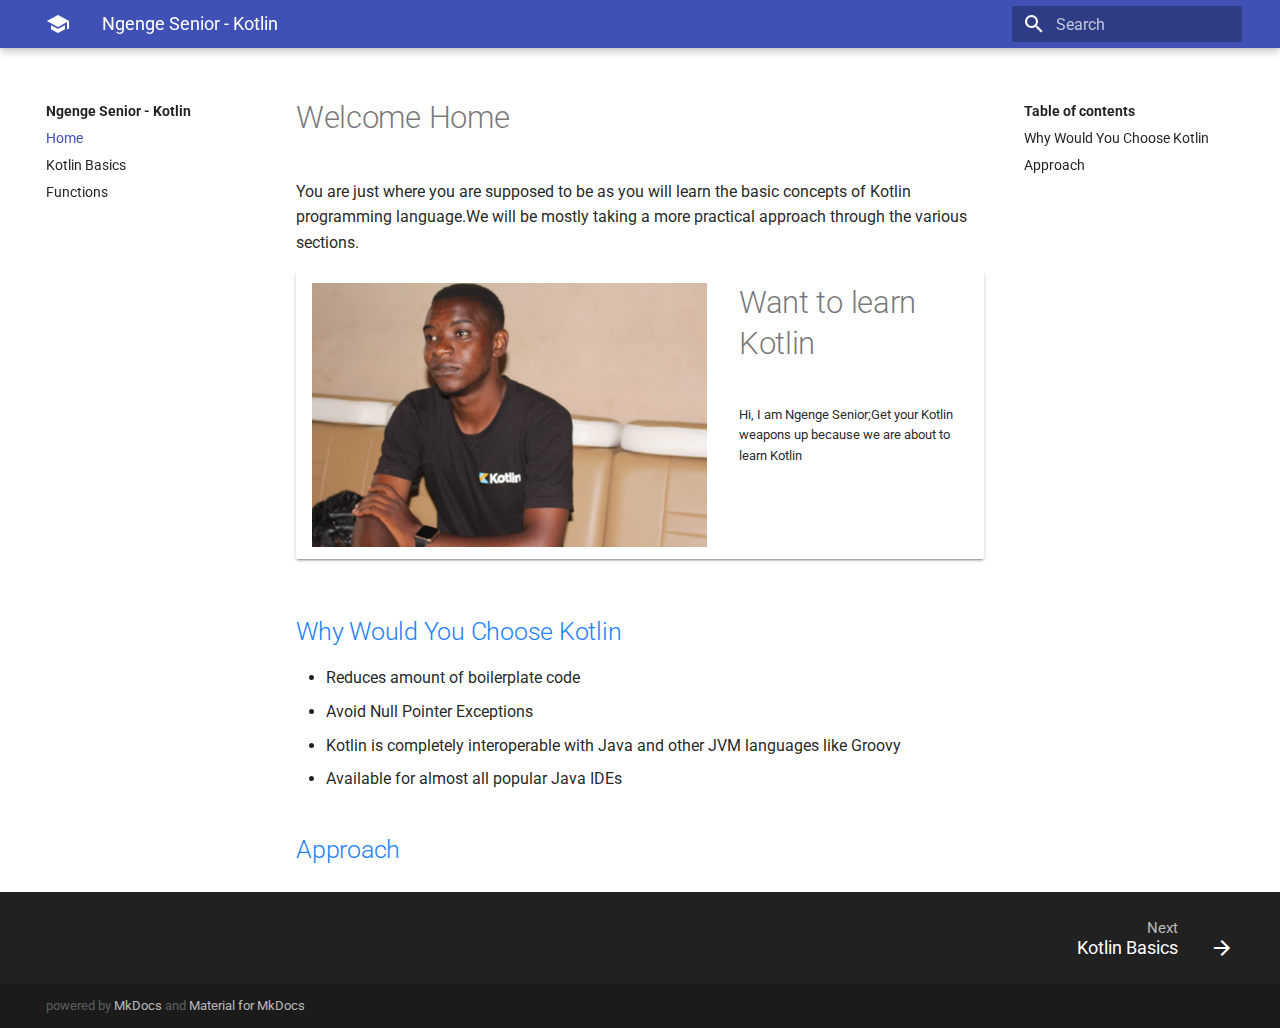
<file: index.html>
<!DOCTYPE html>
<html lang="en" class="no-js">
  <head>
    
      <meta charset="utf-8">
      <meta name="viewport" content="width=device-width,initial-scale=1">
      <meta http-equiv="x-ua-compatible" content="ie=edge">
      
      
      
      
        <meta name="lang:clipboard.copy" content="Copy to clipboard">
      
        <meta name="lang:clipboard.copied" content="Copied to clipboard">
      
        <meta name="lang:search.language" content="en">
      
        <meta name="lang:search.pipeline.stopwords" content="True">
      
        <meta name="lang:search.pipeline.trimmer" content="True">
      
        <meta name="lang:search.result.none" content="No matching documents">
      
        <meta name="lang:search.result.one" content="1 matching document">
      
        <meta name="lang:search.result.other" content="# matching documents">
      
        <meta name="lang:search.tokenizer" content="[\s\-]+">
      
      <link rel="shortcut icon" href="assets/images/favicon.png">
      <meta name="generator" content="mkdocs-1.0.4, mkdocs-material-3.1.0">
    
    
      
        <title>Ngenge Senior - Kotlin</title>
      
    
    
      <link rel="stylesheet" href="assets/stylesheets/application.11e41852.css">
      
      
    
    
      <script src="assets/javascripts/modernizr.20ef595d.js"></script>
    
    
      
        <link href="https://fonts.gstatic.com" rel="preconnect" crossorigin>
        <link rel="stylesheet" href="https://fonts.googleapis.com/css?family=Roboto:300,400,400i,700|Roboto+Mono">
        <style>body,input{font-family:"Roboto","Helvetica Neue",Helvetica,Arial,sans-serif}code,kbd,pre{font-family:"Roboto Mono","Courier New",Courier,monospace}</style>
      
    
    <link rel="stylesheet" href="assets/fonts/material-icons.css">
    
    
      <link rel="stylesheet" href="extra.css">
    
      <link rel="stylesheet" href="default.min.css">
    
    
  </head>
  
    <body dir="ltr">
  
    <svg class="md-svg">
      <defs>
        
        
      </defs>
    </svg>
    <input class="md-toggle" data-md-toggle="drawer" type="checkbox" id="__drawer" autocomplete="off">
    <input class="md-toggle" data-md-toggle="search" type="checkbox" id="__search" autocomplete="off">
    <label class="md-overlay" data-md-component="overlay" for="__drawer"></label>
    
      <a href="#welcome-home" tabindex="1" class="md-skip">
        Skip to content
      </a>
    
    
      <header class="md-header" data-md-component="header">
  <nav class="md-header-nav md-grid">
    <div class="md-flex">
      <div class="md-flex__cell md-flex__cell--shrink">
        <a href="." title="Ngenge Senior - Kotlin" class="md-header-nav__button md-logo">
          
            <i class="md-icon"></i>
          
        </a>
      </div>
      <div class="md-flex__cell md-flex__cell--shrink">
        <label class="md-icon md-icon--menu md-header-nav__button" for="__drawer"></label>
      </div>
      <div class="md-flex__cell md-flex__cell--stretch">
        <div class="md-flex__ellipsis md-header-nav__title" data-md-component="title">
          
            
              <span class="md-header-nav__topic">
                Ngenge Senior - Kotlin
              </span>
              <span class="md-header-nav__topic">
                Home
              </span>
            
          
        </div>
      </div>
      <div class="md-flex__cell md-flex__cell--shrink">
        
          
            <label class="md-icon md-icon--search md-header-nav__button" for="__search"></label>
            
<div class="md-search" data-md-component="search" role="dialog">
  <label class="md-search__overlay" for="__search"></label>
  <div class="md-search__inner" role="search">
    <form class="md-search__form" name="search">
      <input type="text" class="md-search__input" name="query" placeholder="Search" autocapitalize="off" autocorrect="off" autocomplete="off" spellcheck="false" data-md-component="query" data-md-state="active">
      <label class="md-icon md-search__icon" for="__search"></label>
      <button type="reset" class="md-icon md-search__icon" data-md-component="reset" tabindex="-1">
        &#xE5CD;
      </button>
    </form>
    <div class="md-search__output">
      <div class="md-search__scrollwrap" data-md-scrollfix>
        <div class="md-search-result" data-md-component="result">
          <div class="md-search-result__meta">
            Type to start searching
          </div>
          <ol class="md-search-result__list"></ol>
        </div>
      </div>
    </div>
  </div>
</div>
          
        
      </div>
      
    </div>
  </nav>
</header>
    
    <div class="md-container">
      
        
      
      
      <main class="md-main">
        <div class="md-main__inner md-grid" data-md-component="container">
          
            
              <div class="md-sidebar md-sidebar--primary" data-md-component="navigation">
                <div class="md-sidebar__scrollwrap">
                  <div class="md-sidebar__inner">
                    <nav class="md-nav md-nav--primary" data-md-level="0">
  <label class="md-nav__title md-nav__title--site" for="__drawer">
    <a href="." title="Ngenge Senior - Kotlin" class="md-nav__button md-logo">
      
        <i class="md-icon"></i>
      
    </a>
    Ngenge Senior - Kotlin
  </label>
  
  <ul class="md-nav__list" data-md-scrollfix>
    
      
      
      

  


  <li class="md-nav__item md-nav__item--active">
    
    <input class="md-toggle md-nav__toggle" data-md-toggle="toc" type="checkbox" id="__toc">
    
      
    
    
      <label class="md-nav__link md-nav__link--active" for="__toc">
        Home
      </label>
    
    <a href="." title="Home" class="md-nav__link md-nav__link--active">
      Home
    </a>
    
      
<nav class="md-nav md-nav--secondary">
  
  
    
  
  
    <label class="md-nav__title" for="__toc">Table of contents</label>
    <ul class="md-nav__list" data-md-scrollfix>
      
        <li class="md-nav__item">
  <a href="#why-would-you-choose-kotlin" title="Why Would You Choose Kotlin" class="md-nav__link">
    Why Would You Choose Kotlin
  </a>
  
</li>
      
        <li class="md-nav__item">
  <a href="#approach" title="Approach" class="md-nav__link">
    Approach
  </a>
  
</li>
      
      
      
      
      
    </ul>
  
</nav>
    
  </li>

    
      
      
      


  <li class="md-nav__item">
    <a href="basics/" title="Kotlin Basics" class="md-nav__link">
      Kotlin Basics
    </a>
  </li>

    
      
      
      


  <li class="md-nav__item">
    <a href="functions/" title="Functions" class="md-nav__link">
      Functions
    </a>
  </li>

    
  </ul>
</nav>
                  </div>
                </div>
              </div>
            
            
              <div class="md-sidebar md-sidebar--secondary" data-md-component="toc">
                <div class="md-sidebar__scrollwrap">
                  <div class="md-sidebar__inner">
                    
<nav class="md-nav md-nav--secondary">
  
  
    
  
  
    <label class="md-nav__title" for="__toc">Table of contents</label>
    <ul class="md-nav__list" data-md-scrollfix>
      
        <li class="md-nav__item">
  <a href="#why-would-you-choose-kotlin" title="Why Would You Choose Kotlin" class="md-nav__link">
    Why Would You Choose Kotlin
  </a>
  
</li>
      
        <li class="md-nav__item">
  <a href="#approach" title="Approach" class="md-nav__link">
    Approach
  </a>
  
</li>
      
      
      
      
      
    </ul>
  
</nav>
                  </div>
                </div>
              </div>
            
          
          <div class="md-content">
            <article class="md-content__inner md-typeset">
              
                
                
                <h1 id="welcome-home">Welcome Home</h1>
<p>You are just where you are supposed to be as you will learn the basic concepts of Kotlin programming language.We will be mostly taking a more practical approach through the various sections.</p>
<table>

<tr>
<td>
<img src="images/ngenge.jpeg" style="float:left;">
</td>
<td>
<h1> Want to learn Kotlin</h1>

<p>Hi, I am Ngenge Senior;Get your Kotlin weapons up because we are about to learn Kotlin
</>
</tr>

</table>

<blockquote></blockquote>
<h2 id="why-would-you-choose-kotlin">Why Would You Choose Kotlin</h2>
<ul>
<li>Reduces amount of boilerplate code</li>
<li>Avoid Null Pointer Exceptions</li>
<li>Kotlin is completely interoperable with Java and other JVM languages like Groovy</li>
<li>Available for almost all popular Java IDEs</li>
</ul>
<h2 id="approach">Approach</h2>
                
                  
                
              
              
                


              
            </article>
          </div>
        </div>
      </main>
      
        
<footer class="md-footer">
  
    <div class="md-footer-nav">
      <nav class="md-footer-nav__inner md-grid">
        
        
          <a href="basics/" title="Kotlin Basics" class="md-flex md-footer-nav__link md-footer-nav__link--next" rel="next">
            <div class="md-flex__cell md-flex__cell--stretch md-footer-nav__title">
              <span class="md-flex__ellipsis">
                <span class="md-footer-nav__direction">
                  Next
                </span>
                Kotlin Basics
              </span>
            </div>
            <div class="md-flex__cell md-flex__cell--shrink">
              <i class="md-icon md-icon--arrow-forward md-footer-nav__button"></i>
            </div>
          </a>
        
      </nav>
    </div>
  
  <div class="md-footer-meta md-typeset">
    <div class="md-footer-meta__inner md-grid">
      <div class="md-footer-copyright">
        
        powered by
        <a href="https://www.mkdocs.org">MkDocs</a>
        and
        <a href="https://squidfunk.github.io/mkdocs-material/">
          Material for MkDocs</a>
      </div>
      
        
      
    </div>
  </div>
</footer>
      
    </div>
    
      <script src="assets/javascripts/application.9e1f3b71.js"></script>
      
      <script>app.initialize({version:"1.0.4",url:{base:"."}})</script>
      
        <script src="extra_js/highlight.min.js"></script>
      
        <script src="extra_js/init.js"></script>
      
        <script src="extra_js/playground.min.js"></script>
      
        <script src="extra_js/init_play.js"></script>
      
    
    
      
    
  </body>
</html>
</file>
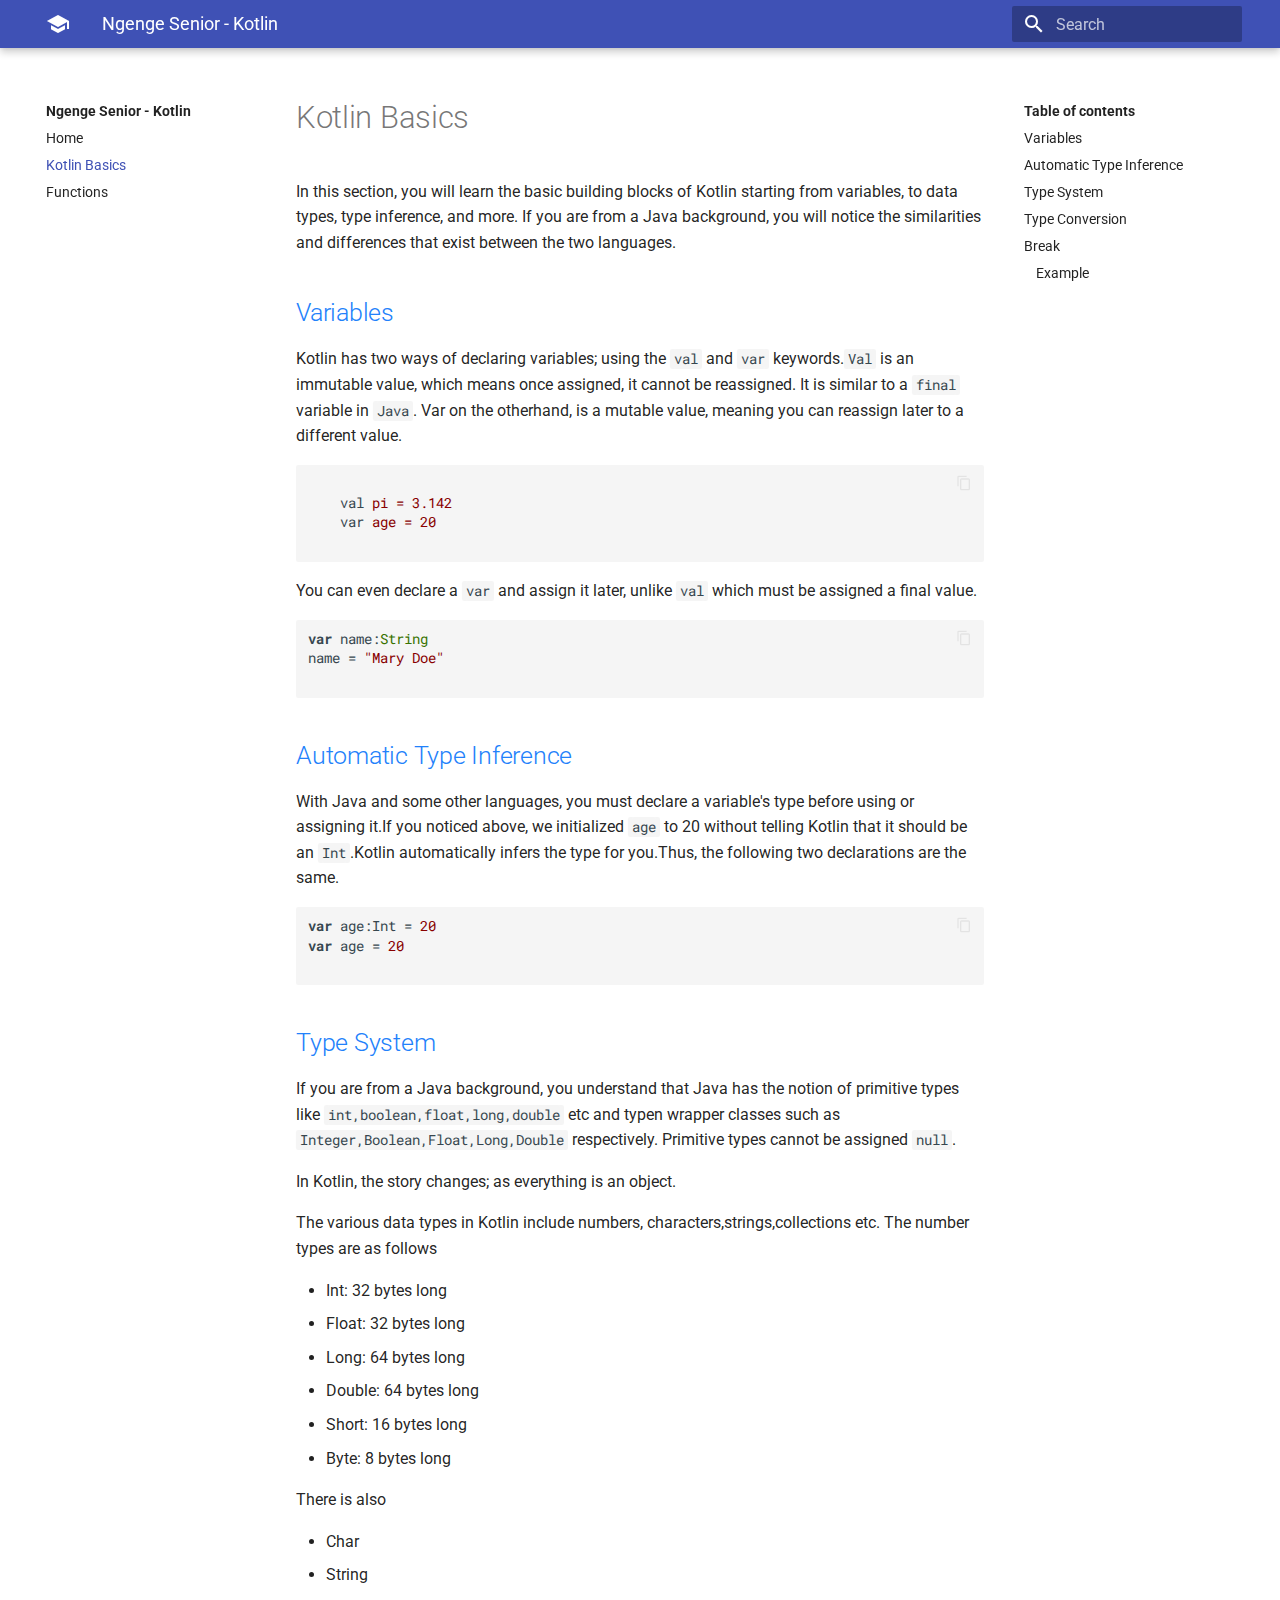
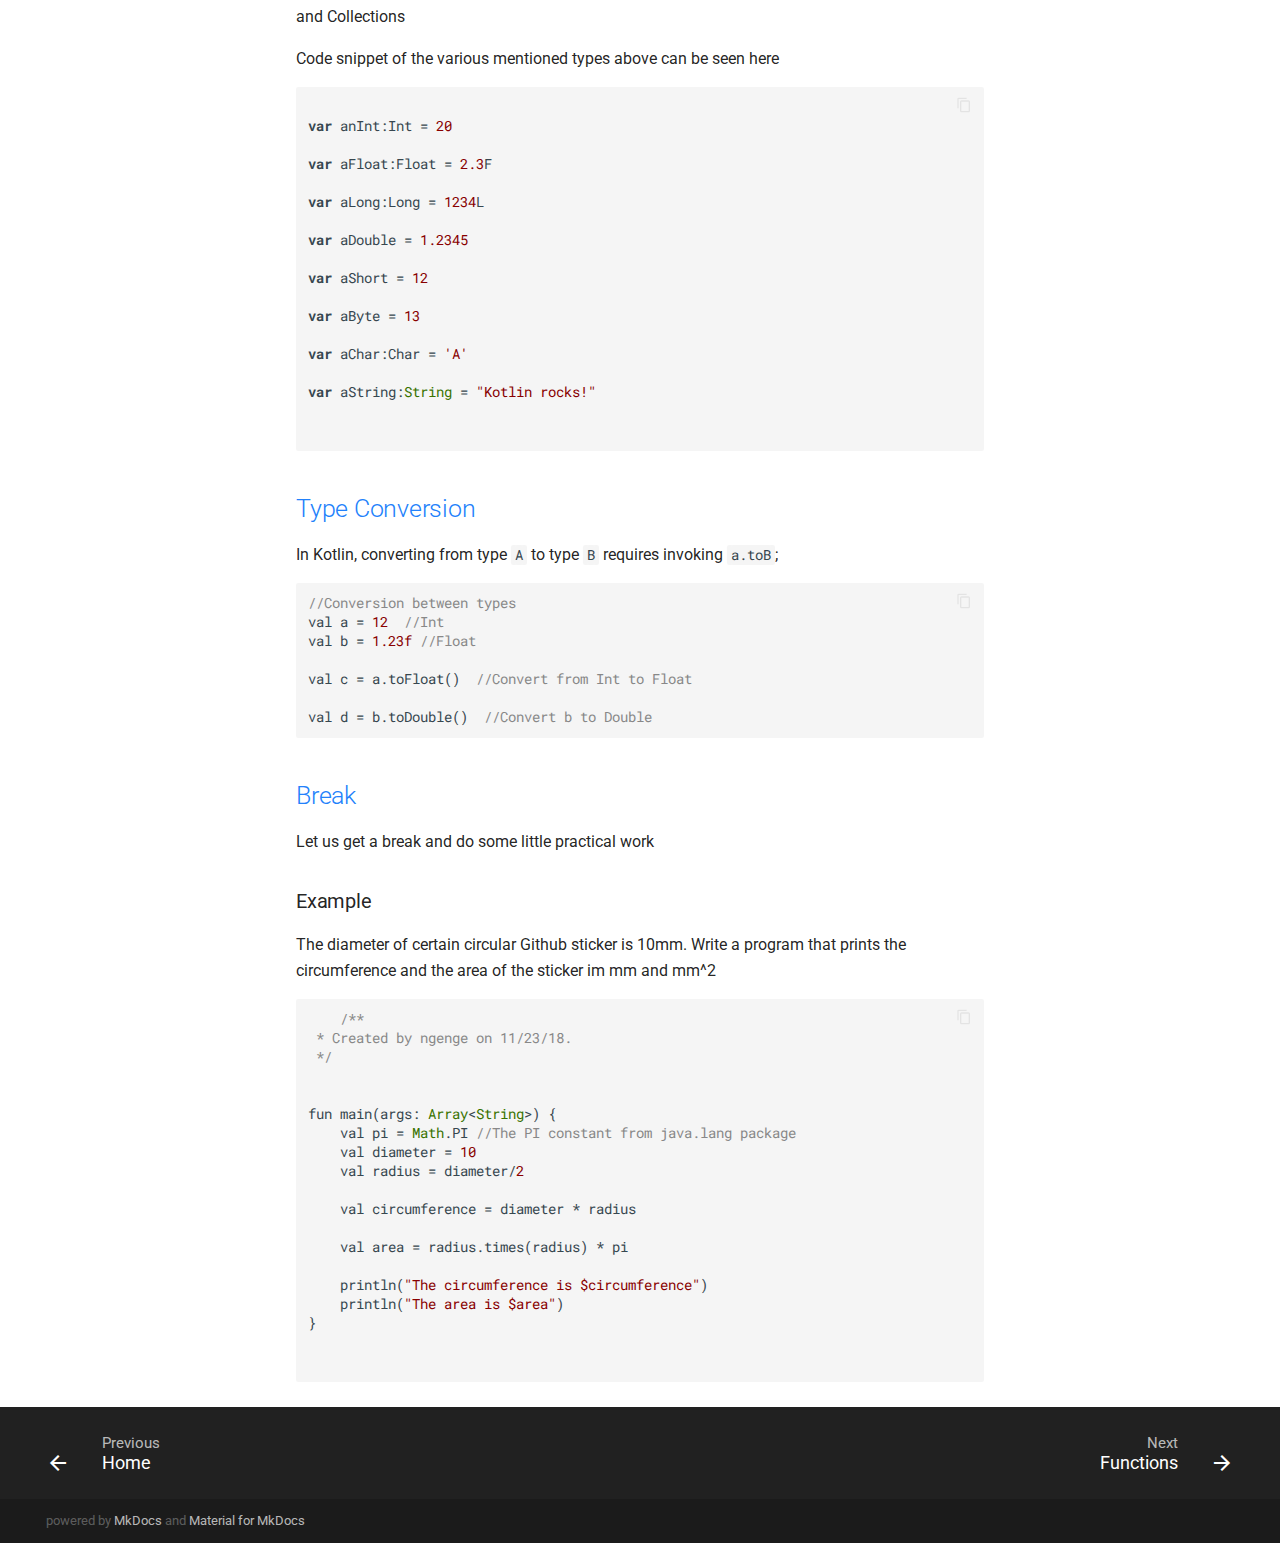
<file: basics/index.html>
<!DOCTYPE html>
<html lang="en" class="no-js">
  <head>
    
      <meta charset="utf-8">
      <meta name="viewport" content="width=device-width,initial-scale=1">
      <meta http-equiv="x-ua-compatible" content="ie=edge">
      
      
      
      
        <meta name="lang:clipboard.copy" content="Copy to clipboard">
      
        <meta name="lang:clipboard.copied" content="Copied to clipboard">
      
        <meta name="lang:search.language" content="en">
      
        <meta name="lang:search.pipeline.stopwords" content="True">
      
        <meta name="lang:search.pipeline.trimmer" content="True">
      
        <meta name="lang:search.result.none" content="No matching documents">
      
        <meta name="lang:search.result.one" content="1 matching document">
      
        <meta name="lang:search.result.other" content="# matching documents">
      
        <meta name="lang:search.tokenizer" content="[\s\-]+">
      
      <link rel="shortcut icon" href="../assets/images/favicon.png">
      <meta name="generator" content="mkdocs-1.0.4, mkdocs-material-3.1.0">
    
    
      
        <title>Kotlin Basics - Ngenge Senior - Kotlin</title>
      
    
    
      <link rel="stylesheet" href="../assets/stylesheets/application.11e41852.css">
      
      
    
    
      <script src="../assets/javascripts/modernizr.20ef595d.js"></script>
    
    
      
        <link href="https://fonts.gstatic.com" rel="preconnect" crossorigin>
        <link rel="stylesheet" href="https://fonts.googleapis.com/css?family=Roboto:300,400,400i,700|Roboto+Mono">
        <style>body,input{font-family:"Roboto","Helvetica Neue",Helvetica,Arial,sans-serif}code,kbd,pre{font-family:"Roboto Mono","Courier New",Courier,monospace}</style>
      
    
    <link rel="stylesheet" href="../assets/fonts/material-icons.css">
    
    
      <link rel="stylesheet" href="../extra.css">
    
      <link rel="stylesheet" href="../default.min.css">
    
    
  </head>
  
    <body dir="ltr">
  
    <svg class="md-svg">
      <defs>
        
        
      </defs>
    </svg>
    <input class="md-toggle" data-md-toggle="drawer" type="checkbox" id="__drawer" autocomplete="off">
    <input class="md-toggle" data-md-toggle="search" type="checkbox" id="__search" autocomplete="off">
    <label class="md-overlay" data-md-component="overlay" for="__drawer"></label>
    
      <a href="#kotlin-basics" tabindex="1" class="md-skip">
        Skip to content
      </a>
    
    
      <header class="md-header" data-md-component="header">
  <nav class="md-header-nav md-grid">
    <div class="md-flex">
      <div class="md-flex__cell md-flex__cell--shrink">
        <a href=".." title="Ngenge Senior - Kotlin" class="md-header-nav__button md-logo">
          
            <i class="md-icon"></i>
          
        </a>
      </div>
      <div class="md-flex__cell md-flex__cell--shrink">
        <label class="md-icon md-icon--menu md-header-nav__button" for="__drawer"></label>
      </div>
      <div class="md-flex__cell md-flex__cell--stretch">
        <div class="md-flex__ellipsis md-header-nav__title" data-md-component="title">
          
            
              <span class="md-header-nav__topic">
                Ngenge Senior - Kotlin
              </span>
              <span class="md-header-nav__topic">
                Kotlin Basics
              </span>
            
          
        </div>
      </div>
      <div class="md-flex__cell md-flex__cell--shrink">
        
          
            <label class="md-icon md-icon--search md-header-nav__button" for="__search"></label>
            
<div class="md-search" data-md-component="search" role="dialog">
  <label class="md-search__overlay" for="__search"></label>
  <div class="md-search__inner" role="search">
    <form class="md-search__form" name="search">
      <input type="text" class="md-search__input" name="query" placeholder="Search" autocapitalize="off" autocorrect="off" autocomplete="off" spellcheck="false" data-md-component="query" data-md-state="active">
      <label class="md-icon md-search__icon" for="__search"></label>
      <button type="reset" class="md-icon md-search__icon" data-md-component="reset" tabindex="-1">
        &#xE5CD;
      </button>
    </form>
    <div class="md-search__output">
      <div class="md-search__scrollwrap" data-md-scrollfix>
        <div class="md-search-result" data-md-component="result">
          <div class="md-search-result__meta">
            Type to start searching
          </div>
          <ol class="md-search-result__list"></ol>
        </div>
      </div>
    </div>
  </div>
</div>
          
        
      </div>
      
    </div>
  </nav>
</header>
    
    <div class="md-container">
      
        
      
      
      <main class="md-main">
        <div class="md-main__inner md-grid" data-md-component="container">
          
            
              <div class="md-sidebar md-sidebar--primary" data-md-component="navigation">
                <div class="md-sidebar__scrollwrap">
                  <div class="md-sidebar__inner">
                    <nav class="md-nav md-nav--primary" data-md-level="0">
  <label class="md-nav__title md-nav__title--site" for="__drawer">
    <a href=".." title="Ngenge Senior - Kotlin" class="md-nav__button md-logo">
      
        <i class="md-icon"></i>
      
    </a>
    Ngenge Senior - Kotlin
  </label>
  
  <ul class="md-nav__list" data-md-scrollfix>
    
      
      
      


  <li class="md-nav__item">
    <a href=".." title="Home" class="md-nav__link">
      Home
    </a>
  </li>

    
      
      
      

  


  <li class="md-nav__item md-nav__item--active">
    
    <input class="md-toggle md-nav__toggle" data-md-toggle="toc" type="checkbox" id="__toc">
    
      
    
    
      <label class="md-nav__link md-nav__link--active" for="__toc">
        Kotlin Basics
      </label>
    
    <a href="./" title="Kotlin Basics" class="md-nav__link md-nav__link--active">
      Kotlin Basics
    </a>
    
      
<nav class="md-nav md-nav--secondary">
  
  
    
  
  
    <label class="md-nav__title" for="__toc">Table of contents</label>
    <ul class="md-nav__list" data-md-scrollfix>
      
        <li class="md-nav__item">
  <a href="#variables" title="Variables" class="md-nav__link">
    Variables
  </a>
  
</li>
      
        <li class="md-nav__item">
  <a href="#automatic-type-inference" title="Automatic Type Inference" class="md-nav__link">
    Automatic Type Inference
  </a>
  
</li>
      
        <li class="md-nav__item">
  <a href="#type-system" title="Type System" class="md-nav__link">
    Type System
  </a>
  
</li>
      
        <li class="md-nav__item">
  <a href="#type-conversion" title="Type Conversion" class="md-nav__link">
    Type Conversion
  </a>
  
</li>
      
        <li class="md-nav__item">
  <a href="#break" title="Break" class="md-nav__link">
    Break
  </a>
  
    <nav class="md-nav">
      <ul class="md-nav__list">
        
          <li class="md-nav__item">
  <a href="#example" title="Example" class="md-nav__link">
    Example
  </a>
  
</li>
        
      </ul>
    </nav>
  
</li>
      
      
      
      
      
    </ul>
  
</nav>
    
  </li>

    
      
      
      


  <li class="md-nav__item">
    <a href="../functions/" title="Functions" class="md-nav__link">
      Functions
    </a>
  </li>

    
  </ul>
</nav>
                  </div>
                </div>
              </div>
            
            
              <div class="md-sidebar md-sidebar--secondary" data-md-component="toc">
                <div class="md-sidebar__scrollwrap">
                  <div class="md-sidebar__inner">
                    
<nav class="md-nav md-nav--secondary">
  
  
    
  
  
    <label class="md-nav__title" for="__toc">Table of contents</label>
    <ul class="md-nav__list" data-md-scrollfix>
      
        <li class="md-nav__item">
  <a href="#variables" title="Variables" class="md-nav__link">
    Variables
  </a>
  
</li>
      
        <li class="md-nav__item">
  <a href="#automatic-type-inference" title="Automatic Type Inference" class="md-nav__link">
    Automatic Type Inference
  </a>
  
</li>
      
        <li class="md-nav__item">
  <a href="#type-system" title="Type System" class="md-nav__link">
    Type System
  </a>
  
</li>
      
        <li class="md-nav__item">
  <a href="#type-conversion" title="Type Conversion" class="md-nav__link">
    Type Conversion
  </a>
  
</li>
      
        <li class="md-nav__item">
  <a href="#break" title="Break" class="md-nav__link">
    Break
  </a>
  
    <nav class="md-nav">
      <ul class="md-nav__list">
        
          <li class="md-nav__item">
  <a href="#example" title="Example" class="md-nav__link">
    Example
  </a>
  
</li>
        
      </ul>
    </nav>
  
</li>
      
      
      
      
      
    </ul>
  
</nav>
                  </div>
                </div>
              </div>
            
          
          <div class="md-content">
            <article class="md-content__inner md-typeset">
              
                
                
                <h1 id="kotlin-basics">Kotlin Basics</h1>
<p>In this section, you will learn the basic building blocks of Kotlin starting from variables, to data types, type inference, and more. If you are from a Java background, you will notice the similarities and differences that exist between the two languages.</p>
<h2 id="variables">Variables</h2>
<p>Kotlin has two ways of declaring variables; using the <code>val</code>  and  <code>var</code> keywords.<code>Val</code> is an immutable value, which means once assigned, it cannot be reassigned. It is similar to a <code>final</code> variable in <code>Java</code>. Var on the otherhand, is a mutable value, meaning you can reassign later to a different value.</p>
<pre><code class="kotlin">
    val pi = 3.142
    var age = 20

</code></pre>

<p>You can even declare a <code>var</code> and assign it later, unlike <code>val</code> which must be assigned a final value.</p>
<pre><code class="kotlin">var name:String
name = &quot;Mary Doe&quot;

</code></pre>

<h2 id="automatic-type-inference">Automatic Type Inference</h2>
<p>With Java and some other languages, you must declare a variable's type before using or assigning it.If you noticed above, we initialized <code>age</code> to 20 without telling Kotlin that it should be an <code>Int</code>.Kotlin automatically infers the type for you.Thus, the following two declarations are the same.</p>
<pre><code class="kotlin">var age:Int = 20
var age = 20

</code></pre>

<h2 id="type-system">Type System</h2>
<p>If you are from a Java background, you understand that Java has the notion of primitive types like <code>int,boolean,float,long,double</code> etc and typen wrapper classes such as <code>Integer,Boolean,Float,Long,Double</code> respectively. Primitive types cannot be assigned <code>null</code>.</p>
<p>In Kotlin, the story changes; as everything is an object. </p>
<p>The various data types in Kotlin include numbers, characters,strings,collections etc.
The number types are as follows</p>
<ul>
<li>Int: 32 bytes long</li>
<li>Float: 32 bytes long</li>
<li>Long: 64 bytes long</li>
<li>Double: 64 bytes long</li>
<li>Short: 16 bytes long</li>
<li>Byte: 8 bytes long</li>
</ul>
<p>There is also </p>
<ul>
<li>
<p>Char</p>
</li>
<li>
<p>String</p>
</li>
</ul>
<p>and Collections</p>
<p>Code snippet of the various mentioned types above can be seen here</p>
<pre><code class="kotlin">
var anInt:Int = 20

var aFloat:Float = 2.3F

var aLong:Long = 1234L

var aDouble = 1.2345

var aShort = 12

var aByte = 13

var aChar:Char = 'A'

var aString:String = &quot;Kotlin rocks!&quot;


</code></pre>

<h2 id="type-conversion">Type Conversion</h2>
<p>In Kotlin, converting from type <code>A</code> to type <code>B</code> requires invoking <code>a.toB</code>;</p>
<pre><code>//Conversion between types
val a = 12  //Int
val b = 1.23f //Float

val c = a.toFloat()  //Convert from Int to Float

val d = b.toDouble()  //Convert b to Double
</code></pre>

<h2 id="break">Break</h2>
<p>Let us get a break and do some little practical work</p>
<h3 id="example">Example</h3>
<p>The diameter of certain circular Github sticker is 10mm. Write a program that prints the circumference and the area of the sticker im mm and mm^2</p>
<pre><code class="kotlin">    /**
 * Created by ngenge on 11/23/18.
 */


fun main(args: Array&lt;String&gt;) {
    val pi = Math.PI //The PI constant from java.lang package
    val diameter = 10
    val radius = diameter/2

    val circumference = diameter * radius

    val area = radius.times(radius) * pi

    println(&quot;The circumference is $circumference&quot;)
    println(&quot;The area is $area&quot;)
}


</code></pre>
                
                  
                
              
              
                


              
            </article>
          </div>
        </div>
      </main>
      
        
<footer class="md-footer">
  
    <div class="md-footer-nav">
      <nav class="md-footer-nav__inner md-grid">
        
          <a href=".." title="Home" class="md-flex md-footer-nav__link md-footer-nav__link--prev" rel="prev">
            <div class="md-flex__cell md-flex__cell--shrink">
              <i class="md-icon md-icon--arrow-back md-footer-nav__button"></i>
            </div>
            <div class="md-flex__cell md-flex__cell--stretch md-footer-nav__title">
              <span class="md-flex__ellipsis">
                <span class="md-footer-nav__direction">
                  Previous
                </span>
                Home
              </span>
            </div>
          </a>
        
        
          <a href="../functions/" title="Functions" class="md-flex md-footer-nav__link md-footer-nav__link--next" rel="next">
            <div class="md-flex__cell md-flex__cell--stretch md-footer-nav__title">
              <span class="md-flex__ellipsis">
                <span class="md-footer-nav__direction">
                  Next
                </span>
                Functions
              </span>
            </div>
            <div class="md-flex__cell md-flex__cell--shrink">
              <i class="md-icon md-icon--arrow-forward md-footer-nav__button"></i>
            </div>
          </a>
        
      </nav>
    </div>
  
  <div class="md-footer-meta md-typeset">
    <div class="md-footer-meta__inner md-grid">
      <div class="md-footer-copyright">
        
        powered by
        <a href="https://www.mkdocs.org">MkDocs</a>
        and
        <a href="https://squidfunk.github.io/mkdocs-material/">
          Material for MkDocs</a>
      </div>
      
        
      
    </div>
  </div>
</footer>
      
    </div>
    
      <script src="../assets/javascripts/application.9e1f3b71.js"></script>
      
      <script>app.initialize({version:"1.0.4",url:{base:".."}})</script>
      
        <script src="../extra_js/highlight.min.js"></script>
      
        <script src="../extra_js/init.js"></script>
      
        <script src="../extra_js/playground.min.js"></script>
      
        <script src="../extra_js/init_play.js"></script>
      
    
    
      
    
  </body>
</html>
</file>
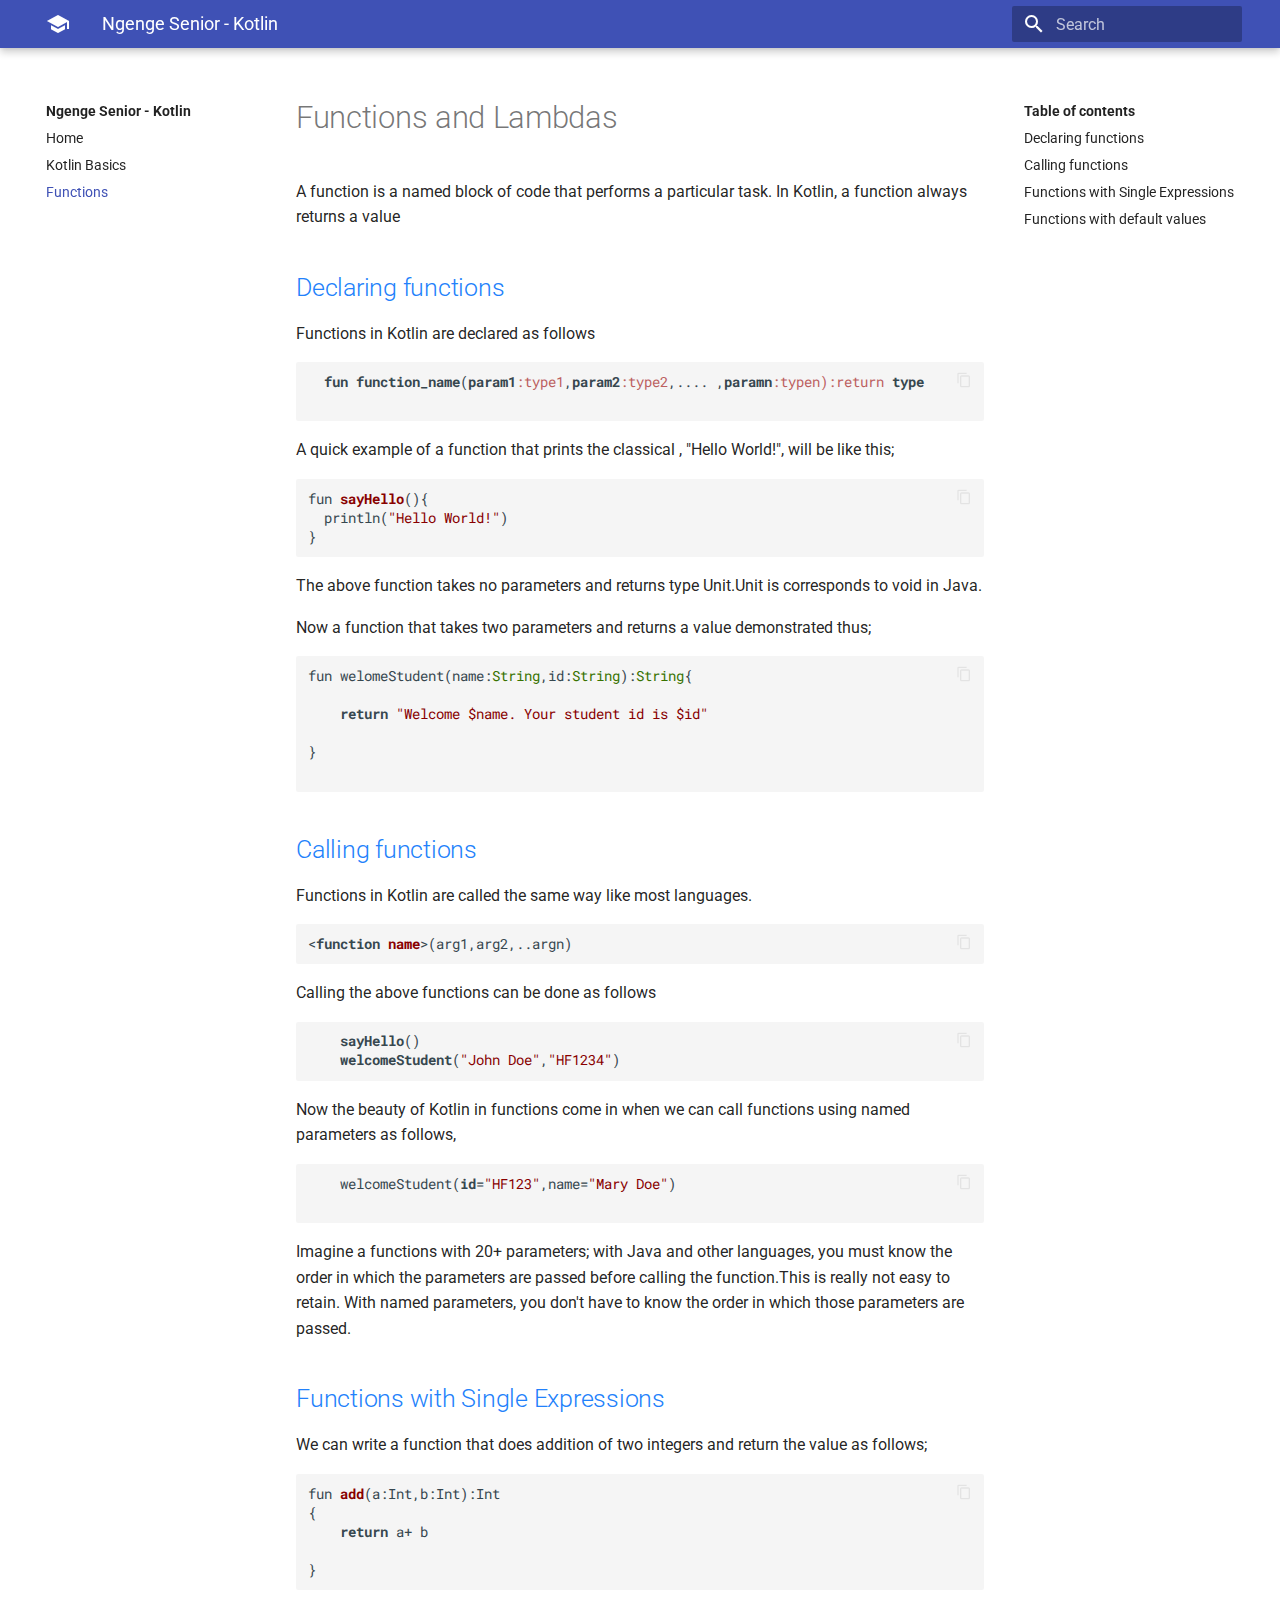
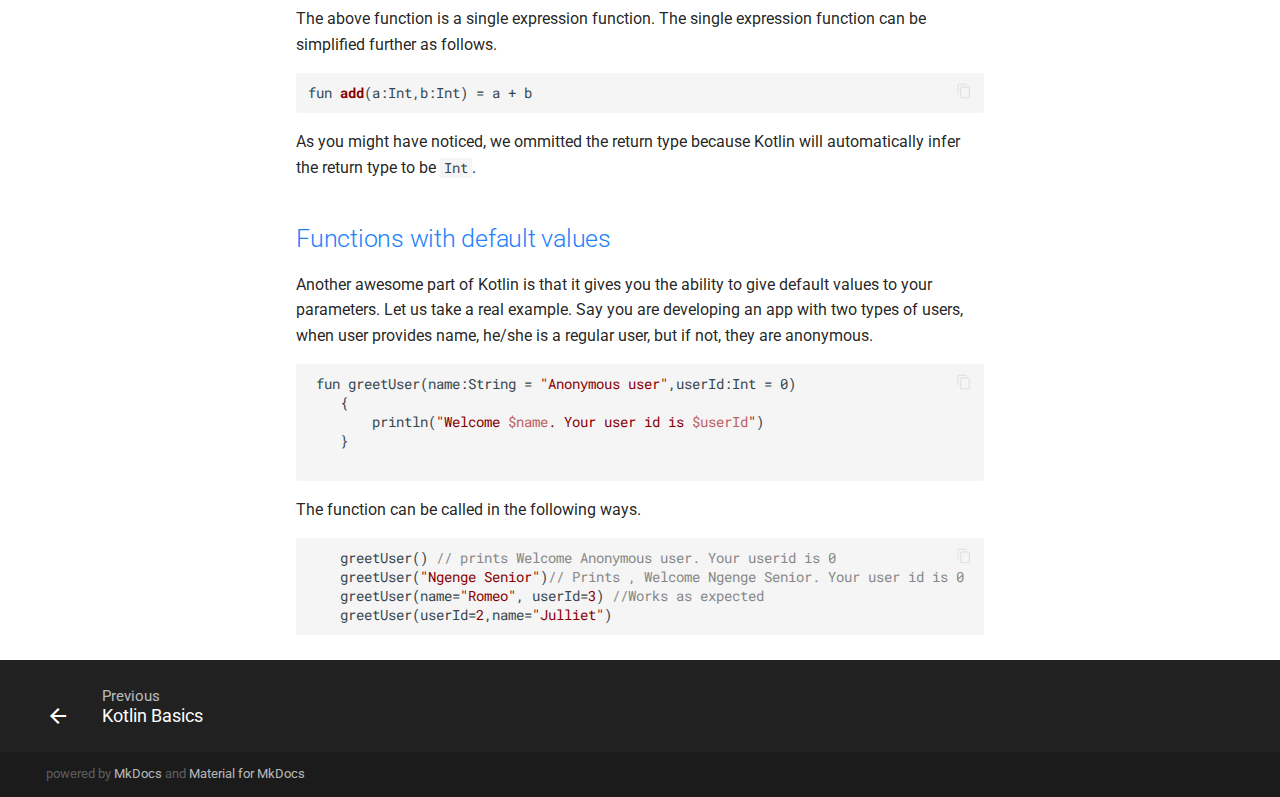
<file: functions/index.html>
<!DOCTYPE html>
<html lang="en" class="no-js">
  <head>
    
      <meta charset="utf-8">
      <meta name="viewport" content="width=device-width,initial-scale=1">
      <meta http-equiv="x-ua-compatible" content="ie=edge">
      
      
      
      
        <meta name="lang:clipboard.copy" content="Copy to clipboard">
      
        <meta name="lang:clipboard.copied" content="Copied to clipboard">
      
        <meta name="lang:search.language" content="en">
      
        <meta name="lang:search.pipeline.stopwords" content="True">
      
        <meta name="lang:search.pipeline.trimmer" content="True">
      
        <meta name="lang:search.result.none" content="No matching documents">
      
        <meta name="lang:search.result.one" content="1 matching document">
      
        <meta name="lang:search.result.other" content="# matching documents">
      
        <meta name="lang:search.tokenizer" content="[\s\-]+">
      
      <link rel="shortcut icon" href="../assets/images/favicon.png">
      <meta name="generator" content="mkdocs-1.0.4, mkdocs-material-3.1.0">
    
    
      
        <title>Functions - Ngenge Senior - Kotlin</title>
      
    
    
      <link rel="stylesheet" href="../assets/stylesheets/application.11e41852.css">
      
      
    
    
      <script src="../assets/javascripts/modernizr.20ef595d.js"></script>
    
    
      
        <link href="https://fonts.gstatic.com" rel="preconnect" crossorigin>
        <link rel="stylesheet" href="https://fonts.googleapis.com/css?family=Roboto:300,400,400i,700|Roboto+Mono">
        <style>body,input{font-family:"Roboto","Helvetica Neue",Helvetica,Arial,sans-serif}code,kbd,pre{font-family:"Roboto Mono","Courier New",Courier,monospace}</style>
      
    
    <link rel="stylesheet" href="../assets/fonts/material-icons.css">
    
    
      <link rel="stylesheet" href="../extra.css">
    
      <link rel="stylesheet" href="../default.min.css">
    
    
  </head>
  
    <body dir="ltr">
  
    <svg class="md-svg">
      <defs>
        
        
      </defs>
    </svg>
    <input class="md-toggle" data-md-toggle="drawer" type="checkbox" id="__drawer" autocomplete="off">
    <input class="md-toggle" data-md-toggle="search" type="checkbox" id="__search" autocomplete="off">
    <label class="md-overlay" data-md-component="overlay" for="__drawer"></label>
    
      <a href="#functions-and-lambdas" tabindex="1" class="md-skip">
        Skip to content
      </a>
    
    
      <header class="md-header" data-md-component="header">
  <nav class="md-header-nav md-grid">
    <div class="md-flex">
      <div class="md-flex__cell md-flex__cell--shrink">
        <a href=".." title="Ngenge Senior - Kotlin" class="md-header-nav__button md-logo">
          
            <i class="md-icon"></i>
          
        </a>
      </div>
      <div class="md-flex__cell md-flex__cell--shrink">
        <label class="md-icon md-icon--menu md-header-nav__button" for="__drawer"></label>
      </div>
      <div class="md-flex__cell md-flex__cell--stretch">
        <div class="md-flex__ellipsis md-header-nav__title" data-md-component="title">
          
            
              <span class="md-header-nav__topic">
                Ngenge Senior - Kotlin
              </span>
              <span class="md-header-nav__topic">
                Functions
              </span>
            
          
        </div>
      </div>
      <div class="md-flex__cell md-flex__cell--shrink">
        
          
            <label class="md-icon md-icon--search md-header-nav__button" for="__search"></label>
            
<div class="md-search" data-md-component="search" role="dialog">
  <label class="md-search__overlay" for="__search"></label>
  <div class="md-search__inner" role="search">
    <form class="md-search__form" name="search">
      <input type="text" class="md-search__input" name="query" placeholder="Search" autocapitalize="off" autocorrect="off" autocomplete="off" spellcheck="false" data-md-component="query" data-md-state="active">
      <label class="md-icon md-search__icon" for="__search"></label>
      <button type="reset" class="md-icon md-search__icon" data-md-component="reset" tabindex="-1">
        &#xE5CD;
      </button>
    </form>
    <div class="md-search__output">
      <div class="md-search__scrollwrap" data-md-scrollfix>
        <div class="md-search-result" data-md-component="result">
          <div class="md-search-result__meta">
            Type to start searching
          </div>
          <ol class="md-search-result__list"></ol>
        </div>
      </div>
    </div>
  </div>
</div>
          
        
      </div>
      
    </div>
  </nav>
</header>
    
    <div class="md-container">
      
        
      
      
      <main class="md-main">
        <div class="md-main__inner md-grid" data-md-component="container">
          
            
              <div class="md-sidebar md-sidebar--primary" data-md-component="navigation">
                <div class="md-sidebar__scrollwrap">
                  <div class="md-sidebar__inner">
                    <nav class="md-nav md-nav--primary" data-md-level="0">
  <label class="md-nav__title md-nav__title--site" for="__drawer">
    <a href=".." title="Ngenge Senior - Kotlin" class="md-nav__button md-logo">
      
        <i class="md-icon"></i>
      
    </a>
    Ngenge Senior - Kotlin
  </label>
  
  <ul class="md-nav__list" data-md-scrollfix>
    
      
      
      


  <li class="md-nav__item">
    <a href=".." title="Home" class="md-nav__link">
      Home
    </a>
  </li>

    
      
      
      


  <li class="md-nav__item">
    <a href="../basics/" title="Kotlin Basics" class="md-nav__link">
      Kotlin Basics
    </a>
  </li>

    
      
      
      

  


  <li class="md-nav__item md-nav__item--active">
    
    <input class="md-toggle md-nav__toggle" data-md-toggle="toc" type="checkbox" id="__toc">
    
      
    
    
      <label class="md-nav__link md-nav__link--active" for="__toc">
        Functions
      </label>
    
    <a href="./" title="Functions" class="md-nav__link md-nav__link--active">
      Functions
    </a>
    
      
<nav class="md-nav md-nav--secondary">
  
  
    
  
  
    <label class="md-nav__title" for="__toc">Table of contents</label>
    <ul class="md-nav__list" data-md-scrollfix>
      
        <li class="md-nav__item">
  <a href="#declaring-functions" title="Declaring functions" class="md-nav__link">
    Declaring functions
  </a>
  
</li>
      
        <li class="md-nav__item">
  <a href="#calling-functions" title="Calling functions" class="md-nav__link">
    Calling functions
  </a>
  
</li>
      
        <li class="md-nav__item">
  <a href="#functions-with-single-expressions" title="Functions with Single Expressions" class="md-nav__link">
    Functions with Single Expressions
  </a>
  
</li>
      
        <li class="md-nav__item">
  <a href="#functions-with-default-values" title="Functions with default values" class="md-nav__link">
    Functions with default values
  </a>
  
</li>
      
      
      
      
      
    </ul>
  
</nav>
    
  </li>

    
  </ul>
</nav>
                  </div>
                </div>
              </div>
            
            
              <div class="md-sidebar md-sidebar--secondary" data-md-component="toc">
                <div class="md-sidebar__scrollwrap">
                  <div class="md-sidebar__inner">
                    
<nav class="md-nav md-nav--secondary">
  
  
    
  
  
    <label class="md-nav__title" for="__toc">Table of contents</label>
    <ul class="md-nav__list" data-md-scrollfix>
      
        <li class="md-nav__item">
  <a href="#declaring-functions" title="Declaring functions" class="md-nav__link">
    Declaring functions
  </a>
  
</li>
      
        <li class="md-nav__item">
  <a href="#calling-functions" title="Calling functions" class="md-nav__link">
    Calling functions
  </a>
  
</li>
      
        <li class="md-nav__item">
  <a href="#functions-with-single-expressions" title="Functions with Single Expressions" class="md-nav__link">
    Functions with Single Expressions
  </a>
  
</li>
      
        <li class="md-nav__item">
  <a href="#functions-with-default-values" title="Functions with default values" class="md-nav__link">
    Functions with default values
  </a>
  
</li>
      
      
      
      
      
    </ul>
  
</nav>
                  </div>
                </div>
              </div>
            
          
          <div class="md-content">
            <article class="md-content__inner md-typeset">
              
                
                
                <h1 id="functions-and-lambdas">Functions and Lambdas</h1>
<p>A function is a named block of code that performs a particular task. In Kotlin, a function always returns a value</p>
<h2 id="declaring-functions">Declaring functions</h2>
<p>Functions in Kotlin are declared as follows</p>
<pre><code class="kotlin">  fun function_name(param1:type1,param2:type2,.... ,paramn:typen):return type

</code></pre>

<p>A quick example of a function that prints the classical , "Hello World!", will be like this;</p>
<pre><code class="kotlin">fun sayHello(){
  println(&quot;Hello World!&quot;)
}
</code></pre>

<p>The above function takes no parameters and returns type Unit.Unit is corresponds to void in Java.</p>
<p>Now a function that takes two parameters and returns a value demonstrated thus;</p>
<pre><code class="kotlin">fun welomeStudent(name:String,id:String):String{

    return &quot;Welcome $name. Your student id is $id&quot;

}

</code></pre>

<h2 id="calling-functions">Calling functions</h2>
<p>Functions in Kotlin are called the same way like most languages.</p>
<pre><code class="kotlin">&lt;function name&gt;(arg1,arg2,..argn)
</code></pre>

<p>Calling the above functions can be done as follows</p>
<pre><code class="kotlin">    sayHello()
    welcomeStudent(&quot;John Doe&quot;,&quot;HF1234&quot;)
</code></pre>

<p>Now the beauty of Kotlin in functions come in when we can call functions using named parameters as follows,</p>
<pre><code class="kotlin">    welcomeStudent(id=&quot;HF123&quot;,name=&quot;Mary Doe&quot;)

</code></pre>

<p>Imagine a functions with 20+ parameters; with Java and other languages, you must know the order in which the parameters are passed before calling the function.This is really not easy to retain. With named parameters, you don't have to know the order in which those parameters are passed.</p>
<h2 id="functions-with-single-expressions">Functions with Single Expressions</h2>
<p>We can write a function that does addition of two integers and return the value as follows;</p>
<pre><code class="kotlin">fun add(a:Int,b:Int):Int
{
    return a+ b

}
</code></pre>

<p>The above function is a single expression function. The single expression function can be simplified further as follows.</p>
<pre><code class="kotlin">fun add(a:Int,b:Int) = a + b
</code></pre>

<p>As you might have noticed, we ommitted the return type because Kotlin will automatically infer the return type to be <code>Int</code>.</p>
<h2 id="functions-with-default-values">Functions with default values</h2>
<p>Another awesome part of Kotlin is that it gives you the ability to give default values to your parameters. Let us take a real example. Say you are developing an app with two types of users, when user provides name, he/she is a regular user, but if not, they are anonymous.</p>
<pre><code class="kotlin"> fun greetUser(name:String = &quot;Anonymous user&quot;,userId:Int = 0)
    {
        println(&quot;Welcome $name. Your user id is $userId&quot;)
    }

</code></pre>

<p>The function can be called in the following ways.</p>
<pre><code class="kotlin">    greetUser() // prints Welcome Anonymous user. Your userid is 0
    greetUser(&quot;Ngenge Senior&quot;)// Prints , Welcome Ngenge Senior. Your user id is 0
    greetUser(name=&quot;Romeo&quot;, userId=3) //Works as expected
    greetUser(userId=2,name=&quot;Julliet&quot;)
</code></pre>
                
                  
                
              
              
                


              
            </article>
          </div>
        </div>
      </main>
      
        
<footer class="md-footer">
  
    <div class="md-footer-nav">
      <nav class="md-footer-nav__inner md-grid">
        
          <a href="../basics/" title="Kotlin Basics" class="md-flex md-footer-nav__link md-footer-nav__link--prev" rel="prev">
            <div class="md-flex__cell md-flex__cell--shrink">
              <i class="md-icon md-icon--arrow-back md-footer-nav__button"></i>
            </div>
            <div class="md-flex__cell md-flex__cell--stretch md-footer-nav__title">
              <span class="md-flex__ellipsis">
                <span class="md-footer-nav__direction">
                  Previous
                </span>
                Kotlin Basics
              </span>
            </div>
          </a>
        
        
      </nav>
    </div>
  
  <div class="md-footer-meta md-typeset">
    <div class="md-footer-meta__inner md-grid">
      <div class="md-footer-copyright">
        
        powered by
        <a href="https://www.mkdocs.org">MkDocs</a>
        and
        <a href="https://squidfunk.github.io/mkdocs-material/">
          Material for MkDocs</a>
      </div>
      
        
      
    </div>
  </div>
</footer>
      
    </div>
    
      <script src="../assets/javascripts/application.9e1f3b71.js"></script>
      
      <script>app.initialize({version:"1.0.4",url:{base:".."}})</script>
      
        <script src="../extra_js/highlight.min.js"></script>
      
        <script src="../extra_js/init.js"></script>
      
        <script src="../extra_js/playground.min.js"></script>
      
        <script src="../extra_js/init_play.js"></script>
      
    
    
      
    
  </body>
</html>
</file>
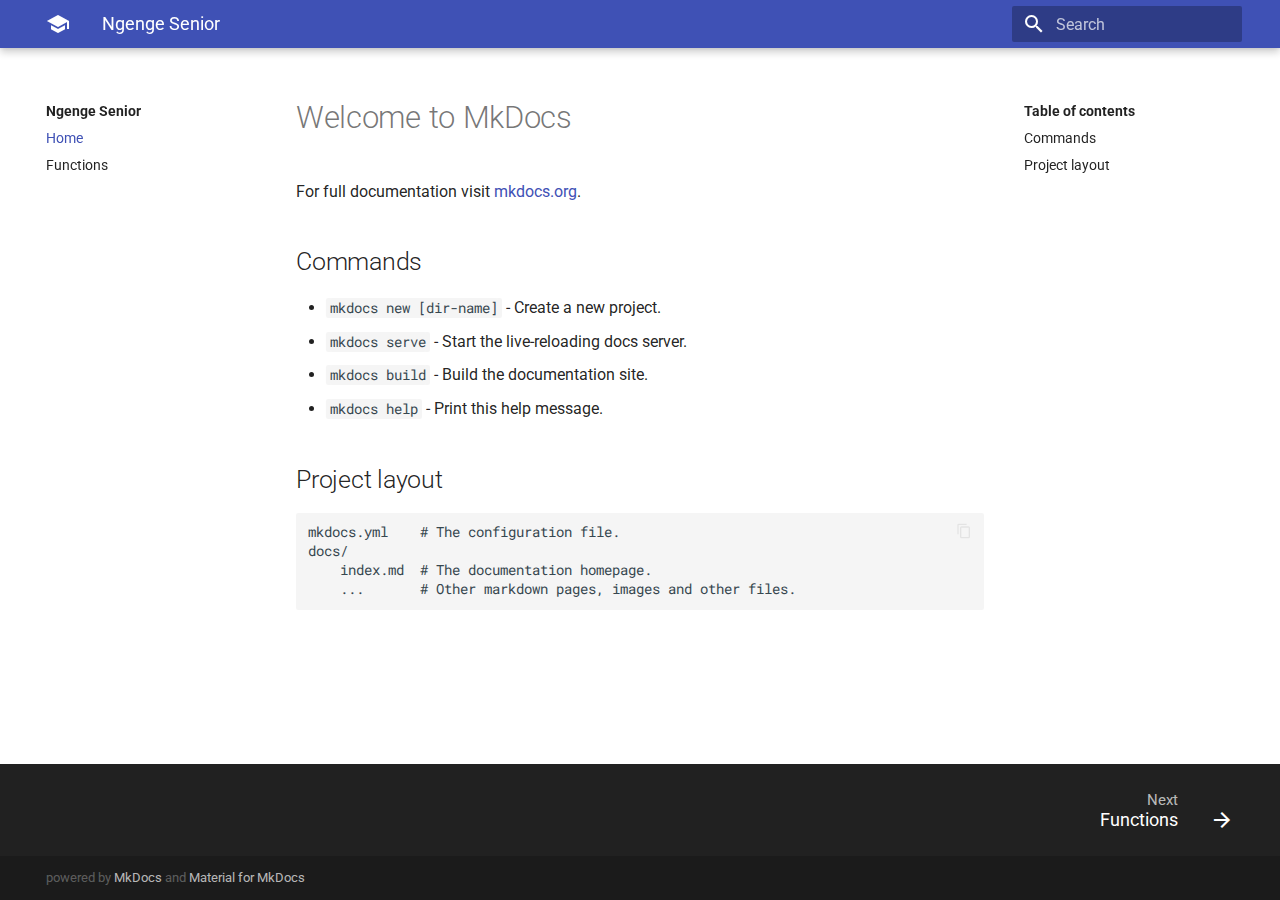
<file: site/index.html>
<!DOCTYPE html>
<html lang="en" class="no-js">
  <head>
    
      <meta charset="utf-8">
      <meta name="viewport" content="width=device-width,initial-scale=1">
      <meta http-equiv="x-ua-compatible" content="ie=edge">
      
      
      
      
        <meta name="lang:clipboard.copy" content="Copy to clipboard">
      
        <meta name="lang:clipboard.copied" content="Copied to clipboard">
      
        <meta name="lang:search.language" content="en">
      
        <meta name="lang:search.pipeline.stopwords" content="True">
      
        <meta name="lang:search.pipeline.trimmer" content="True">
      
        <meta name="lang:search.result.none" content="No matching documents">
      
        <meta name="lang:search.result.one" content="1 matching document">
      
        <meta name="lang:search.result.other" content="# matching documents">
      
        <meta name="lang:search.tokenizer" content="[\s\-]+">
      
      <link rel="shortcut icon" href="assets/images/favicon.png">
      <meta name="generator" content="mkdocs-1.0.4, mkdocs-material-3.1.0">
    
    
      
        <title>Ngenge Senior</title>
      
    
    
      <link rel="stylesheet" href="assets/stylesheets/application.11e41852.css">
      
      
    
    
      <script src="assets/javascripts/modernizr.20ef595d.js"></script>
    
    
      
        <link href="https://fonts.gstatic.com" rel="preconnect" crossorigin>
        <link rel="stylesheet" href="https://fonts.googleapis.com/css?family=Roboto:300,400,400i,700|Roboto+Mono">
        <style>body,input{font-family:"Roboto","Helvetica Neue",Helvetica,Arial,sans-serif}code,kbd,pre{font-family:"Roboto Mono","Courier New",Courier,monospace}</style>
      
    
    <link rel="stylesheet" href="assets/fonts/material-icons.css">
    
    
    
  </head>
  
    <body dir="ltr">
  
    <svg class="md-svg">
      <defs>
        
        
      </defs>
    </svg>
    <input class="md-toggle" data-md-toggle="drawer" type="checkbox" id="__drawer" autocomplete="off">
    <input class="md-toggle" data-md-toggle="search" type="checkbox" id="__search" autocomplete="off">
    <label class="md-overlay" data-md-component="overlay" for="__drawer"></label>
    
      <a href="#welcome-to-mkdocs" tabindex="1" class="md-skip">
        Skip to content
      </a>
    
    
      <header class="md-header" data-md-component="header">
  <nav class="md-header-nav md-grid">
    <div class="md-flex">
      <div class="md-flex__cell md-flex__cell--shrink">
        <a href="." title="Ngenge Senior" class="md-header-nav__button md-logo">
          
            <i class="md-icon"></i>
          
        </a>
      </div>
      <div class="md-flex__cell md-flex__cell--shrink">
        <label class="md-icon md-icon--menu md-header-nav__button" for="__drawer"></label>
      </div>
      <div class="md-flex__cell md-flex__cell--stretch">
        <div class="md-flex__ellipsis md-header-nav__title" data-md-component="title">
          
            
              <span class="md-header-nav__topic">
                Ngenge Senior
              </span>
              <span class="md-header-nav__topic">
                Home
              </span>
            
          
        </div>
      </div>
      <div class="md-flex__cell md-flex__cell--shrink">
        
          
            <label class="md-icon md-icon--search md-header-nav__button" for="__search"></label>
            
<div class="md-search" data-md-component="search" role="dialog">
  <label class="md-search__overlay" for="__search"></label>
  <div class="md-search__inner" role="search">
    <form class="md-search__form" name="search">
      <input type="text" class="md-search__input" name="query" placeholder="Search" autocapitalize="off" autocorrect="off" autocomplete="off" spellcheck="false" data-md-component="query" data-md-state="active">
      <label class="md-icon md-search__icon" for="__search"></label>
      <button type="reset" class="md-icon md-search__icon" data-md-component="reset" tabindex="-1">
        &#xE5CD;
      </button>
    </form>
    <div class="md-search__output">
      <div class="md-search__scrollwrap" data-md-scrollfix>
        <div class="md-search-result" data-md-component="result">
          <div class="md-search-result__meta">
            Type to start searching
          </div>
          <ol class="md-search-result__list"></ol>
        </div>
      </div>
    </div>
  </div>
</div>
          
        
      </div>
      
    </div>
  </nav>
</header>
    
    <div class="md-container">
      
        
      
      
      <main class="md-main">
        <div class="md-main__inner md-grid" data-md-component="container">
          
            
              <div class="md-sidebar md-sidebar--primary" data-md-component="navigation">
                <div class="md-sidebar__scrollwrap">
                  <div class="md-sidebar__inner">
                    <nav class="md-nav md-nav--primary" data-md-level="0">
  <label class="md-nav__title md-nav__title--site" for="__drawer">
    <a href="." title="Ngenge Senior" class="md-nav__button md-logo">
      
        <i class="md-icon"></i>
      
    </a>
    Ngenge Senior
  </label>
  
  <ul class="md-nav__list" data-md-scrollfix>
    
      
      
      

  


  <li class="md-nav__item md-nav__item--active">
    
    <input class="md-toggle md-nav__toggle" data-md-toggle="toc" type="checkbox" id="__toc">
    
      
    
    
      <label class="md-nav__link md-nav__link--active" for="__toc">
        Home
      </label>
    
    <a href="." title="Home" class="md-nav__link md-nav__link--active">
      Home
    </a>
    
      
<nav class="md-nav md-nav--secondary">
  
  
    
  
  
    <label class="md-nav__title" for="__toc">Table of contents</label>
    <ul class="md-nav__list" data-md-scrollfix>
      
        <li class="md-nav__item">
  <a href="#commands" title="Commands" class="md-nav__link">
    Commands
  </a>
  
</li>
      
        <li class="md-nav__item">
  <a href="#project-layout" title="Project layout" class="md-nav__link">
    Project layout
  </a>
  
</li>
      
      
      
      
      
    </ul>
  
</nav>
    
  </li>

    
      
      
      


  <li class="md-nav__item">
    <a href="functions/" title="Functions" class="md-nav__link">
      Functions
    </a>
  </li>

    
  </ul>
</nav>
                  </div>
                </div>
              </div>
            
            
              <div class="md-sidebar md-sidebar--secondary" data-md-component="toc">
                <div class="md-sidebar__scrollwrap">
                  <div class="md-sidebar__inner">
                    
<nav class="md-nav md-nav--secondary">
  
  
    
  
  
    <label class="md-nav__title" for="__toc">Table of contents</label>
    <ul class="md-nav__list" data-md-scrollfix>
      
        <li class="md-nav__item">
  <a href="#commands" title="Commands" class="md-nav__link">
    Commands
  </a>
  
</li>
      
        <li class="md-nav__item">
  <a href="#project-layout" title="Project layout" class="md-nav__link">
    Project layout
  </a>
  
</li>
      
      
      
      
      
    </ul>
  
</nav>
                  </div>
                </div>
              </div>
            
          
          <div class="md-content">
            <article class="md-content__inner md-typeset">
              
                
                
                <h1 id="welcome-to-mkdocs">Welcome to MkDocs</h1>
<p>For full documentation visit <a href="https://mkdocs.org">mkdocs.org</a>.</p>
<h2 id="commands">Commands</h2>
<ul>
<li><code>mkdocs new [dir-name]</code> - Create a new project.</li>
<li><code>mkdocs serve</code> - Start the live-reloading docs server.</li>
<li><code>mkdocs build</code> - Build the documentation site.</li>
<li><code>mkdocs help</code> - Print this help message.</li>
</ul>
<h2 id="project-layout">Project layout</h2>
<pre><code>mkdocs.yml    # The configuration file.
docs/
    index.md  # The documentation homepage.
    ...       # Other markdown pages, images and other files.
</code></pre>
                
                  
                
              
              
                


              
            </article>
          </div>
        </div>
      </main>
      
        
<footer class="md-footer">
  
    <div class="md-footer-nav">
      <nav class="md-footer-nav__inner md-grid">
        
        
          <a href="functions/" title="Functions" class="md-flex md-footer-nav__link md-footer-nav__link--next" rel="next">
            <div class="md-flex__cell md-flex__cell--stretch md-footer-nav__title">
              <span class="md-flex__ellipsis">
                <span class="md-footer-nav__direction">
                  Next
                </span>
                Functions
              </span>
            </div>
            <div class="md-flex__cell md-flex__cell--shrink">
              <i class="md-icon md-icon--arrow-forward md-footer-nav__button"></i>
            </div>
          </a>
        
      </nav>
    </div>
  
  <div class="md-footer-meta md-typeset">
    <div class="md-footer-meta__inner md-grid">
      <div class="md-footer-copyright">
        
        powered by
        <a href="https://www.mkdocs.org">MkDocs</a>
        and
        <a href="https://squidfunk.github.io/mkdocs-material/">
          Material for MkDocs</a>
      </div>
      
        
      
    </div>
  </div>
</footer>
      
    </div>
    
      <script src="assets/javascripts/application.9e1f3b71.js"></script>
      
      <script>app.initialize({version:"1.0.4",url:{base:"."}})</script>
      
    
    
      
    
  </body>
</html>
</file>
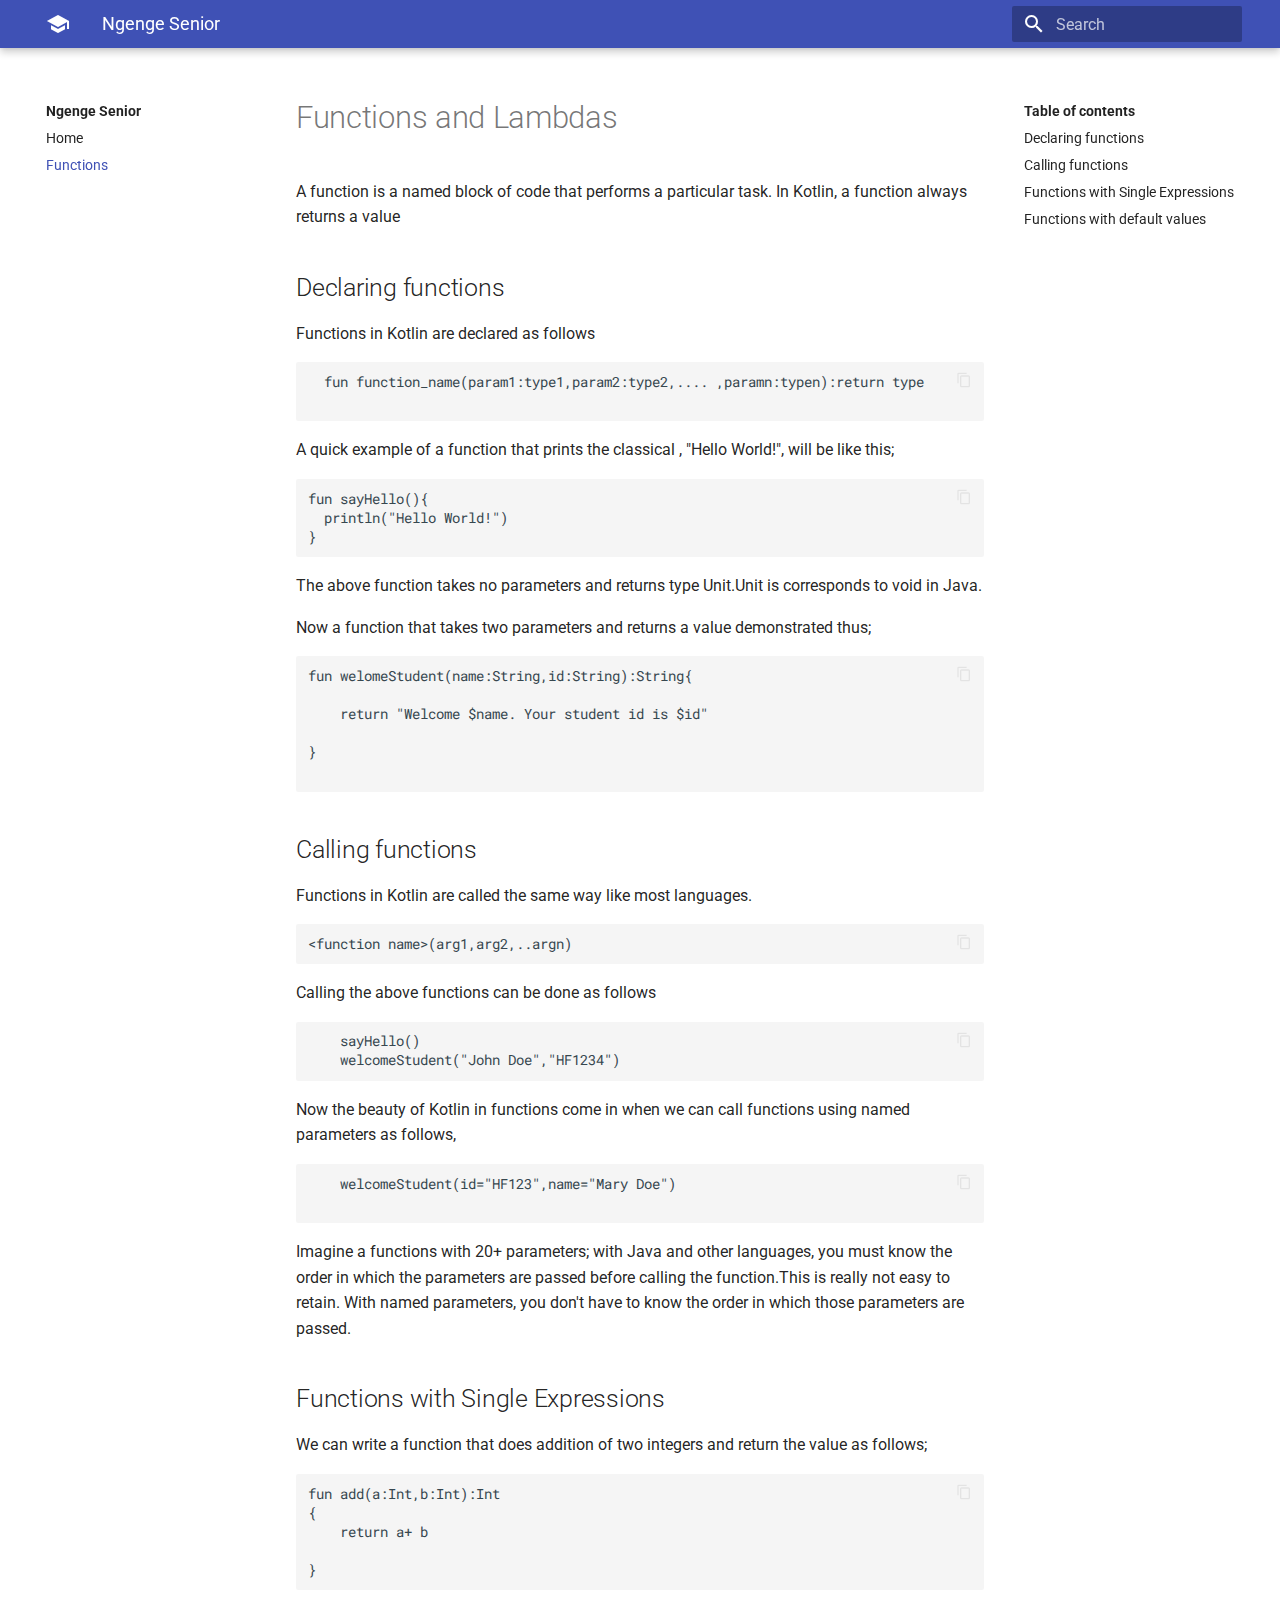
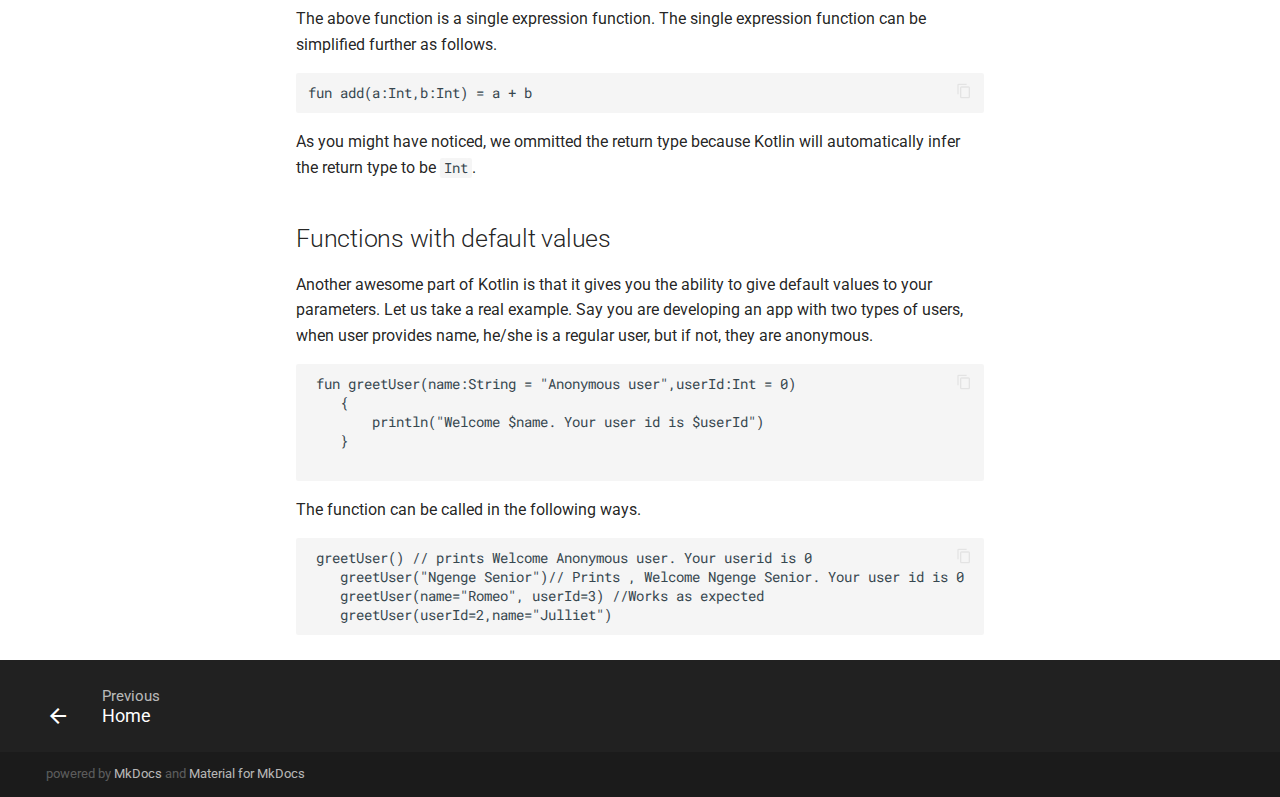
<file: site/functions/index.html>
<!DOCTYPE html>
<html lang="en" class="no-js">
  <head>
    
      <meta charset="utf-8">
      <meta name="viewport" content="width=device-width,initial-scale=1">
      <meta http-equiv="x-ua-compatible" content="ie=edge">
      
      
      
      
        <meta name="lang:clipboard.copy" content="Copy to clipboard">
      
        <meta name="lang:clipboard.copied" content="Copied to clipboard">
      
        <meta name="lang:search.language" content="en">
      
        <meta name="lang:search.pipeline.stopwords" content="True">
      
        <meta name="lang:search.pipeline.trimmer" content="True">
      
        <meta name="lang:search.result.none" content="No matching documents">
      
        <meta name="lang:search.result.one" content="1 matching document">
      
        <meta name="lang:search.result.other" content="# matching documents">
      
        <meta name="lang:search.tokenizer" content="[\s\-]+">
      
      <link rel="shortcut icon" href="../assets/images/favicon.png">
      <meta name="generator" content="mkdocs-1.0.4, mkdocs-material-3.1.0">
    
    
      
        <title>Functions - Ngenge Senior</title>
      
    
    
      <link rel="stylesheet" href="../assets/stylesheets/application.11e41852.css">
      
      
    
    
      <script src="../assets/javascripts/modernizr.20ef595d.js"></script>
    
    
      
        <link href="https://fonts.gstatic.com" rel="preconnect" crossorigin>
        <link rel="stylesheet" href="https://fonts.googleapis.com/css?family=Roboto:300,400,400i,700|Roboto+Mono">
        <style>body,input{font-family:"Roboto","Helvetica Neue",Helvetica,Arial,sans-serif}code,kbd,pre{font-family:"Roboto Mono","Courier New",Courier,monospace}</style>
      
    
    <link rel="stylesheet" href="../assets/fonts/material-icons.css">
    
    
    
  </head>
  
    <body dir="ltr">
  
    <svg class="md-svg">
      <defs>
        
        
      </defs>
    </svg>
    <input class="md-toggle" data-md-toggle="drawer" type="checkbox" id="__drawer" autocomplete="off">
    <input class="md-toggle" data-md-toggle="search" type="checkbox" id="__search" autocomplete="off">
    <label class="md-overlay" data-md-component="overlay" for="__drawer"></label>
    
      <a href="#functions-and-lambdas" tabindex="1" class="md-skip">
        Skip to content
      </a>
    
    
      <header class="md-header" data-md-component="header">
  <nav class="md-header-nav md-grid">
    <div class="md-flex">
      <div class="md-flex__cell md-flex__cell--shrink">
        <a href=".." title="Ngenge Senior" class="md-header-nav__button md-logo">
          
            <i class="md-icon"></i>
          
        </a>
      </div>
      <div class="md-flex__cell md-flex__cell--shrink">
        <label class="md-icon md-icon--menu md-header-nav__button" for="__drawer"></label>
      </div>
      <div class="md-flex__cell md-flex__cell--stretch">
        <div class="md-flex__ellipsis md-header-nav__title" data-md-component="title">
          
            
              <span class="md-header-nav__topic">
                Ngenge Senior
              </span>
              <span class="md-header-nav__topic">
                Functions
              </span>
            
          
        </div>
      </div>
      <div class="md-flex__cell md-flex__cell--shrink">
        
          
            <label class="md-icon md-icon--search md-header-nav__button" for="__search"></label>
            
<div class="md-search" data-md-component="search" role="dialog">
  <label class="md-search__overlay" for="__search"></label>
  <div class="md-search__inner" role="search">
    <form class="md-search__form" name="search">
      <input type="text" class="md-search__input" name="query" placeholder="Search" autocapitalize="off" autocorrect="off" autocomplete="off" spellcheck="false" data-md-component="query" data-md-state="active">
      <label class="md-icon md-search__icon" for="__search"></label>
      <button type="reset" class="md-icon md-search__icon" data-md-component="reset" tabindex="-1">
        &#xE5CD;
      </button>
    </form>
    <div class="md-search__output">
      <div class="md-search__scrollwrap" data-md-scrollfix>
        <div class="md-search-result" data-md-component="result">
          <div class="md-search-result__meta">
            Type to start searching
          </div>
          <ol class="md-search-result__list"></ol>
        </div>
      </div>
    </div>
  </div>
</div>
          
        
      </div>
      
    </div>
  </nav>
</header>
    
    <div class="md-container">
      
        
      
      
      <main class="md-main">
        <div class="md-main__inner md-grid" data-md-component="container">
          
            
              <div class="md-sidebar md-sidebar--primary" data-md-component="navigation">
                <div class="md-sidebar__scrollwrap">
                  <div class="md-sidebar__inner">
                    <nav class="md-nav md-nav--primary" data-md-level="0">
  <label class="md-nav__title md-nav__title--site" for="__drawer">
    <a href=".." title="Ngenge Senior" class="md-nav__button md-logo">
      
        <i class="md-icon"></i>
      
    </a>
    Ngenge Senior
  </label>
  
  <ul class="md-nav__list" data-md-scrollfix>
    
      
      
      


  <li class="md-nav__item">
    <a href=".." title="Home" class="md-nav__link">
      Home
    </a>
  </li>

    
      
      
      

  


  <li class="md-nav__item md-nav__item--active">
    
    <input class="md-toggle md-nav__toggle" data-md-toggle="toc" type="checkbox" id="__toc">
    
      
    
    
      <label class="md-nav__link md-nav__link--active" for="__toc">
        Functions
      </label>
    
    <a href="./" title="Functions" class="md-nav__link md-nav__link--active">
      Functions
    </a>
    
      
<nav class="md-nav md-nav--secondary">
  
  
    
  
  
    <label class="md-nav__title" for="__toc">Table of contents</label>
    <ul class="md-nav__list" data-md-scrollfix>
      
        <li class="md-nav__item">
  <a href="#declaring-functions" title="Declaring functions" class="md-nav__link">
    Declaring functions
  </a>
  
</li>
      
        <li class="md-nav__item">
  <a href="#calling-functions" title="Calling functions" class="md-nav__link">
    Calling functions
  </a>
  
</li>
      
        <li class="md-nav__item">
  <a href="#functions-with-single-expressions" title="Functions with Single Expressions" class="md-nav__link">
    Functions with Single Expressions
  </a>
  
</li>
      
        <li class="md-nav__item">
  <a href="#functions-with-default-values" title="Functions with default values" class="md-nav__link">
    Functions with default values
  </a>
  
</li>
      
      
      
      
      
    </ul>
  
</nav>
    
  </li>

    
  </ul>
</nav>
                  </div>
                </div>
              </div>
            
            
              <div class="md-sidebar md-sidebar--secondary" data-md-component="toc">
                <div class="md-sidebar__scrollwrap">
                  <div class="md-sidebar__inner">
                    
<nav class="md-nav md-nav--secondary">
  
  
    
  
  
    <label class="md-nav__title" for="__toc">Table of contents</label>
    <ul class="md-nav__list" data-md-scrollfix>
      
        <li class="md-nav__item">
  <a href="#declaring-functions" title="Declaring functions" class="md-nav__link">
    Declaring functions
  </a>
  
</li>
      
        <li class="md-nav__item">
  <a href="#calling-functions" title="Calling functions" class="md-nav__link">
    Calling functions
  </a>
  
</li>
      
        <li class="md-nav__item">
  <a href="#functions-with-single-expressions" title="Functions with Single Expressions" class="md-nav__link">
    Functions with Single Expressions
  </a>
  
</li>
      
        <li class="md-nav__item">
  <a href="#functions-with-default-values" title="Functions with default values" class="md-nav__link">
    Functions with default values
  </a>
  
</li>
      
      
      
      
      
    </ul>
  
</nav>
                  </div>
                </div>
              </div>
            
          
          <div class="md-content">
            <article class="md-content__inner md-typeset">
              
                
                
                <h1 id="functions-and-lambdas">Functions and Lambdas</h1>
<p>A function is a named block of code that performs a particular task. In Kotlin, a function always returns a value</p>
<h2 id="declaring-functions">Declaring functions</h2>
<p>Functions in Kotlin are declared as follows</p>
<pre><code class="java">  fun function_name(param1:type1,param2:type2,.... ,paramn:typen):return type

</code></pre>

<p>A quick example of a function that prints the classical , "Hello World!", will be like this;</p>
<pre><code class="java">fun sayHello(){
  println(&quot;Hello World!&quot;)
}
</code></pre>

<p>The above function takes no parameters and returns type Unit.Unit is corresponds to void in Java.</p>
<p>Now a function that takes two parameters and returns a value demonstrated thus;</p>
<pre><code class="java">fun welomeStudent(name:String,id:String):String{

    return &quot;Welcome $name. Your student id is $id&quot;

}

</code></pre>

<h2 id="calling-functions">Calling functions</h2>
<p>Functions in Kotlin are called the same way like most languages.</p>
<pre><code class="kotlin">&lt;function name&gt;(arg1,arg2,..argn)
</code></pre>

<p>Calling the above functions can be done as follows</p>
<pre><code>    sayHello()
    welcomeStudent(&quot;John Doe&quot;,&quot;HF1234&quot;)
</code></pre>

<p>Now the beauty of Kotlin in functions come in when we can call functions using named parameters as follows,</p>
<pre><code>    welcomeStudent(id=&quot;HF123&quot;,name=&quot;Mary Doe&quot;)

</code></pre>

<p>Imagine a functions with 20+ parameters; with Java and other languages, you must know the order in which the parameters are passed before calling the function.This is really not easy to retain. With named parameters, you don't have to know the order in which those parameters are passed.</p>
<h2 id="functions-with-single-expressions">Functions with Single Expressions</h2>
<p>We can write a function that does addition of two integers and return the value as follows;</p>
<pre><code>fun add(a:Int,b:Int):Int
{
    return a+ b

}
</code></pre>

<p>The above function is a single expression function. The single expression function can be simplified further as follows.</p>
<pre><code>fun add(a:Int,b:Int) = a + b
</code></pre>

<p>As you might have noticed, we ommitted the return type because Kotlin will automatically infer the return type to be <code>Int</code>.</p>
<h2 id="functions-with-default-values">Functions with default values</h2>
<p>Another awesome part of Kotlin is that it gives you the ability to give default values to your parameters. Let us take a real example. Say you are developing an app with two types of users, when user provides name, he/she is a regular user, but if not, they are anonymous.</p>
<pre><code> fun greetUser(name:String = &quot;Anonymous user&quot;,userId:Int = 0)
    {
        println(&quot;Welcome $name. Your user id is $userId&quot;)
    }

</code></pre>

<p>The function can be called in the following ways.</p>
<pre><code> greetUser() // prints Welcome Anonymous user. Your userid is 0
    greetUser(&quot;Ngenge Senior&quot;)// Prints , Welcome Ngenge Senior. Your user id is 0
    greetUser(name=&quot;Romeo&quot;, userId=3) //Works as expected
    greetUser(userId=2,name=&quot;Julliet&quot;)
</code></pre>
                
                  
                
              
              
                


              
            </article>
          </div>
        </div>
      </main>
      
        
<footer class="md-footer">
  
    <div class="md-footer-nav">
      <nav class="md-footer-nav__inner md-grid">
        
          <a href=".." title="Home" class="md-flex md-footer-nav__link md-footer-nav__link--prev" rel="prev">
            <div class="md-flex__cell md-flex__cell--shrink">
              <i class="md-icon md-icon--arrow-back md-footer-nav__button"></i>
            </div>
            <div class="md-flex__cell md-flex__cell--stretch md-footer-nav__title">
              <span class="md-flex__ellipsis">
                <span class="md-footer-nav__direction">
                  Previous
                </span>
                Home
              </span>
            </div>
          </a>
        
        
      </nav>
    </div>
  
  <div class="md-footer-meta md-typeset">
    <div class="md-footer-meta__inner md-grid">
      <div class="md-footer-copyright">
        
        powered by
        <a href="https://www.mkdocs.org">MkDocs</a>
        and
        <a href="https://squidfunk.github.io/mkdocs-material/">
          Material for MkDocs</a>
      </div>
      
        
      
    </div>
  </div>
</footer>
      
    </div>
    
      <script src="../assets/javascripts/application.9e1f3b71.js"></script>
      
      <script>app.initialize({version:"1.0.4",url:{base:".."}})</script>
      
    
    
      
    
  </body>
</html>
</file>
<file: assets/stylesheets/application.11e41852.css>
@charset "UTF-8";
html {
  box-sizing: border-box; }

*,
*::before,
*::after {
  box-sizing: inherit; }

html {
  -webkit-text-size-adjust: none;
     -moz-text-size-adjust: none;
      -ms-text-size-adjust: none;
          text-size-adjust: none; }

body {
  margin: 0; }

hr {
  overflow: visible;
  box-sizing: content-box; }

a {
  -webkit-text-decoration-skip: objects; }

a,
button,
label,
input {
  -webkit-tap-highlight-color: transparent; }

a {
  color: inherit;
  text-decoration: none; }

small {
  font-size: 80%; }

sub,
sup {
  position: relative;
  font-size: 80%;
  line-height: 0;
  vertical-align: baseline; }

sub {
  bottom: -0.25em; }

sup {
  top: -0.5em; }

img {
  border-style: none; }

table {
  border-collapse: separate;
  border-spacing: 0; }

td,
th {
  font-weight: normal;
  vertical-align: top; }

button {
  margin: 0;
  padding: 0;
  border: 0;
  outline-style: none;
  background: transparent;
  font-size: inherit; }

input {
  border: 0;
  outline: 0; }

.md-icon, .md-clipboard::before, .md-nav__title::before, .md-nav__button, .md-nav__link::after, .md-search-result__article--document::before, .md-source-file::before, .md-typeset .admonition > .admonition-title::before, .md-typeset details > .admonition-title::before, .md-typeset .admonition > summary::before, .md-typeset details > summary::before, .md-typeset .footnote-backref, .md-typeset .critic.comment::before, .md-typeset summary::after, .md-typeset .task-list-control .task-list-indicator::before {
  font-family: "Material Icons";
  font-style: normal;
  font-variant: normal;
  font-weight: normal;
  line-height: 1;
  text-transform: none;
  white-space: nowrap;
  speak: none;
  word-wrap: normal;
  direction: ltr; }
  .md-content__icon, .md-header-nav__button, .md-footer-nav__button, .md-nav__title::before, .md-nav__button, .md-search-result__article--document::before {
    display: inline-block;
    margin: 0.4rem;
    padding: 0.8rem;
    font-size: 2.4rem;
    cursor: pointer; }

.md-icon--arrow-back::before {
  content: "\E5C4"; }

.md-icon--arrow-forward::before {
  content: "\E5C8"; }

.md-icon--menu::before {
  content: "\E5D2"; }

.md-icon--search::before {
  content: "\E8B6"; }

[dir="rtl"] .md-icon--arrow-back::before {
  content: "\E5C8"; }

[dir="rtl"] .md-icon--arrow-forward::before {
  content: "\E5C4"; }

body {
  -webkit-font-smoothing: antialiased;
  -moz-osx-font-smoothing: grayscale; }

body,
input {
  color: rgba(0, 0, 0, 0.87);
  -webkit-font-feature-settings: "kern", "liga";
          font-feature-settings: "kern", "liga";
  font-family: "Helvetica Neue", Helvetica, Arial, sans-serif; }

pre,
code,
kbd {
  color: rgba(0, 0, 0, 0.87);
  -webkit-font-feature-settings: "kern";
          font-feature-settings: "kern";
  font-family: "Courier New", Courier, monospace; }

.md-typeset {
  font-size: 1.6rem;
  line-height: 1.6;
  -webkit-print-color-adjust: exact; }
  .md-typeset p,
  .md-typeset ul,
  .md-typeset ol,
  .md-typeset blockquote {
    margin: 1em 0; }
  .md-typeset h1 {
    margin: 0 0 4rem;
    color: rgba(0, 0, 0, 0.54);
    font-size: 3.125rem;
    font-weight: 300;
    letter-spacing: -0.01em;
    line-height: 1.3; }
  .md-typeset h2 {
    margin: 4rem 0 1.6rem;
    font-size: 2.5rem;
    font-weight: 300;
    letter-spacing: -0.01em;
    line-height: 1.4; }
  .md-typeset h3 {
    margin: 3.2rem 0 1.6rem;
    font-size: 2rem;
    font-weight: 400;
    letter-spacing: -0.01em;
    line-height: 1.5; }
  .md-typeset h2 + h3 {
    margin-top: 1.6rem; }
  .md-typeset h4 {
    margin: 1.6rem 0;
    font-size: 1.6rem;
    font-weight: 700;
    letter-spacing: -0.01em; }
  .md-typeset h5,
  .md-typeset h6 {
    margin: 1.6rem 0;
    color: rgba(0, 0, 0, 0.54);
    font-size: 1.28rem;
    font-weight: 700;
    letter-spacing: -0.01em; }
  .md-typeset h5 {
    text-transform: uppercase; }
  .md-typeset hr {
    margin: 1.5em 0;
    border-bottom: 0.1rem dotted rgba(0, 0, 0, 0.26); }
  .md-typeset a {
    color: #3f51b5;
    word-break: break-word; }
    .md-typeset a, .md-typeset a::before {
      transition: color 0.125s; }
    .md-typeset a:hover, .md-typeset a:active {
      color: #536dfe; }
  .md-typeset code,
  .md-typeset pre {
    background-color: rgba(236, 236, 236, 0.5);
    color: #37474F;
    font-size: 85%;
    direction: ltr; }
  .md-typeset code {
    margin: 0 0.29412em;
    padding: 0.07353em 0;
    border-radius: 0.2rem;
    box-shadow: 0.29412em 0 0 rgba(236, 236, 236, 0.5), -0.29412em 0 0 rgba(236, 236, 236, 0.5);
    word-break: break-word;
    -webkit-box-decoration-break: clone;
            box-decoration-break: clone; }
  .md-typeset h1 code,
  .md-typeset h2 code,
  .md-typeset h3 code,
  .md-typeset h4 code,
  .md-typeset h5 code,
  .md-typeset h6 code {
    margin: 0;
    background-color: transparent;
    box-shadow: none; }
  .md-typeset a > code {
    margin: inherit;
    padding: inherit;
    border-radius: none;
    background-color: inherit;
    color: inherit;
    box-shadow: none; }
  .md-typeset pre {
    position: relative;
    margin: 1em 0;
    border-radius: 0.2rem;
    line-height: 1.4;
    -webkit-overflow-scrolling: touch; }
    .md-typeset pre > code {
      display: block;
      margin: 0;
      padding: 1.05rem 1.2rem;
      background-color: transparent;
      font-size: inherit;
      box-shadow: none;
      -webkit-box-decoration-break: none;
              box-decoration-break: none;
      overflow: auto; }
      .md-typeset pre > code::-webkit-scrollbar {
        width: 0.4rem;
        height: 0.4rem; }
      .md-typeset pre > code::-webkit-scrollbar-thumb {
        background-color: rgba(0, 0, 0, 0.26); }
        .md-typeset pre > code::-webkit-scrollbar-thumb:hover {
          background-color: #536dfe; }
  .md-typeset kbd {
    padding: 0 0.29412em;
    border: 0.1rem solid #c9c9c9;
    border-radius: 0.3rem;
    border-bottom-color: #bcbcbc;
    background-color: #FCFCFC;
    color: #555555;
    font-size: 85%;
    box-shadow: 0 0.1rem 0 #b0b0b0;
    word-break: break-word; }
  .md-typeset mark {
    margin: 0 0.25em;
    padding: 0.0625em 0;
    border-radius: 0.2rem;
    background-color: rgba(255, 235, 59, 0.5);
    box-shadow: 0.25em 0 0 rgba(255, 235, 59, 0.5), -0.25em 0 0 rgba(255, 235, 59, 0.5);
    word-break: break-word;
    -webkit-box-decoration-break: clone;
            box-decoration-break: clone; }
  .md-typeset abbr {
    border-bottom: 0.1rem dotted rgba(0, 0, 0, 0.54);
    text-decoration: none;
    cursor: help; }
  .md-typeset small {
    opacity: 0.75; }
  .md-typeset sup,
  .md-typeset sub {
    margin-left: 0.07812em; }
    [dir="rtl"] .md-typeset sup, [dir="rtl"]
    .md-typeset sub {
      margin-right: 0.07812em;
      margin-left: initial; }
  .md-typeset blockquote {
    padding-left: 1.2rem;
    border-left: 0.4rem solid rgba(0, 0, 0, 0.26);
    color: rgba(0, 0, 0, 0.54); }
    [dir="rtl"] .md-typeset blockquote {
      padding-right: 1.2rem;
      padding-left: initial;
      border-right: 0.4rem solid rgba(0, 0, 0, 0.26);
      border-left: initial; }
  .md-typeset ul {
    list-style-type: disc; }
  .md-typeset ul,
  .md-typeset ol {
    margin-left: 0.625em;
    padding: 0; }
    [dir="rtl"] .md-typeset ul, [dir="rtl"]
    .md-typeset ol {
      margin-right: 0.625em;
      margin-left: initial; }
    .md-typeset ul ol,
    .md-typeset ol ol {
      list-style-type: lower-alpha; }
      .md-typeset ul ol ol,
      .md-typeset ol ol ol {
        list-style-type: lower-roman; }
    .md-typeset ul li,
    .md-typeset ol li {
      margin-bottom: 0.5em;
      margin-left: 1.25em; }
      [dir="rtl"] .md-typeset ul li, [dir="rtl"]
      .md-typeset ol li {
        margin-right: 1.25em;
        margin-left: initial; }
      .md-typeset ul li p,
      .md-typeset ul li blockquote,
      .md-typeset ol li p,
      .md-typeset ol li blockquote {
        margin: 0.5em 0; }
      .md-typeset ul li:last-child,
      .md-typeset ol li:last-child {
        margin-bottom: 0; }
      .md-typeset ul li ul,
      .md-typeset ul li ol,
      .md-typeset ol li ul,
      .md-typeset ol li ol {
        margin: 0.5em 0 0.5em 0.625em; }
        [dir="rtl"] .md-typeset ul li ul, [dir="rtl"]
        .md-typeset ul li ol, [dir="rtl"]
        .md-typeset ol li ul, [dir="rtl"]
        .md-typeset ol li ol {
          margin-right: 0.625em;
          margin-left: initial; }
  .md-typeset dd {
    margin: 1em 0 1em 1.875em; }
    [dir="rtl"] .md-typeset dd {
      margin-right: 1.875em;
      margin-left: initial; }
  .md-typeset iframe,
  .md-typeset img,
  .md-typeset svg {
    max-width: 100%; }
  .md-typeset table:not([class]) {
    box-shadow: 0 2px 2px 0 rgba(0, 0, 0, 0.14), 0 1px 5px 0 rgba(0, 0, 0, 0.12), 0 3px 1px -2px rgba(0, 0, 0, 0.2);
    display: inline-block;
    max-width: 100%;
    border-radius: 0.2rem;
    font-size: 1.28rem;
    overflow: auto;
    -webkit-overflow-scrolling: touch; }
    .md-typeset table:not([class]) + * {
      margin-top: 1.5em; }
    .md-typeset table:not([class]) th:not([align]),
    .md-typeset table:not([class]) td:not([align]) {
      text-align: left; }
      [dir="rtl"] .md-typeset table:not([class]) th:not([align]), [dir="rtl"]
      .md-typeset table:not([class]) td:not([align]) {
        text-align: right; }
    .md-typeset table:not([class]) th {
      min-width: 10rem;
      padding: 1.2rem 1.6rem;
      background-color: rgba(0, 0, 0, 0.54);
      color: white;
      vertical-align: top; }
    .md-typeset table:not([class]) td {
      padding: 1.2rem 1.6rem;
      border-top: 0.1rem solid rgba(0, 0, 0, 0.07);
      vertical-align: top; }
    .md-typeset table:not([class]) tr:first-child td {
      border-top: 0; }
    .md-typeset table:not([class]) a {
      word-break: normal; }
  .md-typeset__scrollwrap {
    margin: 1em -1.6rem;
    overflow-x: auto;
    -webkit-overflow-scrolling: touch; }
  .md-typeset .md-typeset__table {
    display: inline-block;
    margin-bottom: 0.5em;
    padding: 0 1.6rem; }
    .md-typeset .md-typeset__table table {
      display: table;
      width: 100%;
      margin: 0;
      overflow: hidden; }

html {
  height: 100%;
  font-size: 62.5%;
  overflow-x: hidden; }

body {
  position: relative;
  height: 100%; }

hr {
  display: block;
  height: 0.1rem;
  padding: 0;
  border: 0; }

.md-svg {
  display: none; }

.md-grid {
  max-width: 122rem;
  margin-right: auto;
  margin-left: auto; }

.md-container,
.md-main {
  overflow: auto; }

.md-container {
  display: table;
  width: 100%;
  height: 100%;
  padding-top: 4.8rem;
  table-layout: fixed; }

.md-main {
  display: table-row;
  height: 100%; }
  .md-main__inner {
    height: 100%;
    padding-top: 3rem;
    padding-bottom: 0.1rem; }

.md-toggle {
  display: none; }

.md-overlay {
  position: fixed;
  top: 0;
  width: 0;
  height: 0;
  transition: width   0s 0.25s, height  0s 0.25s, opacity 0.25s;
  background-color: rgba(0, 0, 0, 0.54);
  opacity: 0;
  z-index: 3; }

.md-flex {
  display: table; }
  .md-flex__cell {
    display: table-cell;
    position: relative;
    vertical-align: top; }
    .md-flex__cell--shrink {
      width: 0%; }
    .md-flex__cell--stretch {
      display: table;
      width: 100%;
      table-layout: fixed; }
  .md-flex__ellipsis {
    display: table-cell;
    text-overflow: ellipsis;
    white-space: nowrap;
    overflow: hidden; }

.md-skip {
  position: fixed;
  width: 0.1rem;
  height: 0.1rem;
  margin: 1rem;
  padding: 0.6rem 1rem;
  clip: rect(0.1rem);
  -webkit-transform: translateY(0.8rem);
          transform: translateY(0.8rem);
  border-radius: 0.2rem;
  background-color: rgba(0, 0, 0, 0.87);
  color: white;
  font-size: 1.28rem;
  opacity: 0;
  overflow: hidden; }
  .md-skip:focus {
    width: auto;
    height: auto;
    clip: auto;
    -webkit-transform: translateX(0);
            transform: translateX(0);
    transition: opacity 0.175s 0.075s, -webkit-transform 0.25s cubic-bezier(0.4, 0, 0.2, 1);
    transition: transform 0.25s cubic-bezier(0.4, 0, 0.2, 1), opacity 0.175s 0.075s;
    transition: transform 0.25s cubic-bezier(0.4, 0, 0.2, 1), opacity 0.175s 0.075s, -webkit-transform 0.25s cubic-bezier(0.4, 0, 0.2, 1);
    opacity: 1;
    z-index: 10; }

@page {
  margin: 25mm; }

.md-clipboard {
  position: absolute;
  top: 0.6rem;
  right: 0.6rem;
  width: 2.8rem;
  height: 2.8rem;
  border-radius: 0.2rem;
  font-size: 1.6rem;
  cursor: pointer;
  z-index: 1;
  -webkit-backface-visibility: hidden;
          backface-visibility: hidden; }
  .md-clipboard::before {
    transition: color   0.25s, opacity 0.25s;
    color: rgba(0, 0, 0, 0.07);
    content: "\E14D"; }
    pre:hover .md-clipboard::before,
    .codehilite:hover .md-clipboard::before,
    .md-typeset .highlight:hover .md-clipboard::before {
      color: rgba(0, 0, 0, 0.54); }
  .md-clipboard:focus::before, .md-clipboard:hover::before {
    color: #536dfe; }
  .md-clipboard__message {
    display: block;
    position: absolute;
    top: 0;
    right: 3.4rem;
    padding: 0.6rem 1rem;
    -webkit-transform: translateX(0.8rem);
            transform: translateX(0.8rem);
    transition: opacity 0.175s, -webkit-transform 0.25s cubic-bezier(0.9, 0.1, 0.9, 0);
    transition: transform 0.25s cubic-bezier(0.9, 0.1, 0.9, 0), opacity 0.175s;
    transition: transform 0.25s cubic-bezier(0.9, 0.1, 0.9, 0), opacity 0.175s, -webkit-transform 0.25s cubic-bezier(0.9, 0.1, 0.9, 0);
    border-radius: 0.2rem;
    background-color: rgba(0, 0, 0, 0.54);
    color: white;
    font-size: 1.28rem;
    white-space: nowrap;
    opacity: 0;
    pointer-events: none; }
    .md-clipboard__message--active {
      -webkit-transform: translateX(0);
              transform: translateX(0);
      transition: opacity 0.175s 0.075s, -webkit-transform 0.25s cubic-bezier(0.4, 0, 0.2, 1);
      transition: transform 0.25s cubic-bezier(0.4, 0, 0.2, 1), opacity 0.175s 0.075s;
      transition: transform 0.25s cubic-bezier(0.4, 0, 0.2, 1), opacity 0.175s 0.075s, -webkit-transform 0.25s cubic-bezier(0.4, 0, 0.2, 1);
      opacity: 1;
      pointer-events: initial; }
    .md-clipboard__message::before {
      content: attr(aria-label); }
    .md-clipboard__message::after {
      display: block;
      position: absolute;
      top: 50%;
      right: -0.4rem;
      width: 0;
      margin-top: -0.4rem;
      border-width: 0.4rem 0 0.4rem 0.4rem;
      border-style: solid;
      border-color: transparent rgba(0, 0, 0, 0.54);
      content: ""; }

.md-content__inner {
  margin: 0 1.6rem 2.4rem;
  padding-top: 1.2rem; }
  .md-content__inner::before {
    display: block;
    height: 0.8rem;
    content: ""; }
  .md-content__inner > :last-child {
    margin-bottom: 0; }

.md-content__icon {
  position: relative;
  margin: 0.8rem 0;
  padding: 0;
  float: right; }
  .md-typeset .md-content__icon {
    color: rgba(0, 0, 0, 0.26); }

.md-header {
  position: fixed;
  top: 0;
  right: 0;
  left: 0;
  height: 4.8rem;
  transition: background-color 0.25s, color 0.25s;
  background-color: #3f51b5;
  color: white;
  box-shadow: none;
  z-index: 2;
  -webkit-backface-visibility: hidden;
          backface-visibility: hidden; }
  .no-js .md-header {
    transition: none;
    box-shadow: none; }
  .md-header[data-md-state="shadow"] {
    transition: background-color 0.25s, color 0.25s, box-shadow 0.25s;
    box-shadow: 0 0 0.4rem rgba(0, 0, 0, 0.1), 0 0.4rem 0.8rem rgba(0, 0, 0, 0.2); }

.md-header-nav {
  padding: 0 0.4rem; }
  .md-header-nav__button {
    position: relative;
    transition: opacity 0.25s;
    z-index: 1; }
    .md-header-nav__button:hover {
      opacity: 0.7; }
    .md-header-nav__button.md-logo * {
      display: block; }
    .no-js .md-header-nav__button.md-icon--search {
      display: none; }
  .md-header-nav__topic {
    display: block;
    position: absolute;
    transition: opacity 0.15s, -webkit-transform 0.4s cubic-bezier(0.1, 0.7, 0.1, 1);
    transition: transform 0.4s cubic-bezier(0.1, 0.7, 0.1, 1), opacity 0.15s;
    transition: transform 0.4s cubic-bezier(0.1, 0.7, 0.1, 1), opacity 0.15s, -webkit-transform 0.4s cubic-bezier(0.1, 0.7, 0.1, 1);
    text-overflow: ellipsis;
    white-space: nowrap;
    overflow: hidden; }
    .md-header-nav__topic + .md-header-nav__topic {
      -webkit-transform: translateX(2.5rem);
              transform: translateX(2.5rem);
      transition: opacity 0.15s, -webkit-transform 0.4s cubic-bezier(1, 0.7, 0.1, 0.1);
      transition: transform 0.4s cubic-bezier(1, 0.7, 0.1, 0.1), opacity 0.15s;
      transition: transform 0.4s cubic-bezier(1, 0.7, 0.1, 0.1), opacity 0.15s, -webkit-transform 0.4s cubic-bezier(1, 0.7, 0.1, 0.1);
      opacity: 0;
      z-index: -1;
      pointer-events: none; }
      [dir="rtl"] .md-header-nav__topic + .md-header-nav__topic {
        -webkit-transform: translateX(-2.5rem);
                transform: translateX(-2.5rem); }
    .no-js .md-header-nav__topic {
      position: initial; }
    .no-js .md-header-nav__topic + .md-header-nav__topic {
      display: none; }
  .md-header-nav__title {
    padding: 0 2rem;
    font-size: 1.8rem;
    line-height: 4.8rem; }
    .md-header-nav__title[data-md-state="active"] .md-header-nav__topic {
      -webkit-transform: translateX(-2.5rem);
              transform: translateX(-2.5rem);
      transition: opacity 0.15s, -webkit-transform 0.4s cubic-bezier(1, 0.7, 0.1, 0.1);
      transition: transform 0.4s cubic-bezier(1, 0.7, 0.1, 0.1), opacity 0.15s;
      transition: transform 0.4s cubic-bezier(1, 0.7, 0.1, 0.1), opacity 0.15s, -webkit-transform 0.4s cubic-bezier(1, 0.7, 0.1, 0.1);
      opacity: 0;
      z-index: -1;
      pointer-events: none; }
      [dir="rtl"] .md-header-nav__title[data-md-state="active"] .md-header-nav__topic {
        -webkit-transform: translateX(2.5rem);
                transform: translateX(2.5rem); }
      .md-header-nav__title[data-md-state="active"] .md-header-nav__topic + .md-header-nav__topic {
        -webkit-transform: translateX(0);
                transform: translateX(0);
        transition: opacity 0.15s, -webkit-transform 0.4s cubic-bezier(0.1, 0.7, 0.1, 1);
        transition: transform 0.4s cubic-bezier(0.1, 0.7, 0.1, 1), opacity 0.15s;
        transition: transform 0.4s cubic-bezier(0.1, 0.7, 0.1, 1), opacity 0.15s, -webkit-transform 0.4s cubic-bezier(0.1, 0.7, 0.1, 1);
        opacity: 1;
        z-index: 0;
        pointer-events: initial; }
  .md-header-nav__source {
    display: none; }

.md-hero {
  transition: background 0.25s;
  background-color: #3f51b5;
  color: white;
  font-size: 2rem;
  overflow: hidden; }
  .md-hero__inner {
    margin-top: 2rem;
    padding: 1.6rem 1.6rem 0.8rem;
    transition: opacity 0.25s, -webkit-transform 0.4s cubic-bezier(0.1, 0.7, 0.1, 1);
    transition: transform 0.4s cubic-bezier(0.1, 0.7, 0.1, 1), opacity 0.25s;
    transition: transform 0.4s cubic-bezier(0.1, 0.7, 0.1, 1), opacity 0.25s, -webkit-transform 0.4s cubic-bezier(0.1, 0.7, 0.1, 1);
    transition-delay: 0.1s; }
    [data-md-state="hidden"] .md-hero__inner {
      pointer-events: none;
      -webkit-transform: translateY(1.25rem);
              transform: translateY(1.25rem);
      transition: opacity   0.1s 0s, -webkit-transform 0s   0.4s;
      transition: transform 0s   0.4s, opacity   0.1s 0s;
      transition: transform 0s   0.4s, opacity   0.1s 0s, -webkit-transform 0s   0.4s;
      opacity: 0; }
    .md-hero--expand .md-hero__inner {
      margin-bottom: 2.4rem; }

.md-footer-nav {
  background-color: rgba(0, 0, 0, 0.87);
  color: white; }
  .md-footer-nav__inner {
    padding: 0.4rem;
    overflow: auto; }
  .md-footer-nav__link {
    padding-top: 2.8rem;
    padding-bottom: 0.8rem;
    transition: opacity 0.25s; }
    .md-footer-nav__link:hover {
      opacity: 0.7; }
    .md-footer-nav__link--prev {
      width: 25%;
      float: left; }
      [dir="rtl"] .md-footer-nav__link--prev {
        float: right; }
    .md-footer-nav__link--next {
      width: 75%;
      float: right;
      text-align: right; }
      [dir="rtl"] .md-footer-nav__link--next {
        float: left;
        text-align: left; }
  .md-footer-nav__button {
    transition: background 0.25s; }
  .md-footer-nav__title {
    position: relative;
    padding: 0 2rem;
    font-size: 1.8rem;
    line-height: 4.8rem; }
  .md-footer-nav__direction {
    position: absolute;
    right: 0;
    left: 0;
    margin-top: -2rem;
    padding: 0 2rem;
    color: rgba(255, 255, 255, 0.7);
    font-size: 1.5rem; }

.md-footer-meta {
  background-color: rgba(0, 0, 0, 0.895); }
  .md-footer-meta__inner {
    padding: 0.4rem;
    overflow: auto; }
  html .md-footer-meta.md-typeset a {
    color: rgba(255, 255, 255, 0.7); }
    html .md-footer-meta.md-typeset a:focus, html .md-footer-meta.md-typeset a:hover {
      color: white; }

.md-footer-copyright {
  margin: 0 1.2rem;
  padding: 0.8rem 0;
  color: rgba(255, 255, 255, 0.3);
  font-size: 1.28rem; }
  .md-footer-copyright__highlight {
    color: rgba(255, 255, 255, 0.7); }

.md-footer-social {
  margin: 0 0.8rem;
  padding: 0.4rem 0 1.2rem; }
  .md-footer-social__link {
    display: inline-block;
    width: 3.2rem;
    height: 3.2rem;
    font-size: 1.6rem;
    text-align: center; }
    .md-footer-social__link::before {
      line-height: 1.9; }

.md-nav {
  font-size: 1.4rem;
  line-height: 1.3; }
  .md-nav__title {
    display: block;
    padding: 0 1.2rem;
    font-weight: 700;
    text-overflow: ellipsis;
    overflow: hidden; }
    .md-nav__title::before {
      display: none;
      content: "\E5C4"; }
      [dir="rtl"] .md-nav__title::before {
        content: "\E5C8"; }
    .md-nav__title .md-nav__button {
      display: none; }
  .md-nav__list {
    margin: 0;
    padding: 0;
    list-style: none; }
  .md-nav__item {
    padding: 0 1.2rem; }
    .md-nav__item:last-child {
      padding-bottom: 1.2rem; }
    .md-nav__item .md-nav__item {
      padding-right: 0; }
      [dir="rtl"] .md-nav__item .md-nav__item {
        padding-right: 1.2rem;
        padding-left: 0; }
      .md-nav__item .md-nav__item:last-child {
        padding-bottom: 0; }
  .md-nav__button img {
    width: 100%;
    height: auto; }
  .md-nav__link {
    display: block;
    margin-top: 0.625em;
    transition: color 0.125s;
    text-overflow: ellipsis;
    cursor: pointer;
    overflow: hidden; }
    .md-nav__item--nested > .md-nav__link::after {
      content: "\E313"; }
    html .md-nav__link[for="__toc"] {
      display: none; }
      html .md-nav__link[for="__toc"] ~ .md-nav {
        display: none; }
      html .md-nav__link[for="__toc"] + .md-nav__link::after {
        display: none; }
    .md-nav__link[data-md-state="blur"] {
      color: rgba(0, 0, 0, 0.54); }
    .md-nav__link:active, .md-nav__link--active {
      color: #3f51b5; }
    .md-nav__item--nested > .md-nav__link {
      color: inherit; }
    .md-nav__link:focus, .md-nav__link:hover {
      color: #536dfe; }
  .md-nav__source {
    display: none; }

.no-js .md-search {
  display: none; }

.md-search__overlay {
  opacity: 0;
  z-index: 1; }

.md-search__form {
  position: relative; }

.md-search__input {
  position: relative;
  padding: 0 4.4rem 0 7.2rem;
  text-overflow: ellipsis;
  z-index: 2; }
  [dir="rtl"] .md-search__input {
    padding: 0 7.2rem 0 4.4rem; }
  .md-search__input::-webkit-input-placeholder {
    transition: color 0.25s cubic-bezier(0.1, 0.7, 0.1, 1); }
  .md-search__input:-ms-input-placeholder {
    transition: color 0.25s cubic-bezier(0.1, 0.7, 0.1, 1); }
  .md-search__input::-ms-input-placeholder {
    transition: color 0.25s cubic-bezier(0.1, 0.7, 0.1, 1); }
  .md-search__input::placeholder {
    transition: color 0.25s cubic-bezier(0.1, 0.7, 0.1, 1); }
  .md-search__input ~ .md-search__icon, .md-search__input::-webkit-input-placeholder {
    color: rgba(0, 0, 0, 0.54); }
  .md-search__input ~ .md-search__icon, .md-search__input:-ms-input-placeholder {
    color: rgba(0, 0, 0, 0.54); }
  .md-search__input ~ .md-search__icon, .md-search__input::-ms-input-placeholder {
    color: rgba(0, 0, 0, 0.54); }
  .md-search__input ~ .md-search__icon, .md-search__input::placeholder {
    color: rgba(0, 0, 0, 0.54); }
  .md-search__input::-ms-clear {
    display: none; }

.md-search__icon {
  position: absolute;
  transition: color 0.25s cubic-bezier(0.1, 0.7, 0.1, 1), opacity 0.25s;
  font-size: 2.4rem;
  cursor: pointer;
  z-index: 2; }
  .md-search__icon:hover {
    opacity: 0.7; }
  .md-search__icon[for="__search"] {
    top: 0.6rem;
    left: 1rem; }
    [dir="rtl"] .md-search__icon[for="__search"] {
      right: 1rem;
      left: initial; }
    .md-search__icon[for="__search"]::before {
      content: "\E8B6"; }
  .md-search__icon[type="reset"] {
    top: 0.6rem;
    right: 1rem;
    -webkit-transform: scale(0.125);
            transform: scale(0.125);
    transition: opacity 0.15s, -webkit-transform 0.15s cubic-bezier(0.1, 0.7, 0.1, 1);
    transition: transform 0.15s cubic-bezier(0.1, 0.7, 0.1, 1), opacity 0.15s;
    transition: transform 0.15s cubic-bezier(0.1, 0.7, 0.1, 1), opacity 0.15s, -webkit-transform 0.15s cubic-bezier(0.1, 0.7, 0.1, 1);
    opacity: 0; }
    [dir="rtl"] .md-search__icon[type="reset"] {
      right: initial;
      left: 1rem; }
    [data-md-toggle="search"]:checked ~ .md-header .md-search__input:valid ~ .md-search__icon[type="reset"] {
      -webkit-transform: scale(1);
              transform: scale(1);
      opacity: 1; }
      [data-md-toggle="search"]:checked ~ .md-header .md-search__input:valid ~ .md-search__icon[type="reset"]:hover {
        opacity: 0.7; }

.md-search__output {
  position: absolute;
  width: 100%;
  border-radius: 0 0 0.2rem 0.2rem;
  overflow: hidden;
  z-index: 1; }

.md-search__scrollwrap {
  height: 100%;
  background-color: white;
  box-shadow: 0 0.1rem 0 rgba(0, 0, 0, 0.07) inset;
  overflow-y: auto;
  -webkit-overflow-scrolling: touch; }

.md-search-result {
  color: rgba(0, 0, 0, 0.87);
  word-break: break-word; }
  .md-search-result__meta {
    padding: 0 1.6rem;
    background-color: rgba(0, 0, 0, 0.07);
    color: rgba(0, 0, 0, 0.54);
    font-size: 1.28rem;
    line-height: 3.6rem; }
  .md-search-result__list {
    margin: 0;
    padding: 0;
    border-top: 0.1rem solid rgba(0, 0, 0, 0.07);
    list-style: none; }
  .md-search-result__item {
    box-shadow: 0 -0.1rem 0 rgba(0, 0, 0, 0.07); }
  .md-search-result__link {
    display: block;
    transition: background 0.25s;
    outline: 0;
    overflow: hidden; }
    .md-search-result__link[data-md-state="active"], .md-search-result__link:hover {
      background-color: rgba(83, 109, 254, 0.1); }
      .md-search-result__link[data-md-state="active"] .md-search-result__article::before, .md-search-result__link:hover .md-search-result__article::before {
        opacity: 0.7; }
    .md-search-result__link:last-child .md-search-result__teaser {
      margin-bottom: 1.2rem; }
  .md-search-result__article {
    position: relative;
    padding: 0 1.6rem;
    overflow: auto; }
    .md-search-result__article--document::before {
      position: absolute;
      left: 0;
      margin: 0.2rem;
      transition: opacity 0.25s;
      color: rgba(0, 0, 0, 0.54);
      content: "\E880"; }
      [dir="rtl"] .md-search-result__article--document::before {
        right: 0;
        left: initial; }
    .md-search-result__article--document .md-search-result__title {
      margin: 1.1rem 0;
      font-size: 1.6rem;
      font-weight: 400;
      line-height: 1.4; }
  .md-search-result__title {
    margin: 0.5em 0;
    font-size: 1.28rem;
    font-weight: 700;
    line-height: 1.4; }
  .md-search-result__teaser {
    display: -webkit-box;
    max-height: 3.3rem;
    margin: 0.5em 0;
    color: rgba(0, 0, 0, 0.54);
    font-size: 1.28rem;
    line-height: 1.4;
    text-overflow: ellipsis;
    overflow: hidden;
    -webkit-line-clamp: 2; }
  .md-search-result em {
    font-style: normal;
    font-weight: 700;
    text-decoration: underline; }

.md-sidebar {
  position: absolute;
  width: 24.2rem;
  padding: 2.4rem 0;
  overflow: hidden; }
  .md-sidebar[data-md-state="lock"] {
    position: fixed;
    top: 4.8rem; }
  .md-sidebar--secondary {
    display: none; }
  .md-sidebar__scrollwrap {
    max-height: 100%;
    margin: 0 0.4rem;
    overflow-y: auto;
    -webkit-backface-visibility: hidden;
            backface-visibility: hidden; }
    .md-sidebar__scrollwrap::-webkit-scrollbar {
      width: 0.4rem;
      height: 0.4rem; }
    .md-sidebar__scrollwrap::-webkit-scrollbar-thumb {
      background-color: rgba(0, 0, 0, 0.26); }
      .md-sidebar__scrollwrap::-webkit-scrollbar-thumb:hover {
        background-color: #536dfe; }

@-webkit-keyframes md-source__facts--done {
  0% {
    height: 0; }
  100% {
    height: 1.3rem; } }

@keyframes md-source__facts--done {
  0% {
    height: 0; }
  100% {
    height: 1.3rem; } }

@-webkit-keyframes md-source__fact--done {
  0% {
    -webkit-transform: translateY(100%);
            transform: translateY(100%);
    opacity: 0; }
  50% {
    opacity: 0; }
  100% {
    -webkit-transform: translateY(0%);
            transform: translateY(0%);
    opacity: 1; } }

@keyframes md-source__fact--done {
  0% {
    -webkit-transform: translateY(100%);
            transform: translateY(100%);
    opacity: 0; }
  50% {
    opacity: 0; }
  100% {
    -webkit-transform: translateY(0%);
            transform: translateY(0%);
    opacity: 1; } }

.md-source {
  display: block;
  padding-right: 1.2rem;
  transition: opacity 0.25s;
  font-size: 1.3rem;
  line-height: 1.2;
  white-space: nowrap; }
  [dir="rtl"] .md-source {
    padding-right: initial;
    padding-left: 1.2rem; }
  .md-source:hover {
    opacity: 0.7; }
  .md-source::after {
    display: inline-block;
    height: 4.8rem;
    content: "";
    vertical-align: middle; }
  .md-source__icon {
    display: inline-block;
    width: 4.8rem;
    height: 4.8rem;
    content: "";
    vertical-align: middle; }
    .md-source__icon svg {
      width: 2.4rem;
      height: 2.4rem;
      margin-top: 1.2rem;
      margin-left: 1.2rem; }
      [dir="rtl"] .md-source__icon svg {
        margin-right: 1.2rem;
        margin-left: initial; }
    .md-source__icon + .md-source__repository {
      margin-left: -4.4rem;
      padding-left: 4rem; }
      [dir="rtl"] .md-source__icon + .md-source__repository {
        margin-right: -4.4rem;
        margin-left: initial;
        padding-right: 4rem;
        padding-left: initial; }
  .md-source__repository {
    display: inline-block;
    max-width: 100%;
    margin-left: 1.2rem;
    font-weight: 700;
    text-overflow: ellipsis;
    overflow: hidden;
    vertical-align: middle; }
  .md-source__facts {
    margin: 0;
    padding: 0;
    font-size: 1.1rem;
    font-weight: 700;
    list-style-type: none;
    opacity: 0.75;
    overflow: hidden; }
    [data-md-state="done"] .md-source__facts {
      -webkit-animation: md-source__facts--done 0.25s ease-in;
              animation: md-source__facts--done 0.25s ease-in; }
  .md-source__fact {
    float: left; }
    [dir="rtl"] .md-source__fact {
      float: right; }
    [data-md-state="done"] .md-source__fact {
      -webkit-animation: md-source__fact--done 0.4s ease-out;
              animation: md-source__fact--done 0.4s ease-out; }
    .md-source__fact::before {
      margin: 0 0.2rem;
      content: "\B7"; }
    .md-source__fact:first-child::before {
      display: none; }

.md-source-file {
  display: inline-block;
  margin: 1em 0.5em 1em 0;
  padding-right: 0.5rem;
  border-radius: 0.2rem;
  background-color: rgba(0, 0, 0, 0.07);
  font-size: 1.28rem;
  list-style-type: none;
  cursor: pointer;
  overflow: hidden; }
  .md-source-file::before {
    display: inline-block;
    margin-right: 0.5rem;
    padding: 0.5rem;
    background-color: rgba(0, 0, 0, 0.26);
    color: white;
    font-size: 1.6rem;
    content: "\E86F";
    vertical-align: middle; }
  html .md-source-file {
    transition: background 0.4s, color 0.4s, box-shadow 0.4s cubic-bezier(0.4, 0, 0.2, 1); }
    html .md-source-file::before {
      transition: inherit; }
  html body .md-typeset .md-source-file {
    color: rgba(0, 0, 0, 0.54); }
  .md-source-file:hover {
    box-shadow: 0 0 8px rgba(0, 0, 0, 0.18), 0 8px 16px rgba(0, 0, 0, 0.36); }
    .md-source-file:hover::before {
      background-color: #536dfe; }

.md-tabs {
  width: 100%;
  transition: background 0.25s;
  background-color: #3f51b5;
  color: white;
  overflow: auto; }
  .md-tabs__list {
    margin: 0;
    margin-left: 0.4rem;
    padding: 0;
    list-style: none;
    white-space: nowrap; }
  .md-tabs__item {
    display: inline-block;
    height: 4.8rem;
    padding-right: 1.2rem;
    padding-left: 1.2rem; }
  .md-tabs__link {
    display: block;
    margin-top: 1.6rem;
    transition: opacity 0.25s, -webkit-transform 0.4s cubic-bezier(0.1, 0.7, 0.1, 1);
    transition: transform 0.4s cubic-bezier(0.1, 0.7, 0.1, 1), opacity 0.25s;
    transition: transform 0.4s cubic-bezier(0.1, 0.7, 0.1, 1), opacity 0.25s, -webkit-transform 0.4s cubic-bezier(0.1, 0.7, 0.1, 1);
    font-size: 1.4rem;
    opacity: 0.7; }
    .md-tabs__link--active, .md-tabs__link:hover {
      color: inherit;
      opacity: 1; }
    .md-tabs__item:nth-child(2) .md-tabs__link {
      transition-delay: 0.02s; }
    .md-tabs__item:nth-child(3) .md-tabs__link {
      transition-delay: 0.04s; }
    .md-tabs__item:nth-child(4) .md-tabs__link {
      transition-delay: 0.06s; }
    .md-tabs__item:nth-child(5) .md-tabs__link {
      transition-delay: 0.08s; }
    .md-tabs__item:nth-child(6) .md-tabs__link {
      transition-delay: 0.1s; }
    .md-tabs__item:nth-child(7) .md-tabs__link {
      transition-delay: 0.12s; }
    .md-tabs__item:nth-child(8) .md-tabs__link {
      transition-delay: 0.14s; }
    .md-tabs__item:nth-child(9) .md-tabs__link {
      transition-delay: 0.16s; }
    .md-tabs__item:nth-child(10) .md-tabs__link {
      transition-delay: 0.18s; }
    .md-tabs__item:nth-child(11) .md-tabs__link {
      transition-delay: 0.2s; }
    .md-tabs__item:nth-child(12) .md-tabs__link {
      transition-delay: 0.22s; }
    .md-tabs__item:nth-child(13) .md-tabs__link {
      transition-delay: 0.24s; }
    .md-tabs__item:nth-child(14) .md-tabs__link {
      transition-delay: 0.26s; }
    .md-tabs__item:nth-child(15) .md-tabs__link {
      transition-delay: 0.28s; }
    .md-tabs__item:nth-child(16) .md-tabs__link {
      transition-delay: 0.3s; }
  .md-tabs[data-md-state="hidden"] {
    pointer-events: none; }
    .md-tabs[data-md-state="hidden"] .md-tabs__link {
      -webkit-transform: translateY(50%);
              transform: translateY(50%);
      transition: color     0.25s, opacity   0.1s, -webkit-transform 0s 0.4s;
      transition: color     0.25s, transform 0s 0.4s, opacity   0.1s;
      transition: color     0.25s, transform 0s 0.4s, opacity   0.1s, -webkit-transform 0s 0.4s;
      opacity: 0; }

.md-typeset .admonition, .md-typeset details {
  box-shadow: 0 2px 2px 0 rgba(0, 0, 0, 0.14), 0 1px 5px 0 rgba(0, 0, 0, 0.12), 0 3px 1px -2px rgba(0, 0, 0, 0.2);
  position: relative;
  margin: 1.5625em 0;
  padding: 0 1.2rem;
  border-left: 0.4rem solid #448aff;
  border-radius: 0.2rem;
  font-size: 1.28rem;
  overflow: auto; }
  [dir="rtl"] .md-typeset .admonition, [dir="rtl"] .md-typeset details {
    border-right: 0.4rem solid #448aff;
    border-left: none; }
  html .md-typeset .admonition > :last-child, html .md-typeset details > :last-child {
    margin-bottom: 1.2rem; }
  .md-typeset .admonition .admonition, .md-typeset details .admonition, .md-typeset .admonition details, .md-typeset details details {
    margin: 1em 0; }
  .md-typeset .admonition > .admonition-title, .md-typeset details > .admonition-title, .md-typeset .admonition > summary, .md-typeset details > summary {
    margin: 0 -1.2rem;
    padding: 0.8rem 1.2rem 0.8rem 4rem;
    border-bottom: 0.1rem solid rgba(68, 138, 255, 0.1);
    background-color: rgba(68, 138, 255, 0.1);
    font-weight: 700; }
    [dir="rtl"] .md-typeset .admonition > .admonition-title, [dir="rtl"] .md-typeset details > .admonition-title, [dir="rtl"] .md-typeset .admonition > summary, [dir="rtl"] .md-typeset details > summary {
      padding: 0.8rem 4rem 0.8rem 1.2rem; }
    .md-typeset .admonition > .admonition-title:last-child, .md-typeset details > .admonition-title:last-child, .md-typeset .admonition > summary:last-child, .md-typeset details > summary:last-child {
      margin-bottom: 0; }
    .md-typeset .admonition > .admonition-title::before, .md-typeset details > .admonition-title::before, .md-typeset .admonition > summary::before, .md-typeset details > summary::before {
      position: absolute;
      left: 1.2rem;
      color: #448aff;
      font-size: 2rem;
      content: "\E3C9"; }
      [dir="rtl"] .md-typeset .admonition > .admonition-title::before, [dir="rtl"] .md-typeset details > .admonition-title::before, [dir="rtl"] .md-typeset .admonition > summary::before, [dir="rtl"] .md-typeset details > summary::before {
        right: 1.2rem;
        left: initial; }
  .md-typeset .admonition.summary, .md-typeset details.summary, .md-typeset .admonition.tldr, .md-typeset details.tldr, .md-typeset .admonition.abstract, .md-typeset details.abstract {
    border-left-color: #00b0ff; }
    [dir="rtl"] .md-typeset .admonition.summary, [dir="rtl"] .md-typeset details.summary, [dir="rtl"] .md-typeset .admonition.tldr, [dir="rtl"] .md-typeset details.tldr, [dir="rtl"] .md-typeset .admonition.abstract, [dir="rtl"] .md-typeset details.abstract {
      border-right-color: #00b0ff; }
    .md-typeset .admonition.summary > .admonition-title, .md-typeset details.summary > .admonition-title, .md-typeset .admonition.tldr > .admonition-title, .md-typeset details.tldr > .admonition-title, .md-typeset .admonition.summary > summary, .md-typeset details.summary > summary, .md-typeset .admonition.tldr > summary, .md-typeset details.tldr > summary, .md-typeset .admonition.abstract > .admonition-title, .md-typeset details.abstract > .admonition-title, .md-typeset .admonition.abstract > summary, .md-typeset details.abstract > summary {
      border-bottom-color: 0.1rem solid rgba(0, 176, 255, 0.1);
      background-color: rgba(0, 176, 255, 0.1); }
      .md-typeset .admonition.summary > .admonition-title::before, .md-typeset details.summary > .admonition-title::before, .md-typeset .admonition.tldr > .admonition-title::before, .md-typeset details.tldr > .admonition-title::before, .md-typeset .admonition.summary > summary::before, .md-typeset details.summary > summary::before, .md-typeset .admonition.tldr > summary::before, .md-typeset details.tldr > summary::before, .md-typeset .admonition.abstract > .admonition-title::before, .md-typeset details.abstract > .admonition-title::before, .md-typeset .admonition.abstract > summary::before, .md-typeset details.abstract > summary::before {
        color: #00b0ff;
        content: "\E8D2"; }
  .md-typeset .admonition.todo, .md-typeset details.todo, .md-typeset .admonition.info, .md-typeset details.info {
    border-left-color: #00b8d4; }
    [dir="rtl"] .md-typeset .admonition.todo, [dir="rtl"] .md-typeset details.todo, [dir="rtl"] .md-typeset .admonition.info, [dir="rtl"] .md-typeset details.info {
      border-right-color: #00b8d4; }
    .md-typeset .admonition.todo > .admonition-title, .md-typeset details.todo > .admonition-title, .md-typeset .admonition.todo > summary, .md-typeset details.todo > summary, .md-typeset .admonition.info > .admonition-title, .md-typeset details.info > .admonition-title, .md-typeset .admonition.info > summary, .md-typeset details.info > summary {
      border-bottom-color: 0.1rem solid rgba(0, 184, 212, 0.1);
      background-color: rgba(0, 184, 212, 0.1); }
      .md-typeset .admonition.todo > .admonition-title::before, .md-typeset details.todo > .admonition-title::before, .md-typeset .admonition.todo > summary::before, .md-typeset details.todo > summary::before, .md-typeset .admonition.info > .admonition-title::before, .md-typeset details.info > .admonition-title::before, .md-typeset .admonition.info > summary::before, .md-typeset details.info > summary::before {
        color: #00b8d4;
        content: "\E88E"; }
  .md-typeset .admonition.hint, .md-typeset details.hint, .md-typeset .admonition.important, .md-typeset details.important, .md-typeset .admonition.tip, .md-typeset details.tip {
    border-left-color: #00bfa5; }
    [dir="rtl"] .md-typeset .admonition.hint, [dir="rtl"] .md-typeset details.hint, [dir="rtl"] .md-typeset .admonition.important, [dir="rtl"] .md-typeset details.important, [dir="rtl"] .md-typeset .admonition.tip, [dir="rtl"] .md-typeset details.tip {
      border-right-color: #00bfa5; }
    .md-typeset .admonition.hint > .admonition-title, .md-typeset details.hint > .admonition-title, .md-typeset .admonition.important > .admonition-title, .md-typeset details.important > .admonition-title, .md-typeset .admonition.hint > summary, .md-typeset details.hint > summary, .md-typeset .admonition.important > summary, .md-typeset details.important > summary, .md-typeset .admonition.tip > .admonition-title, .md-typeset details.tip > .admonition-title, .md-typeset .admonition.tip > summary, .md-typeset details.tip > summary {
      border-bottom-color: 0.1rem solid rgba(0, 191, 165, 0.1);
      background-color: rgba(0, 191, 165, 0.1); }
      .md-typeset .admonition.hint > .admonition-title::before, .md-typeset details.hint > .admonition-title::before, .md-typeset .admonition.important > .admonition-title::before, .md-typeset details.important > .admonition-title::before, .md-typeset .admonition.hint > summary::before, .md-typeset details.hint > summary::before, .md-typeset .admonition.important > summary::before, .md-typeset details.important > summary::before, .md-typeset .admonition.tip > .admonition-title::before, .md-typeset details.tip > .admonition-title::before, .md-typeset .admonition.tip > summary::before, .md-typeset details.tip > summary::before {
        color: #00bfa5;
        content: "\E80E"; }
  .md-typeset .admonition.check, .md-typeset details.check, .md-typeset .admonition.done, .md-typeset details.done, .md-typeset .admonition.success, .md-typeset details.success {
    border-left-color: #00c853; }
    [dir="rtl"] .md-typeset .admonition.check, [dir="rtl"] .md-typeset details.check, [dir="rtl"] .md-typeset .admonition.done, [dir="rtl"] .md-typeset details.done, [dir="rtl"] .md-typeset .admonition.success, [dir="rtl"] .md-typeset details.success {
      border-right-color: #00c853; }
    .md-typeset .admonition.check > .admonition-title, .md-typeset details.check > .admonition-title, .md-typeset .admonition.done > .admonition-title, .md-typeset details.done > .admonition-title, .md-typeset .admonition.check > summary, .md-typeset details.check > summary, .md-typeset .admonition.done > summary, .md-typeset details.done > summary, .md-typeset .admonition.success > .admonition-title, .md-typeset details.success > .admonition-title, .md-typeset .admonition.success > summary, .md-typeset details.success > summary {
      border-bottom-color: 0.1rem solid rgba(0, 200, 83, 0.1);
      background-color: rgba(0, 200, 83, 0.1); }
      .md-typeset .admonition.check > .admonition-title::before, .md-typeset details.check > .admonition-title::before, .md-typeset .admonition.done > .admonition-title::before, .md-typeset details.done > .admonition-title::before, .md-typeset .admonition.check > summary::before, .md-typeset details.check > summary::before, .md-typeset .admonition.done > summary::before, .md-typeset details.done > summary::before, .md-typeset .admonition.success > .admonition-title::before, .md-typeset details.success > .admonition-title::before, .md-typeset .admonition.success > summary::before, .md-typeset details.success > summary::before {
        color: #00c853;
        content: "\E876"; }
  .md-typeset .admonition.help, .md-typeset details.help, .md-typeset .admonition.faq, .md-typeset details.faq, .md-typeset .admonition.question, .md-typeset details.question {
    border-left-color: #64dd17; }
    [dir="rtl"] .md-typeset .admonition.help, [dir="rtl"] .md-typeset details.help, [dir="rtl"] .md-typeset .admonition.faq, [dir="rtl"] .md-typeset details.faq, [dir="rtl"] .md-typeset .admonition.question, [dir="rtl"] .md-typeset details.question {
      border-right-color: #64dd17; }
    .md-typeset .admonition.help > .admonition-title, .md-typeset details.help > .admonition-title, .md-typeset .admonition.faq > .admonition-title, .md-typeset details.faq > .admonition-title, .md-typeset .admonition.help > summary, .md-typeset details.help > summary, .md-typeset .admonition.faq > summary, .md-typeset details.faq > summary, .md-typeset .admonition.question > .admonition-title, .md-typeset details.question > .admonition-title, .md-typeset .admonition.question > summary, .md-typeset details.question > summary {
      border-bottom-color: 0.1rem solid rgba(100, 221, 23, 0.1);
      background-color: rgba(100, 221, 23, 0.1); }
      .md-typeset .admonition.help > .admonition-title::before, .md-typeset details.help > .admonition-title::before, .md-typeset .admonition.faq > .admonition-title::before, .md-typeset details.faq > .admonition-title::before, .md-typeset .admonition.help > summary::before, .md-typeset details.help > summary::before, .md-typeset .admonition.faq > summary::before, .md-typeset details.faq > summary::before, .md-typeset .admonition.question > .admonition-title::before, .md-typeset details.question > .admonition-title::before, .md-typeset .admonition.question > summary::before, .md-typeset details.question > summary::before {
        color: #64dd17;
        content: "\E887"; }
  .md-typeset .admonition.caution, .md-typeset details.caution, .md-typeset .admonition.attention, .md-typeset details.attention, .md-typeset .admonition.warning, .md-typeset details.warning {
    border-left-color: #ff9100; }
    [dir="rtl"] .md-typeset .admonition.caution, [dir="rtl"] .md-typeset details.caution, [dir="rtl"] .md-typeset .admonition.attention, [dir="rtl"] .md-typeset details.attention, [dir="rtl"] .md-typeset .admonition.warning, [dir="rtl"] .md-typeset details.warning {
      border-right-color: #ff9100; }
    .md-typeset .admonition.caution > .admonition-title, .md-typeset details.caution > .admonition-title, .md-typeset .admonition.attention > .admonition-title, .md-typeset details.attention > .admonition-title, .md-typeset .admonition.caution > summary, .md-typeset details.caution > summary, .md-typeset .admonition.attention > summary, .md-typeset details.attention > summary, .md-typeset .admonition.warning > .admonition-title, .md-typeset details.warning > .admonition-title, .md-typeset .admonition.warning > summary, .md-typeset details.warning > summary {
      border-bottom-color: 0.1rem solid rgba(255, 145, 0, 0.1);
      background-color: rgba(255, 145, 0, 0.1); }
      .md-typeset .admonition.caution > .admonition-title::before, .md-typeset details.caution > .admonition-title::before, .md-typeset .admonition.attention > .admonition-title::before, .md-typeset details.attention > .admonition-title::before, .md-typeset .admonition.caution > summary::before, .md-typeset details.caution > summary::before, .md-typeset .admonition.attention > summary::before, .md-typeset details.attention > summary::before, .md-typeset .admonition.warning > .admonition-title::before, .md-typeset details.warning > .admonition-title::before, .md-typeset .admonition.warning > summary::before, .md-typeset details.warning > summary::before {
        color: #ff9100;
        content: "\E002"; }
  .md-typeset .admonition.fail, .md-typeset details.fail, .md-typeset .admonition.missing, .md-typeset details.missing, .md-typeset .admonition.failure, .md-typeset details.failure {
    border-left-color: #ff5252; }
    [dir="rtl"] .md-typeset .admonition.fail, [dir="rtl"] .md-typeset details.fail, [dir="rtl"] .md-typeset .admonition.missing, [dir="rtl"] .md-typeset details.missing, [dir="rtl"] .md-typeset .admonition.failure, [dir="rtl"] .md-typeset details.failure {
      border-right-color: #ff5252; }
    .md-typeset .admonition.fail > .admonition-title, .md-typeset details.fail > .admonition-title, .md-typeset .admonition.missing > .admonition-title, .md-typeset details.missing > .admonition-title, .md-typeset .admonition.fail > summary, .md-typeset details.fail > summary, .md-typeset .admonition.missing > summary, .md-typeset details.missing > summary, .md-typeset .admonition.failure > .admonition-title, .md-typeset details.failure > .admonition-title, .md-typeset .admonition.failure > summary, .md-typeset details.failure > summary {
      border-bottom-color: 0.1rem solid rgba(255, 82, 82, 0.1);
      background-color: rgba(255, 82, 82, 0.1); }
      .md-typeset .admonition.fail > .admonition-title::before, .md-typeset details.fail > .admonition-title::before, .md-typeset .admonition.missing > .admonition-title::before, .md-typeset details.missing > .admonition-title::before, .md-typeset .admonition.fail > summary::before, .md-typeset details.fail > summary::before, .md-typeset .admonition.missing > summary::before, .md-typeset details.missing > summary::before, .md-typeset .admonition.failure > .admonition-title::before, .md-typeset details.failure > .admonition-title::before, .md-typeset .admonition.failure > summary::before, .md-typeset details.failure > summary::before {
        color: #ff5252;
        content: "\E14C"; }
  .md-typeset .admonition.error, .md-typeset details.error, .md-typeset .admonition.danger, .md-typeset details.danger {
    border-left-color: #ff1744; }
    [dir="rtl"] .md-typeset .admonition.error, [dir="rtl"] .md-typeset details.error, [dir="rtl"] .md-typeset .admonition.danger, [dir="rtl"] .md-typeset details.danger {
      border-right-color: #ff1744; }
    .md-typeset .admonition.error > .admonition-title, .md-typeset details.error > .admonition-title, .md-typeset .admonition.error > summary, .md-typeset details.error > summary, .md-typeset .admonition.danger > .admonition-title, .md-typeset details.danger > .admonition-title, .md-typeset .admonition.danger > summary, .md-typeset details.danger > summary {
      border-bottom-color: 0.1rem solid rgba(255, 23, 68, 0.1);
      background-color: rgba(255, 23, 68, 0.1); }
      .md-typeset .admonition.error > .admonition-title::before, .md-typeset details.error > .admonition-title::before, .md-typeset .admonition.error > summary::before, .md-typeset details.error > summary::before, .md-typeset .admonition.danger > .admonition-title::before, .md-typeset details.danger > .admonition-title::before, .md-typeset .admonition.danger > summary::before, .md-typeset details.danger > summary::before {
        color: #ff1744;
        content: "\E3E7"; }
  .md-typeset .admonition.bug, .md-typeset details.bug {
    border-left-color: #f50057; }
    [dir="rtl"] .md-typeset .admonition.bug, [dir="rtl"] .md-typeset details.bug {
      border-right-color: #f50057; }
    .md-typeset .admonition.bug > .admonition-title, .md-typeset details.bug > .admonition-title, .md-typeset .admonition.bug > summary, .md-typeset details.bug > summary {
      border-bottom-color: 0.1rem solid rgba(245, 0, 87, 0.1);
      background-color: rgba(245, 0, 87, 0.1); }
      .md-typeset .admonition.bug > .admonition-title::before, .md-typeset details.bug > .admonition-title::before, .md-typeset .admonition.bug > summary::before, .md-typeset details.bug > summary::before {
        color: #f50057;
        content: "\E868"; }
  .md-typeset .admonition.example, .md-typeset details.example {
    border-left-color: #651fff; }
    [dir="rtl"] .md-typeset .admonition.example, [dir="rtl"] .md-typeset details.example {
      border-right-color: #651fff; }
    .md-typeset .admonition.example > .admonition-title, .md-typeset details.example > .admonition-title, .md-typeset .admonition.example > summary, .md-typeset details.example > summary {
      border-bottom-color: 0.1rem solid rgba(101, 31, 255, 0.1);
      background-color: rgba(101, 31, 255, 0.1); }
      .md-typeset .admonition.example > .admonition-title::before, .md-typeset details.example > .admonition-title::before, .md-typeset .admonition.example > summary::before, .md-typeset details.example > summary::before {
        color: #651fff;
        content: "\E242"; }
  .md-typeset .admonition.cite, .md-typeset details.cite, .md-typeset .admonition.quote, .md-typeset details.quote {
    border-left-color: #9e9e9e; }
    [dir="rtl"] .md-typeset .admonition.cite, [dir="rtl"] .md-typeset details.cite, [dir="rtl"] .md-typeset .admonition.quote, [dir="rtl"] .md-typeset details.quote {
      border-right-color: #9e9e9e; }
    .md-typeset .admonition.cite > .admonition-title, .md-typeset details.cite > .admonition-title, .md-typeset .admonition.cite > summary, .md-typeset details.cite > summary, .md-typeset .admonition.quote > .admonition-title, .md-typeset details.quote > .admonition-title, .md-typeset .admonition.quote > summary, .md-typeset details.quote > summary {
      border-bottom-color: 0.1rem solid rgba(158, 158, 158, 0.1);
      background-color: rgba(158, 158, 158, 0.1); }
      .md-typeset .admonition.cite > .admonition-title::before, .md-typeset details.cite > .admonition-title::before, .md-typeset .admonition.cite > summary::before, .md-typeset details.cite > summary::before, .md-typeset .admonition.quote > .admonition-title::before, .md-typeset details.quote > .admonition-title::before, .md-typeset .admonition.quote > summary::before, .md-typeset details.quote > summary::before {
        color: #9e9e9e;
        content: "\E244"; }

.codehilite .o, .md-typeset .highlight .o {
  color: inherit; }

.codehilite .ow, .md-typeset .highlight .ow {
  color: inherit; }

.codehilite .ge, .md-typeset .highlight .ge {
  color: #000000; }

.codehilite .gr, .md-typeset .highlight .gr {
  color: #AA0000; }

.codehilite .gh, .md-typeset .highlight .gh {
  color: #999999; }

.codehilite .go, .md-typeset .highlight .go {
  color: #888888; }

.codehilite .gp, .md-typeset .highlight .gp {
  color: #555555; }

.codehilite .gs, .md-typeset .highlight .gs {
  color: inherit; }

.codehilite .gu, .md-typeset .highlight .gu {
  color: #AAAAAA; }

.codehilite .gt, .md-typeset .highlight .gt {
  color: #AA0000; }

.codehilite .gd, .md-typeset .highlight .gd {
  background-color: #FFDDDD; }

.codehilite .gi, .md-typeset .highlight .gi {
  background-color: #DDFFDD; }

.codehilite .k, .md-typeset .highlight .k {
  color: #3B78E7; }

.codehilite .kc, .md-typeset .highlight .kc {
  color: #A71D5D; }

.codehilite .kd, .md-typeset .highlight .kd {
  color: #3B78E7; }

.codehilite .kn, .md-typeset .highlight .kn {
  color: #3B78E7; }

.codehilite .kp, .md-typeset .highlight .kp {
  color: #A71D5D; }

.codehilite .kr, .md-typeset .highlight .kr {
  color: #3E61A2; }

.codehilite .kt, .md-typeset .highlight .kt {
  color: #3E61A2; }

.codehilite .c, .md-typeset .highlight .c {
  color: #999999; }

.codehilite .cm, .md-typeset .highlight .cm {
  color: #999999; }

.codehilite .cp, .md-typeset .highlight .cp {
  color: #666666; }

.codehilite .c1, .md-typeset .highlight .c1 {
  color: #999999; }

.codehilite .ch, .md-typeset .highlight .ch {
  color: #999999; }

.codehilite .cs, .md-typeset .highlight .cs {
  color: #999999; }

.codehilite .na, .md-typeset .highlight .na {
  color: #C2185B; }

.codehilite .nb, .md-typeset .highlight .nb {
  color: #C2185B; }

.codehilite .bp, .md-typeset .highlight .bp {
  color: #3E61A2; }

.codehilite .nc, .md-typeset .highlight .nc {
  color: #C2185B; }

.codehilite .no, .md-typeset .highlight .no {
  color: #3E61A2; }

.codehilite .nd, .md-typeset .highlight .nd {
  color: #666666; }

.codehilite .ni, .md-typeset .highlight .ni {
  color: #666666; }

.codehilite .ne, .md-typeset .highlight .ne {
  color: #C2185B; }

.codehilite .nf, .md-typeset .highlight .nf {
  color: #C2185B; }

.codehilite .nl, .md-typeset .highlight .nl {
  color: #3B5179; }

.codehilite .nn, .md-typeset .highlight .nn {
  color: #EC407A; }

.codehilite .nt, .md-typeset .highlight .nt {
  color: #3B78E7; }

.codehilite .nv, .md-typeset .highlight .nv {
  color: #3E61A2; }

.codehilite .vc, .md-typeset .highlight .vc {
  color: #3E61A2; }

.codehilite .vg, .md-typeset .highlight .vg {
  color: #3E61A2; }

.codehilite .vi, .md-typeset .highlight .vi {
  color: #3E61A2; }

.codehilite .nx, .md-typeset .highlight .nx {
  color: #EC407A; }

.codehilite .m, .md-typeset .highlight .m {
  color: #E74C3C; }

.codehilite .mf, .md-typeset .highlight .mf {
  color: #E74C3C; }

.codehilite .mh, .md-typeset .highlight .mh {
  color: #E74C3C; }

.codehilite .mi, .md-typeset .highlight .mi {
  color: #E74C3C; }

.codehilite .il, .md-typeset .highlight .il {
  color: #E74C3C; }

.codehilite .mo, .md-typeset .highlight .mo {
  color: #E74C3C; }

.codehilite .s, .md-typeset .highlight .s {
  color: #0D904F; }

.codehilite .sb, .md-typeset .highlight .sb {
  color: #0D904F; }

.codehilite .sc, .md-typeset .highlight .sc {
  color: #0D904F; }

.codehilite .sd, .md-typeset .highlight .sd {
  color: #999999; }

.codehilite .s2, .md-typeset .highlight .s2 {
  color: #0D904F; }

.codehilite .se, .md-typeset .highlight .se {
  color: #183691; }

.codehilite .sh, .md-typeset .highlight .sh {
  color: #183691; }

.codehilite .si, .md-typeset .highlight .si {
  color: #183691; }

.codehilite .sx, .md-typeset .highlight .sx {
  color: #183691; }

.codehilite .sr, .md-typeset .highlight .sr {
  color: #009926; }

.codehilite .s1, .md-typeset .highlight .s1 {
  color: #0D904F; }

.codehilite .ss, .md-typeset .highlight .ss {
  color: #0D904F; }

.codehilite .err, .md-typeset .highlight .err {
  color: #A61717; }

.codehilite .w, .md-typeset .highlight .w {
  color: transparent; }

.codehilite .hll, .md-typeset .highlight .hll {
  display: block;
  margin: 0 -1.2rem;
  padding: 0 1.2rem;
  background-color: rgba(255, 235, 59, 0.5); }

.md-typeset .codehilite, .md-typeset .highlight {
  position: relative;
  margin: 1em 0;
  padding: 0;
  border-radius: 0.2rem;
  background-color: rgba(236, 236, 236, 0.5);
  color: #37474F;
  line-height: 1.4;
  -webkit-overflow-scrolling: touch; }
  .md-typeset .codehilite pre, .md-typeset .highlight pre,
  .md-typeset .codehilite code,
  .md-typeset .highlight code {
    display: block;
    margin: 0;
    padding: 1.05rem 1.2rem;
    background-color: transparent;
    overflow: auto;
    vertical-align: top; }
    .md-typeset .codehilite pre::-webkit-scrollbar, .md-typeset .highlight pre::-webkit-scrollbar,
    .md-typeset .codehilite code::-webkit-scrollbar,
    .md-typeset .highlight code::-webkit-scrollbar {
      width: 0.4rem;
      height: 0.4rem; }
    .md-typeset .codehilite pre::-webkit-scrollbar-thumb, .md-typeset .highlight pre::-webkit-scrollbar-thumb,
    .md-typeset .codehilite code::-webkit-scrollbar-thumb,
    .md-typeset .highlight code::-webkit-scrollbar-thumb {
      background-color: rgba(0, 0, 0, 0.26); }
      .md-typeset .codehilite pre::-webkit-scrollbar-thumb:hover, .md-typeset .highlight pre::-webkit-scrollbar-thumb:hover,
      .md-typeset .codehilite code::-webkit-scrollbar-thumb:hover,
      .md-typeset .highlight code::-webkit-scrollbar-thumb:hover {
        background-color: #536dfe; }

.md-typeset pre.codehilite, .md-typeset pre.highlight {
  overflow: visible; }
  .md-typeset pre.codehilite code, .md-typeset pre.highlight code {
    display: block;
    padding: 1.05rem 1.2rem;
    overflow: auto; }

.md-typeset .codehilitetable, .md-typeset .highlighttable {
  display: block;
  margin: 1em 0;
  border-radius: 0.2em;
  font-size: 1.6rem;
  overflow: hidden; }
  .md-typeset .codehilitetable tbody, .md-typeset .highlighttable tbody,
  .md-typeset .codehilitetable td,
  .md-typeset .highlighttable td {
    display: block;
    padding: 0; }
  .md-typeset .codehilitetable tr, .md-typeset .highlighttable tr {
    display: flex; }
  .md-typeset .codehilitetable .codehilite, .md-typeset .highlighttable .codehilite, .md-typeset .codehilitetable .highlight, .md-typeset .highlighttable .highlight,
  .md-typeset .codehilitetable .linenodiv,
  .md-typeset .highlighttable .linenodiv {
    margin: 0;
    border-radius: 0; }
  
  .md-typeset .codehilitetable .linenodiv,
  .md-typeset .highlighttable .linenodiv {
    padding: 1.05rem 1.2rem; }
  .md-typeset .codehilitetable .linenos, .md-typeset .highlighttable .linenos {
    background-color: rgba(0, 0, 0, 0.07);
    color: rgba(0, 0, 0, 0.26);
    -webkit-user-select: none;
       -moz-user-select: none;
        -ms-user-select: none;
            user-select: none; }
    .md-typeset .codehilitetable .linenos pre, .md-typeset .highlighttable .linenos pre {
      margin: 0;
      padding: 0;
      background-color: transparent;
      color: inherit;
      text-align: right; }
  .md-typeset .codehilitetable .code, .md-typeset .highlighttable .code {
    flex: 1;
    overflow: hidden; }

.md-typeset > .codehilitetable, .md-typeset > .highlighttable {
  box-shadow: none; }

.md-typeset [id^="fnref:"] {
  display: inline-block; }
  .md-typeset [id^="fnref:"]:target {
    margin-top: -7.6rem;
    padding-top: 7.6rem;
    pointer-events: none; }

.md-typeset [id^="fn:"]::before {
  display: none;
  height: 0;
  content: ""; }

.md-typeset [id^="fn:"]:target::before {
  display: block;
  margin-top: -7rem;
  padding-top: 7rem;
  pointer-events: none; }

.md-typeset .footnote {
  color: rgba(0, 0, 0, 0.54);
  font-size: 1.28rem; }
  .md-typeset .footnote ol {
    margin-left: 0; }
  .md-typeset .footnote li {
    transition: color 0.25s; }
    .md-typeset .footnote li:target {
      color: rgba(0, 0, 0, 0.87); }
    .md-typeset .footnote li :first-child {
      margin-top: 0; }
    .md-typeset .footnote li:hover .footnote-backref,
    .md-typeset .footnote li:target .footnote-backref {
      -webkit-transform: translateX(0);
              transform: translateX(0);
      opacity: 1; }
    .md-typeset .footnote li:hover .footnote-backref:hover,
    .md-typeset .footnote li:target .footnote-backref {
      color: #536dfe; }

.md-typeset .footnote-ref {
  display: inline-block;
  pointer-events: initial; }
  .md-typeset .footnote-ref::before {
    display: inline;
    margin: 0 0.2em;
    border-left: 0.1rem solid rgba(0, 0, 0, 0.26);
    font-size: 1.25em;
    content: "";
    vertical-align: -0.5rem; }

.md-typeset .footnote-backref {
  display: inline-block;
  -webkit-transform: translateX(0.5rem);
          transform: translateX(0.5rem);
  transition: color     0.25s, opacity   0.125s 0.125s, -webkit-transform 0.25s  0.125s;
  transition: transform 0.25s  0.125s, color     0.25s, opacity   0.125s 0.125s;
  transition: transform 0.25s  0.125s, color     0.25s, opacity   0.125s 0.125s, -webkit-transform 0.25s  0.125s;
  color: rgba(0, 0, 0, 0.26);
  font-size: 0;
  opacity: 0;
  vertical-align: text-bottom; }
  [dir="rtl"] .md-typeset .footnote-backref {
    -webkit-transform: translateX(-0.5rem);
            transform: translateX(-0.5rem); }
  .md-typeset .footnote-backref::before {
    display: inline-block;
    font-size: 1.6rem;
    content: "\E31B"; }
    [dir="rtl"] .md-typeset .footnote-backref::before {
      -webkit-transform: scaleX(-1);
              transform: scaleX(-1); }

.md-typeset .headerlink {
  display: inline-block;
  margin-left: 1rem;
  -webkit-transform: translate(0, 0.5rem);
          transform: translate(0, 0.5rem);
  transition: color     0.25s, opacity   0.125s 0.25s, -webkit-transform 0.25s  0.25s;
  transition: transform 0.25s  0.25s, color     0.25s, opacity   0.125s 0.25s;
  transition: transform 0.25s  0.25s, color     0.25s, opacity   0.125s 0.25s, -webkit-transform 0.25s  0.25s;
  opacity: 0; }
  [dir="rtl"] .md-typeset .headerlink {
    margin-right: 1rem;
    margin-left: initial; }
  html body .md-typeset .headerlink {
    color: rgba(0, 0, 0, 0.26); }

.md-typeset h1[id]::before {
  display: block;
  margin-top: -0.9rem;
  padding-top: 0.9rem;
  content: ""; }

.md-typeset h1[id]:target::before {
  margin-top: -6.9rem;
  padding-top: 6.9rem; }

.md-typeset h1[id]:hover .headerlink,
.md-typeset h1[id]:target .headerlink,
.md-typeset h1[id] .headerlink:focus {
  -webkit-transform: translate(0, 0);
          transform: translate(0, 0);
  opacity: 1; }

.md-typeset h1[id]:hover .headerlink:hover,
.md-typeset h1[id]:target .headerlink,
.md-typeset h1[id] .headerlink:focus {
  color: #536dfe; }

.md-typeset h2[id]::before {
  display: block;
  margin-top: -0.8rem;
  padding-top: 0.8rem;
  content: ""; }

.md-typeset h2[id]:target::before {
  margin-top: -6.8rem;
  padding-top: 6.8rem; }

.md-typeset h2[id]:hover .headerlink,
.md-typeset h2[id]:target .headerlink,
.md-typeset h2[id] .headerlink:focus {
  -webkit-transform: translate(0, 0);
          transform: translate(0, 0);
  opacity: 1; }

.md-typeset h2[id]:hover .headerlink:hover,
.md-typeset h2[id]:target .headerlink,
.md-typeset h2[id] .headerlink:focus {
  color: #536dfe; }

.md-typeset h3[id]::before {
  display: block;
  margin-top: -0.9rem;
  padding-top: 0.9rem;
  content: ""; }

.md-typeset h3[id]:target::before {
  margin-top: -6.9rem;
  padding-top: 6.9rem; }

.md-typeset h3[id]:hover .headerlink,
.md-typeset h3[id]:target .headerlink,
.md-typeset h3[id] .headerlink:focus {
  -webkit-transform: translate(0, 0);
          transform: translate(0, 0);
  opacity: 1; }

.md-typeset h3[id]:hover .headerlink:hover,
.md-typeset h3[id]:target .headerlink,
.md-typeset h3[id] .headerlink:focus {
  color: #536dfe; }

.md-typeset h4[id]::before {
  display: block;
  margin-top: -0.9rem;
  padding-top: 0.9rem;
  content: ""; }

.md-typeset h4[id]:target::before {
  margin-top: -6.9rem;
  padding-top: 6.9rem; }

.md-typeset h4[id]:hover .headerlink,
.md-typeset h4[id]:target .headerlink,
.md-typeset h4[id] .headerlink:focus {
  -webkit-transform: translate(0, 0);
          transform: translate(0, 0);
  opacity: 1; }

.md-typeset h4[id]:hover .headerlink:hover,
.md-typeset h4[id]:target .headerlink,
.md-typeset h4[id] .headerlink:focus {
  color: #536dfe; }

.md-typeset h5[id]::before {
  display: block;
  margin-top: -1.1rem;
  padding-top: 1.1rem;
  content: ""; }

.md-typeset h5[id]:target::before {
  margin-top: -7.1rem;
  padding-top: 7.1rem; }

.md-typeset h5[id]:hover .headerlink,
.md-typeset h5[id]:target .headerlink,
.md-typeset h5[id] .headerlink:focus {
  -webkit-transform: translate(0, 0);
          transform: translate(0, 0);
  opacity: 1; }

.md-typeset h5[id]:hover .headerlink:hover,
.md-typeset h5[id]:target .headerlink,
.md-typeset h5[id] .headerlink:focus {
  color: #536dfe; }

.md-typeset h6[id]::before {
  display: block;
  margin-top: -1.1rem;
  padding-top: 1.1rem;
  content: ""; }

.md-typeset h6[id]:target::before {
  margin-top: -7.1rem;
  padding-top: 7.1rem; }

.md-typeset h6[id]:hover .headerlink,
.md-typeset h6[id]:target .headerlink,
.md-typeset h6[id] .headerlink:focus {
  -webkit-transform: translate(0, 0);
          transform: translate(0, 0);
  opacity: 1; }

.md-typeset h6[id]:hover .headerlink:hover,
.md-typeset h6[id]:target .headerlink,
.md-typeset h6[id] .headerlink:focus {
  color: #536dfe; }

.md-typeset .MJXc-display {
  margin: 0.75em 0;
  padding: 0.75em 0;
  overflow: auto;
  -webkit-overflow-scrolling: touch; }

.md-typeset .MathJax_CHTML {
  outline: 0; }

.md-typeset del.critic,
.md-typeset ins.critic,
.md-typeset .critic.comment {
  margin: 0 0.25em;
  padding: 0.0625em 0;
  border-radius: 0.2rem;
  -webkit-box-decoration-break: clone;
          box-decoration-break: clone; }

.md-typeset del.critic {
  background-color: #FFDDDD;
  box-shadow: 0.25em 0 0 #FFDDDD, -0.25em 0 0 #FFDDDD; }

.md-typeset ins.critic {
  background-color: #DDFFDD;
  box-shadow: 0.25em 0 0 #DDFFDD, -0.25em 0 0 #DDFFDD; }

.md-typeset .critic.comment {
  background-color: rgba(236, 236, 236, 0.5);
  color: #37474F;
  box-shadow: 0.25em 0 0 rgba(236, 236, 236, 0.5), -0.25em 0 0 rgba(236, 236, 236, 0.5); }
  .md-typeset .critic.comment::before {
    padding-right: 0.125em;
    color: rgba(0, 0, 0, 0.26);
    content: "\E0B7";
    vertical-align: -0.125em; }

.md-typeset .critic.block {
  display: block;
  margin: 1em 0;
  padding-right: 1.6rem;
  padding-left: 1.6rem;
  box-shadow: none; }
  .md-typeset .critic.block :first-child {
    margin-top: 0.5em; }
  .md-typeset .critic.block :last-child {
    margin-bottom: 0.5em; }

.md-typeset details {
  display: block;
  padding-top: 0; }
  .md-typeset details[open] > summary::after {
    -webkit-transform: rotate(180deg);
            transform: rotate(180deg); }
  .md-typeset details:not([open]) {
    padding-bottom: 0; }
    .md-typeset details:not([open]) > summary {
      border-bottom: none; }
  .md-typeset details summary {
    padding-right: 4rem; }
    [dir="rtl"] .md-typeset details summary {
      padding-left: 4rem; }
  .no-details .md-typeset details:not([open]) > * {
    display: none; }
  .no-details .md-typeset details:not([open]) summary {
    display: block; }

.md-typeset summary {
  display: block;
  outline: none;
  cursor: pointer; }
  .md-typeset summary::-webkit-details-marker {
    display: none; }
  .md-typeset summary::after {
    position: absolute;
    top: 0.8rem;
    right: 1.2rem;
    color: rgba(0, 0, 0, 0.26);
    font-size: 2rem;
    content: "\E313"; }
    [dir="rtl"] .md-typeset summary::after {
      right: initial;
      left: 1.2rem; }

.md-typeset .emojione {
  width: 2rem;
  vertical-align: text-top; }

.md-typeset code.codehilite, .md-typeset code.highlight {
  margin: 0 0.29412em;
  padding: 0.07353em 0; }

.md-typeset .superfences-content {
  display: none;
  order: 99;
  width: 100%;
  background-color: white; }
  .md-typeset .superfences-content > * {
    margin: 0;
    border-radius: 0; }

.md-typeset .superfences-tabs {
  display: flex;
  position: relative;
  flex-wrap: wrap;
  margin: 1em 0;
  border: 0.1rem solid rgba(0, 0, 0, 0.07);
  border-radius: 0.2em; }
  .md-typeset .superfences-tabs > input {
    display: none; }
    .md-typeset .superfences-tabs > input:checked + label {
      font-weight: 700; }
      .md-typeset .superfences-tabs > input:checked + label + .superfences-content {
        display: block; }
  .md-typeset .superfences-tabs > label {
    width: auto;
    padding: 1.2rem 1.2rem;
    transition: color 0.125s;
    font-size: 1.28rem;
    cursor: pointer; }
    html .md-typeset .superfences-tabs > label:hover {
      color: #536dfe; }

.md-typeset .task-list-item {
  position: relative;
  list-style-type: none; }
  .md-typeset .task-list-item [type="checkbox"] {
    position: absolute;
    top: 0.45em;
    left: -2em; }
    [dir="rtl"] .md-typeset .task-list-item [type="checkbox"] {
      right: -2em;
      left: initial; }

.md-typeset .task-list-control .task-list-indicator::before {
  position: absolute;
  top: 0.15em;
  left: -1.25em;
  color: rgba(0, 0, 0, 0.26);
  font-size: 1.25em;
  content: "\E835";
  vertical-align: -0.25em; }
  [dir="rtl"] .md-typeset .task-list-control .task-list-indicator::before {
    right: -1.25em;
    left: initial; }

.md-typeset .task-list-control [type="checkbox"]:checked + .task-list-indicator::before {
  content: "\E834"; }

.md-typeset .task-list-control [type="checkbox"] {
  opacity: 0;
  z-index: -1; }

@media print {
      .md-typeset a::after {
        color: rgba(0, 0, 0, 0.54);
        content: " [" attr(href) "]"; }
      .md-typeset code,
      .md-typeset pre {
        white-space: pre-wrap; }
      .md-typeset code {
        box-shadow: none;
        -webkit-box-decoration-break: initial;
                box-decoration-break: initial; }
    .md-clipboard {
      display: none; }
    .md-content__icon {
      display: none; }
    .md-header {
      display: none; }
  .md-footer {
    display: none; }
    .md-sidebar {
      display: none; }
    .md-tabs {
      display: none; }
    .md-typeset .headerlink {
      display: none; } }

@media only screen and (max-width: 44.9375em) {
      .md-typeset pre {
        margin: 1em -1.6rem;
        border-radius: 0; }
        .md-typeset pre > code {
          padding: 1.05rem 1.6rem; }
        .md-footer-nav__link--prev .md-footer-nav__title {
          display: none; }
      .md-search-result__teaser {
        max-height: 5rem;
        -webkit-line-clamp: 3; }
    .codehilite .hll, .md-typeset .highlight .hll {
      margin: 0 -1.6rem;
      padding: 0 1.6rem; }
  .md-typeset > .codehilite, .md-typeset > .highlight {
    margin: 1em -1.6rem;
    border-radius: 0; }
    .md-typeset > .codehilite pre, .md-typeset > .highlight pre,
    .md-typeset > .codehilite code,
    .md-typeset > .highlight code {
      padding: 1.05rem 1.6rem; }
    .md-typeset > .codehilitetable, .md-typeset > .highlighttable {
      margin: 1em -1.6rem;
      border-radius: 0; }
      .md-typeset > .codehilitetable .codehilite > pre, .md-typeset > .highlighttable .codehilite > pre, .md-typeset > .codehilitetable .highlight > pre, .md-typeset > .highlighttable .highlight > pre,
      .md-typeset > .codehilitetable .codehilite > code,
      .md-typeset > .highlighttable .codehilite > code,
      .md-typeset > .codehilitetable .highlight > code,
      .md-typeset > .highlighttable .highlight > code,
      .md-typeset > .codehilitetable .linenodiv,
      .md-typeset > .highlighttable .linenodiv {
        padding: 1rem 1.6rem; }
  .md-typeset > p > .MJXc-display {
    margin: 0.75em -1.6rem;
    padding: 0.25em 1.6rem; }
  .md-typeset > .superfences-tabs {
    margin: 1em -1.6rem;
    border: 0;
    border-top: 0.1rem solid rgba(0, 0, 0, 0.07);
    border-radius: 0; }
    .md-typeset > .superfences-tabs pre,
    .md-typeset > .superfences-tabs code {
      padding: 1.05rem 1.6rem; } }

@media only screen and (min-width: 100em) {
    html {
      font-size: 68.75%; } }

@media only screen and (min-width: 125em) {
    html {
      font-size: 75%; } }

@media only screen and (max-width: 59.9375em) {
    body[data-md-state="lock"] {
      overflow: hidden; }
      .ios body[data-md-state="lock"] .md-container {
        display: none; }
    html .md-nav__link[for="__toc"] {
      display: block;
      padding-right: 4.8rem; }
      html .md-nav__link[for="__toc"]::after {
        color: inherit;
        content: "\E8DE"; }
      html .md-nav__link[for="__toc"] + .md-nav__link {
        display: none; }
      html .md-nav__link[for="__toc"] ~ .md-nav {
        display: flex; }
    html [dir="rtl"] .md-nav__link {
      padding-right: 1.6rem;
      padding-left: 4.8rem; }
    .md-nav__source {
      display: block;
      padding: 0 0.4rem;
      background-color: rgba(50, 64, 144, 0.9675);
      color: white; }
    .md-search__overlay {
      position: absolute;
      top: 0.4rem;
      left: 0.4rem;
      width: 3.6rem;
      height: 3.6rem;
      -webkit-transform-origin: center;
              transform-origin: center;
      transition: opacity   0.2s 0.2s, -webkit-transform 0.3s 0.1s;
      transition: transform 0.3s 0.1s, opacity   0.2s 0.2s;
      transition: transform 0.3s 0.1s, opacity   0.2s 0.2s, -webkit-transform 0.3s 0.1s;
      border-radius: 2rem;
      background-color: white;
      overflow: hidden;
      pointer-events: none; }
      [dir="rtl"] .md-search__overlay {
        right: 0.4rem;
        left: initial; }
      [data-md-toggle="search"]:checked ~ .md-header .md-search__overlay {
        transition: opacity   0.1s, -webkit-transform 0.4s;
        transition: transform 0.4s, opacity   0.1s;
        transition: transform 0.4s, opacity   0.1s, -webkit-transform 0.4s;
        opacity: 1; }
  .md-search__inner {
    position: fixed;
    top: 0;
    left: 100%;
    width: 100%;
    height: 100%;
    -webkit-transform: translateX(5%);
            transform: translateX(5%);
    transition: right 0s 0.3s, left 0s 0.3s, opacity 0.15s 0.15s, -webkit-transform 0.15s 0.15s cubic-bezier(0.4, 0, 0.2, 1);
    transition: right 0s 0.3s, left 0s 0.3s, transform 0.15s 0.15s cubic-bezier(0.4, 0, 0.2, 1), opacity 0.15s 0.15s;
    transition: right 0s 0.3s, left 0s 0.3s, transform 0.15s 0.15s cubic-bezier(0.4, 0, 0.2, 1), opacity 0.15s 0.15s, -webkit-transform 0.15s 0.15s cubic-bezier(0.4, 0, 0.2, 1);
    opacity: 0;
    z-index: 2; }
    [data-md-toggle="search"]:checked ~ .md-header .md-search__inner {
      left: 0;
      -webkit-transform: translateX(0);
              transform: translateX(0);
      transition: right 0s 0s, left 0s 0s, opacity 0.15s 0.15s, -webkit-transform 0.15s 0.15s cubic-bezier(0.1, 0.7, 0.1, 1);
      transition: right 0s 0s, left 0s 0s, transform 0.15s 0.15s cubic-bezier(0.1, 0.7, 0.1, 1), opacity 0.15s 0.15s;
      transition: right 0s 0s, left 0s 0s, transform 0.15s 0.15s cubic-bezier(0.1, 0.7, 0.1, 1), opacity 0.15s 0.15s, -webkit-transform 0.15s 0.15s cubic-bezier(0.1, 0.7, 0.1, 1);
      opacity: 1; }
      [dir="rtl"] [data-md-toggle="search"]:checked ~ .md-header .md-search__inner {
        right: 0;
        left: initial; }
    html [dir="rtl"] .md-search__inner {
      right: 100%;
      left: initial;
      -webkit-transform: translateX(-5%);
              transform: translateX(-5%); }
    .md-search__input {
      width: 100%;
      height: 4.8rem;
      font-size: 1.8rem; }
      .md-search__icon[for="__search"] {
        top: 1.2rem;
        left: 1.6rem; }
        .md-search__icon[for="__search"][for="__search"]::before {
          content: "\E5C4"; }
          [dir="rtl"] .md-search__icon[for="__search"][for="__search"]::before {
            content: "\E5C8"; }
      .md-search__icon[type="reset"] {
        top: 1.2rem;
        right: 1.6rem; }
    .md-search__output {
      top: 4.8rem;
      bottom: 0; }
        .md-search-result__article--document::before {
          display: none; } }

@media only screen and (max-width: 76.1875em) {
    [data-md-toggle="drawer"]:checked ~ .md-overlay {
      width: 100%;
      height: 100%;
      transition: width   0s, height  0s, opacity 0.25s;
      opacity: 1; }
      .md-header-nav__button.md-icon--home, .md-header-nav__button.md-logo {
        display: none; }
      .md-hero__inner {
        margin-top: 4.8rem;
        margin-bottom: 2.4rem; }
    .md-nav {
      background-color: white; }
      .md-nav--primary,
      .md-nav--primary .md-nav {
        display: flex;
        position: absolute;
        top: 0;
        right: 0;
        left: 0;
        flex-direction: column;
        height: 100%;
        z-index: 1; }
      .md-nav--primary .md-nav__title,
      .md-nav--primary .md-nav__item {
        font-size: 1.6rem;
        line-height: 1.5; }
      html .md-nav--primary .md-nav__title {
        position: relative;
        height: 11.2rem;
        padding: 6rem 1.6rem 0.4rem;
        background-color: rgba(0, 0, 0, 0.07);
        color: rgba(0, 0, 0, 0.54);
        font-weight: 400;
        line-height: 4.8rem;
        white-space: nowrap;
        cursor: pointer; }
        html .md-nav--primary .md-nav__title::before {
          display: block;
          position: absolute;
          top: 0.4rem;
          left: 0.4rem;
          width: 4rem;
          height: 4rem;
          color: rgba(0, 0, 0, 0.54); }
        html .md-nav--primary .md-nav__title ~ .md-nav__list {
          background-color: white;
          box-shadow: 0 0.1rem 0 rgba(0, 0, 0, 0.07) inset; }
          html .md-nav--primary .md-nav__title ~ .md-nav__list > .md-nav__item:first-child {
            border-top: 0; }
        html .md-nav--primary .md-nav__title--site {
          position: relative;
          background-color: #3f51b5;
          color: white; }
          html .md-nav--primary .md-nav__title--site .md-nav__button {
            display: block;
            position: absolute;
            top: 0.4rem;
            left: 0.4rem;
            width: 6.4rem;
            height: 6.4rem;
            font-size: 4.8rem; }
          html .md-nav--primary .md-nav__title--site::before {
            display: none; }
      html [dir="rtl"] .md-nav--primary .md-nav__title::before {
        right: 0.4rem;
        left: initial; }
      html [dir="rtl"] .md-nav--primary .md-nav__title--site .md-nav__button {
        right: 0.4rem;
        left: initial; }
      .md-nav--primary .md-nav__list {
        flex: 1;
        overflow-y: auto; }
      .md-nav--primary .md-nav__item {
        padding: 0;
        border-top: 0.1rem solid rgba(0, 0, 0, 0.07); }
        [dir="rtl"] .md-nav--primary .md-nav__item {
          padding: 0; }
        .md-nav--primary .md-nav__item--nested > .md-nav__link {
          padding-right: 4.8rem; }
          [dir="rtl"] .md-nav--primary .md-nav__item--nested > .md-nav__link {
            padding-right: 1.6rem;
            padding-left: 4.8rem; }
          .md-nav--primary .md-nav__item--nested > .md-nav__link::after {
            content: "\E315"; }
            [dir="rtl"] .md-nav--primary .md-nav__item--nested > .md-nav__link::after {
              content: "\E314"; }
      .md-nav--primary .md-nav__link {
        position: relative;
        margin-top: 0;
        padding: 1.2rem 1.6rem; }
        .md-nav--primary .md-nav__link::after {
          position: absolute;
          top: 50%;
          right: 1.2rem;
          margin-top: -1.2rem;
          color: inherit;
          font-size: 2.4rem; }
          [dir="rtl"] .md-nav--primary .md-nav__link::after {
            right: initial;
            left: 1.2rem; }
      .md-nav--primary .md-nav--secondary .md-nav__link {
        position: static; }
      .md-nav--primary .md-nav--secondary .md-nav {
        position: static;
        background-color: transparent; }
        .md-nav--primary .md-nav--secondary .md-nav .md-nav__link {
          padding-left: 2.8rem; }
          [dir="rtl"] .md-nav--primary .md-nav--secondary .md-nav .md-nav__link {
            padding-right: 2.8rem;
            padding-left: initial; }
        .md-nav--primary .md-nav--secondary .md-nav .md-nav .md-nav__link {
          padding-left: 4rem; }
          [dir="rtl"] .md-nav--primary .md-nav--secondary .md-nav .md-nav .md-nav__link {
            padding-right: 4rem;
            padding-left: initial; }
        .md-nav--primary .md-nav--secondary .md-nav .md-nav .md-nav .md-nav__link {
          padding-left: 5.2rem; }
          [dir="rtl"] .md-nav--primary .md-nav--secondary .md-nav .md-nav .md-nav .md-nav__link {
            padding-right: 5.2rem;
            padding-left: initial; }
        .md-nav--primary .md-nav--secondary .md-nav .md-nav .md-nav .md-nav .md-nav__link {
          padding-left: 6.4rem; }
          [dir="rtl"] .md-nav--primary .md-nav--secondary .md-nav .md-nav .md-nav .md-nav .md-nav__link {
            padding-right: 6.4rem;
            padding-left: initial; }
      .md-nav__toggle ~ .md-nav {
        display: flex;
        -webkit-transform: translateX(100%);
                transform: translateX(100%);
        transition: opacity 0.125s 0.05s, -webkit-transform 0.25s cubic-bezier(0.8, 0, 0.6, 1);
        transition: transform 0.25s cubic-bezier(0.8, 0, 0.6, 1), opacity 0.125s 0.05s;
        transition: transform 0.25s cubic-bezier(0.8, 0, 0.6, 1), opacity 0.125s 0.05s, -webkit-transform 0.25s cubic-bezier(0.8, 0, 0.6, 1);
        opacity: 0; }
        [dir="rtl"] .md-nav__toggle ~ .md-nav {
          -webkit-transform: translateX(-100%);
                  transform: translateX(-100%); }
        .no-csstransforms3d .md-nav__toggle ~ .md-nav {
          display: none; }
      .md-nav__toggle:checked ~ .md-nav {
        -webkit-transform: translateX(0);
                transform: translateX(0);
        transition: opacity 0.125s 0.125s, -webkit-transform 0.25s cubic-bezier(0.4, 0, 0.2, 1);
        transition: transform 0.25s cubic-bezier(0.4, 0, 0.2, 1), opacity 0.125s 0.125s;
        transition: transform 0.25s cubic-bezier(0.4, 0, 0.2, 1), opacity 0.125s 0.125s, -webkit-transform 0.25s cubic-bezier(0.4, 0, 0.2, 1);
        opacity: 1; }
        .no-csstransforms3d .md-nav__toggle:checked ~ .md-nav {
          display: flex; }
    .md-sidebar--primary {
      position: fixed;
      top: 0;
      left: -24.2rem;
      width: 24.2rem;
      height: 100%;
      -webkit-transform: translateX(0);
              transform: translateX(0);
      transition: box-shadow 0.25s, -webkit-transform 0.25s cubic-bezier(0.4, 0, 0.2, 1);
      transition: transform 0.25s cubic-bezier(0.4, 0, 0.2, 1), box-shadow 0.25s;
      transition: transform 0.25s cubic-bezier(0.4, 0, 0.2, 1), box-shadow 0.25s, -webkit-transform 0.25s cubic-bezier(0.4, 0, 0.2, 1);
      background-color: white;
      z-index: 3; }
      [dir="rtl"] .md-sidebar--primary {
        right: -24.2rem;
        left: initial; }
      .no-csstransforms3d .md-sidebar--primary {
        display: none; }
      [data-md-toggle="drawer"]:checked ~ .md-container .md-sidebar--primary {
        box-shadow: 0 8px 10px 1px rgba(0, 0, 0, 0.14), 0 3px 14px 2px rgba(0, 0, 0, 0.12), 0 5px 5px -3px rgba(0, 0, 0, 0.4);
        -webkit-transform: translateX(24.2rem);
                transform: translateX(24.2rem); }
        [dir="rtl"] [data-md-toggle="drawer"]:checked ~ .md-container .md-sidebar--primary {
          -webkit-transform: translateX(-24.2rem);
                  transform: translateX(-24.2rem); }
        .no-csstransforms3d [data-md-toggle="drawer"]:checked ~ .md-container .md-sidebar--primary {
          display: block; }
      .md-sidebar--primary .md-sidebar__scrollwrap {
        overflow: hidden; }
      .md-sidebar--primary .md-sidebar__scrollwrap {
        position: absolute;
        top: 0;
        right: 0;
        bottom: 0;
        left: 0;
        margin: 0; }
    .md-tabs {
      display: none; } }

@media only screen and (min-width: 60em) {
  .md-content {
    margin-right: 24.2rem; }
    [dir="rtl"] .md-content {
      margin-right: initial;
      margin-left: 24.2rem; }
      .md-header-nav__button.md-icon--search {
        display: none; }
      .md-header-nav__source {
        display: block;
        width: 23rem;
        max-width: 23rem;
        margin-left: 2.8rem;
        padding-right: 1.2rem; }
        [dir="rtl"] .md-header-nav__source {
          margin-right: 2.8rem;
          margin-left: initial;
          padding-right: initial;
          padding-left: 1.2rem; }
  .md-search {
    padding: 0.4rem; }
    .md-search__overlay {
      position: fixed;
      top: 0;
      left: 0;
      width: 0;
      height: 0;
      transition: width   0s 0.25s, height  0s 0.25s, opacity 0.25s;
      background-color: rgba(0, 0, 0, 0.54);
      cursor: pointer; }
      [dir="rtl"] .md-search__overlay {
        right: 0;
        left: initial; }
      [data-md-toggle="search"]:checked ~ .md-header .md-search__overlay {
        width: 100%;
        height: 100%;
        transition: width   0s, height  0s, opacity 0.25s;
        opacity: 1; }
  .md-search__inner {
    position: relative;
    width: 23rem;
    padding: 0.2rem 0;
    float: right;
    transition: width 0.25s cubic-bezier(0.1, 0.7, 0.1, 1); }
    [dir="rtl"] .md-search__inner {
      float: left; }
    .md-search__form {
      border-radius: 0.2rem; }
    .md-search__input {
      width: 100%;
      height: 3.6rem;
      padding-left: 4.4rem;
      transition: background-color 0.25s cubic-bezier(0.1, 0.7, 0.1, 1), color 0.25s cubic-bezier(0.1, 0.7, 0.1, 1);
      border-radius: 0.2rem;
      background-color: rgba(0, 0, 0, 0.26);
      color: inherit;
      font-size: 1.6rem; }
      [dir="rtl"] .md-search__input {
        padding-right: 4.4rem; }
      .md-search__input + .md-search__icon {
        color: inherit; }
      .md-search__input::-webkit-input-placeholder {
        color: rgba(255, 255, 255, 0.7); }
      .md-search__input:-ms-input-placeholder {
        color: rgba(255, 255, 255, 0.7); }
      .md-search__input::-ms-input-placeholder {
        color: rgba(255, 255, 255, 0.7); }
      .md-search__input::placeholder {
        color: rgba(255, 255, 255, 0.7); }
      .md-search__input:hover {
        background-color: rgba(255, 255, 255, 0.12); }
      [data-md-toggle="search"]:checked ~ .md-header .md-search__input {
        border-radius: 0.2rem 0.2rem 0 0;
        background-color: white;
        color: rgba(0, 0, 0, 0.87);
        text-overflow: none; }
        [data-md-toggle="search"]:checked ~ .md-header .md-search__input + .md-search__icon, [data-md-toggle="search"]:checked ~ .md-header .md-search__input::-webkit-input-placeholder {
          color: rgba(0, 0, 0, 0.54); }
        [data-md-toggle="search"]:checked ~ .md-header .md-search__input + .md-search__icon, [data-md-toggle="search"]:checked ~ .md-header .md-search__input:-ms-input-placeholder {
          color: rgba(0, 0, 0, 0.54); }
        [data-md-toggle="search"]:checked ~ .md-header .md-search__input + .md-search__icon, [data-md-toggle="search"]:checked ~ .md-header .md-search__input::-ms-input-placeholder {
          color: rgba(0, 0, 0, 0.54); }
        [data-md-toggle="search"]:checked ~ .md-header .md-search__input + .md-search__icon, [data-md-toggle="search"]:checked ~ .md-header .md-search__input::placeholder {
          color: rgba(0, 0, 0, 0.54); }
    .md-search__output {
      top: 3.8rem;
      transition: opacity 0.4s;
      opacity: 0; }
      [data-md-toggle="search"]:checked ~ .md-header .md-search__output {
        box-shadow: 0 6px 10px 0 rgba(0, 0, 0, 0.14), 0 1px 18px 0 rgba(0, 0, 0, 0.12), 0 3px 5px -1px rgba(0, 0, 0, 0.4);
        opacity: 1; }
    .md-search__scrollwrap {
      max-height: 0; }
      [data-md-toggle="search"]:checked ~ .md-header .md-search__scrollwrap {
        max-height: 75vh; }
      .md-search__scrollwrap::-webkit-scrollbar {
        width: 0.4rem;
        height: 0.4rem; }
      .md-search__scrollwrap::-webkit-scrollbar-thumb {
        background-color: rgba(0, 0, 0, 0.26); }
        .md-search__scrollwrap::-webkit-scrollbar-thumb:hover {
          background-color: #536dfe; }
      .md-search-result__meta {
        padding-left: 4.4rem; }
        [dir="rtl"] .md-search-result__meta {
          padding-right: 4.4rem;
          padding-left: initial; }
      .md-search-result__article {
        padding-left: 4.4rem; }
        [dir="rtl"] .md-search-result__article {
          padding-right: 4.4rem;
          padding-left: 1.6rem; }
      .md-sidebar--secondary {
        display: block;
        margin-left: 100%;
        -webkit-transform: translate(-100%, 0);
                transform: translate(-100%, 0); }
        [dir="rtl"] .md-sidebar--secondary {
          margin-right: 100%;
          margin-left: initial;
          -webkit-transform: translate(100%, 0);
                  transform: translate(100%, 0); } }

@media only screen and (min-width: 76.25em) {
  .md-content {
    margin-left: 24.2rem; }
    [dir="rtl"] .md-content {
      margin-right: 24.2rem; }
    .md-content__inner {
      margin-right: 2.4rem;
      margin-left: 2.4rem; }
      .md-header-nav__button.md-icon--menu {
        display: none; }
    .md-nav[data-md-state="animate"] {
      transition: max-height 0.25s cubic-bezier(0.86, 0, 0.07, 1); }
    .md-nav__toggle ~ .md-nav {
      max-height: 0;
      overflow: hidden; }
      .no-js .md-nav__toggle ~ .md-nav {
        display: none; }
    .md-nav__toggle:checked ~ .md-nav, .md-nav[data-md-state="expand"] {
      max-height: 100%; }
      .no-js .md-nav__toggle:checked ~ .md-nav, .no-js .md-nav[data-md-state="expand"] {
        display: block; }
    .md-nav__item--nested > .md-nav > .md-nav__title {
      display: none; }
    .md-nav__item--nested > .md-nav__link::after {
      display: inline-block;
      -webkit-transform-origin: 0.45em 0.45em;
              transform-origin: 0.45em 0.45em;
      -webkit-transform-style: preserve-3d;
              transform-style: preserve-3d;
      vertical-align: -0.125em; }
      .js .md-nav__item--nested > .md-nav__link::after {
        transition: -webkit-transform 0.4s;
        transition: transform 0.4s;
        transition: transform 0.4s, -webkit-transform 0.4s; }
    .md-nav__item--nested .md-nav__toggle:checked ~ .md-nav__link::after {
      -webkit-transform: rotateX(180deg);
              transform: rotateX(180deg); }
  [data-md-toggle="search"]:checked ~ .md-header .md-search__inner {
    width: 68.8rem; }
    .md-search__scrollwrap {
      width: 68.8rem; }
      .md-sidebar--secondary {
        margin-left: 122rem; }
        [dir="rtl"] .md-sidebar--secondary {
          margin-right: 122rem;
          margin-left: initial; }
    .md-tabs ~ .md-main .md-nav--primary > .md-nav__list > .md-nav__item--nested {
      font-size: 0;
      visibility: hidden; }
    .md-tabs--active ~ .md-main .md-nav--primary .md-nav__title {
      display: block;
      padding: 0; }
    .md-tabs--active ~ .md-main .md-nav--primary .md-nav__title--site {
      display: none; }
    .no-js .md-tabs--active ~ .md-main .md-nav--primary .md-nav {
      display: block; }
    .md-tabs--active ~ .md-main .md-nav--primary > .md-nav__list > .md-nav__item {
      font-size: 0;
      visibility: hidden; }
      .md-tabs--active ~ .md-main .md-nav--primary > .md-nav__list > .md-nav__item--nested {
        display: none;
        font-size: 1.4rem;
        overflow: auto;
        visibility: visible; }
        .md-tabs--active ~ .md-main .md-nav--primary > .md-nav__list > .md-nav__item--nested > .md-nav__link {
          display: none; }
      .md-tabs--active ~ .md-main .md-nav--primary > .md-nav__list > .md-nav__item--active {
        display: block; }
    .md-tabs--active ~ .md-main .md-nav[data-md-level="1"] {
      max-height: initial;
      overflow: visible; }
      .md-tabs--active ~ .md-main .md-nav[data-md-level="1"] > .md-nav__list > .md-nav__item {
        padding-left: 0; }
      .md-tabs--active ~ .md-main .md-nav[data-md-level="1"] .md-nav .md-nav__title {
        display: none; } }

@media only screen and (min-width: 45em) {
      .md-footer-nav__link {
        width: 50%; }
    .md-footer-copyright {
      max-width: 75%;
      float: left; }
      [dir="rtl"] .md-footer-copyright {
        float: right; }
    .md-footer-social {
      padding: 1.2rem 0;
      float: right; }
      [dir="rtl"] .md-footer-social {
        float: left; } }

@media only screen and (max-width: 29.9375em) {
    [data-md-toggle="search"]:checked ~ .md-header .md-search__overlay {
      -webkit-transform: scale(45);
              transform: scale(45); } }

@media only screen and (min-width: 30em) and (max-width: 44.9375em) {
    [data-md-toggle="search"]:checked ~ .md-header .md-search__overlay {
      -webkit-transform: scale(60);
              transform: scale(60); } }

@media only screen and (min-width: 45em) and (max-width: 59.9375em) {
    [data-md-toggle="search"]:checked ~ .md-header .md-search__overlay {
      -webkit-transform: scale(75);
              transform: scale(75); } }

@media only screen and (min-width: 60em) and (max-width: 76.1875em) {
  [data-md-toggle="search"]:checked ~ .md-header .md-search__inner {
    width: 46.8rem; }
    .md-search__scrollwrap {
      width: 46.8rem; }
      .md-search-result__teaser {
        max-height: 5rem;
        -webkit-line-clamp: 3; } }

/*# sourceMappingURL=[data-uri]*/
</file>
<file: assets/fonts/material-icons.css>
/*!
 * Licensed under the Apache License, Version 2.0 (the "License"); you may not
 * use this file except in compliance with the License. You may obtain a copy
 * of the License at:
 *
 *   http://www.apache.org/licenses/LICENSE-2.0
 *
 * UNLESS REQUIRED BY APPLICABLE LAW OR AGREED TO IN WRITING, SOFTWARE
 * DISTRIBUTED UNDER THE LICENSE IS DISTRIBUTED ON AN "AS IS" BASIS,
 * WITHOUT WARRANTIES OR CONDITIONS OF ANY KIND, EITHER EXPRESS OR IMPLIED.
 * SEE THE LICENSE FOR THE SPECIFIC LANGUAGE GOVERNING PERMISSIONS AND
 * LIMITATIONS UNDER THE LICENSE.
 */@font-face{font-family:"Material Icons";font-style:normal;font-weight:400;src:local("Material Icons"),local("MaterialIcons-Regular"),url("specimen/MaterialIcons-Regular.woff2") format("woff2"),url("specimen/MaterialIcons-Regular.woff") format("woff"),url("specimen/MaterialIcons-Regular.ttf") format("truetype")}
</file>
<file: extra.css>
h2{
    color: #2281fb
}
</file>
<file: site/assets/stylesheets/application.11e41852.css>
@charset "UTF-8";
html {
  box-sizing: border-box; }

*,
*::before,
*::after {
  box-sizing: inherit; }

html {
  -webkit-text-size-adjust: none;
     -moz-text-size-adjust: none;
      -ms-text-size-adjust: none;
          text-size-adjust: none; }

body {
  margin: 0; }

hr {
  overflow: visible;
  box-sizing: content-box; }

a {
  -webkit-text-decoration-skip: objects; }

a,
button,
label,
input {
  -webkit-tap-highlight-color: transparent; }

a {
  color: inherit;
  text-decoration: none; }

small {
  font-size: 80%; }

sub,
sup {
  position: relative;
  font-size: 80%;
  line-height: 0;
  vertical-align: baseline; }

sub {
  bottom: -0.25em; }

sup {
  top: -0.5em; }

img {
  border-style: none; }

table {
  border-collapse: separate;
  border-spacing: 0; }

td,
th {
  font-weight: normal;
  vertical-align: top; }

button {
  margin: 0;
  padding: 0;
  border: 0;
  outline-style: none;
  background: transparent;
  font-size: inherit; }

input {
  border: 0;
  outline: 0; }

.md-icon, .md-clipboard::before, .md-nav__title::before, .md-nav__button, .md-nav__link::after, .md-search-result__article--document::before, .md-source-file::before, .md-typeset .admonition > .admonition-title::before, .md-typeset details > .admonition-title::before, .md-typeset .admonition > summary::before, .md-typeset details > summary::before, .md-typeset .footnote-backref, .md-typeset .critic.comment::before, .md-typeset summary::after, .md-typeset .task-list-control .task-list-indicator::before {
  font-family: "Material Icons";
  font-style: normal;
  font-variant: normal;
  font-weight: normal;
  line-height: 1;
  text-transform: none;
  white-space: nowrap;
  speak: none;
  word-wrap: normal;
  direction: ltr; }
  .md-content__icon, .md-header-nav__button, .md-footer-nav__button, .md-nav__title::before, .md-nav__button, .md-search-result__article--document::before {
    display: inline-block;
    margin: 0.4rem;
    padding: 0.8rem;
    font-size: 2.4rem;
    cursor: pointer; }

.md-icon--arrow-back::before {
  content: "\E5C4"; }

.md-icon--arrow-forward::before {
  content: "\E5C8"; }

.md-icon--menu::before {
  content: "\E5D2"; }

.md-icon--search::before {
  content: "\E8B6"; }

[dir="rtl"] .md-icon--arrow-back::before {
  content: "\E5C8"; }

[dir="rtl"] .md-icon--arrow-forward::before {
  content: "\E5C4"; }

body {
  -webkit-font-smoothing: antialiased;
  -moz-osx-font-smoothing: grayscale; }

body,
input {
  color: rgba(0, 0, 0, 0.87);
  -webkit-font-feature-settings: "kern", "liga";
          font-feature-settings: "kern", "liga";
  font-family: "Helvetica Neue", Helvetica, Arial, sans-serif; }

pre,
code,
kbd {
  color: rgba(0, 0, 0, 0.87);
  -webkit-font-feature-settings: "kern";
          font-feature-settings: "kern";
  font-family: "Courier New", Courier, monospace; }

.md-typeset {
  font-size: 1.6rem;
  line-height: 1.6;
  -webkit-print-color-adjust: exact; }
  .md-typeset p,
  .md-typeset ul,
  .md-typeset ol,
  .md-typeset blockquote {
    margin: 1em 0; }
  .md-typeset h1 {
    margin: 0 0 4rem;
    color: rgba(0, 0, 0, 0.54);
    font-size: 3.125rem;
    font-weight: 300;
    letter-spacing: -0.01em;
    line-height: 1.3; }
  .md-typeset h2 {
    margin: 4rem 0 1.6rem;
    font-size: 2.5rem;
    font-weight: 300;
    letter-spacing: -0.01em;
    line-height: 1.4; }
  .md-typeset h3 {
    margin: 3.2rem 0 1.6rem;
    font-size: 2rem;
    font-weight: 400;
    letter-spacing: -0.01em;
    line-height: 1.5; }
  .md-typeset h2 + h3 {
    margin-top: 1.6rem; }
  .md-typeset h4 {
    margin: 1.6rem 0;
    font-size: 1.6rem;
    font-weight: 700;
    letter-spacing: -0.01em; }
  .md-typeset h5,
  .md-typeset h6 {
    margin: 1.6rem 0;
    color: rgba(0, 0, 0, 0.54);
    font-size: 1.28rem;
    font-weight: 700;
    letter-spacing: -0.01em; }
  .md-typeset h5 {
    text-transform: uppercase; }
  .md-typeset hr {
    margin: 1.5em 0;
    border-bottom: 0.1rem dotted rgba(0, 0, 0, 0.26); }
  .md-typeset a {
    color: #3f51b5;
    word-break: break-word; }
    .md-typeset a, .md-typeset a::before {
      transition: color 0.125s; }
    .md-typeset a:hover, .md-typeset a:active {
      color: #536dfe; }
  .md-typeset code,
  .md-typeset pre {
    background-color: rgba(236, 236, 236, 0.5);
    color: #37474F;
    font-size: 85%;
    direction: ltr; }
  .md-typeset code {
    margin: 0 0.29412em;
    padding: 0.07353em 0;
    border-radius: 0.2rem;
    box-shadow: 0.29412em 0 0 rgba(236, 236, 236, 0.5), -0.29412em 0 0 rgba(236, 236, 236, 0.5);
    word-break: break-word;
    -webkit-box-decoration-break: clone;
            box-decoration-break: clone; }
  .md-typeset h1 code,
  .md-typeset h2 code,
  .md-typeset h3 code,
  .md-typeset h4 code,
  .md-typeset h5 code,
  .md-typeset h6 code {
    margin: 0;
    background-color: transparent;
    box-shadow: none; }
  .md-typeset a > code {
    margin: inherit;
    padding: inherit;
    border-radius: none;
    background-color: inherit;
    color: inherit;
    box-shadow: none; }
  .md-typeset pre {
    position: relative;
    margin: 1em 0;
    border-radius: 0.2rem;
    line-height: 1.4;
    -webkit-overflow-scrolling: touch; }
    .md-typeset pre > code {
      display: block;
      margin: 0;
      padding: 1.05rem 1.2rem;
      background-color: transparent;
      font-size: inherit;
      box-shadow: none;
      -webkit-box-decoration-break: none;
              box-decoration-break: none;
      overflow: auto; }
      .md-typeset pre > code::-webkit-scrollbar {
        width: 0.4rem;
        height: 0.4rem; }
      .md-typeset pre > code::-webkit-scrollbar-thumb {
        background-color: rgba(0, 0, 0, 0.26); }
        .md-typeset pre > code::-webkit-scrollbar-thumb:hover {
          background-color: #536dfe; }
  .md-typeset kbd {
    padding: 0 0.29412em;
    border: 0.1rem solid #c9c9c9;
    border-radius: 0.3rem;
    border-bottom-color: #bcbcbc;
    background-color: #FCFCFC;
    color: #555555;
    font-size: 85%;
    box-shadow: 0 0.1rem 0 #b0b0b0;
    word-break: break-word; }
  .md-typeset mark {
    margin: 0 0.25em;
    padding: 0.0625em 0;
    border-radius: 0.2rem;
    background-color: rgba(255, 235, 59, 0.5);
    box-shadow: 0.25em 0 0 rgba(255, 235, 59, 0.5), -0.25em 0 0 rgba(255, 235, 59, 0.5);
    word-break: break-word;
    -webkit-box-decoration-break: clone;
            box-decoration-break: clone; }
  .md-typeset abbr {
    border-bottom: 0.1rem dotted rgba(0, 0, 0, 0.54);
    text-decoration: none;
    cursor: help; }
  .md-typeset small {
    opacity: 0.75; }
  .md-typeset sup,
  .md-typeset sub {
    margin-left: 0.07812em; }
    [dir="rtl"] .md-typeset sup, [dir="rtl"]
    .md-typeset sub {
      margin-right: 0.07812em;
      margin-left: initial; }
  .md-typeset blockquote {
    padding-left: 1.2rem;
    border-left: 0.4rem solid rgba(0, 0, 0, 0.26);
    color: rgba(0, 0, 0, 0.54); }
    [dir="rtl"] .md-typeset blockquote {
      padding-right: 1.2rem;
      padding-left: initial;
      border-right: 0.4rem solid rgba(0, 0, 0, 0.26);
      border-left: initial; }
  .md-typeset ul {
    list-style-type: disc; }
  .md-typeset ul,
  .md-typeset ol {
    margin-left: 0.625em;
    padding: 0; }
    [dir="rtl"] .md-typeset ul, [dir="rtl"]
    .md-typeset ol {
      margin-right: 0.625em;
      margin-left: initial; }
    .md-typeset ul ol,
    .md-typeset ol ol {
      list-style-type: lower-alpha; }
      .md-typeset ul ol ol,
      .md-typeset ol ol ol {
        list-style-type: lower-roman; }
    .md-typeset ul li,
    .md-typeset ol li {
      margin-bottom: 0.5em;
      margin-left: 1.25em; }
      [dir="rtl"] .md-typeset ul li, [dir="rtl"]
      .md-typeset ol li {
        margin-right: 1.25em;
        margin-left: initial; }
      .md-typeset ul li p,
      .md-typeset ul li blockquote,
      .md-typeset ol li p,
      .md-typeset ol li blockquote {
        margin: 0.5em 0; }
      .md-typeset ul li:last-child,
      .md-typeset ol li:last-child {
        margin-bottom: 0; }
      .md-typeset ul li ul,
      .md-typeset ul li ol,
      .md-typeset ol li ul,
      .md-typeset ol li ol {
        margin: 0.5em 0 0.5em 0.625em; }
        [dir="rtl"] .md-typeset ul li ul, [dir="rtl"]
        .md-typeset ul li ol, [dir="rtl"]
        .md-typeset ol li ul, [dir="rtl"]
        .md-typeset ol li ol {
          margin-right: 0.625em;
          margin-left: initial; }
  .md-typeset dd {
    margin: 1em 0 1em 1.875em; }
    [dir="rtl"] .md-typeset dd {
      margin-right: 1.875em;
      margin-left: initial; }
  .md-typeset iframe,
  .md-typeset img,
  .md-typeset svg {
    max-width: 100%; }
  .md-typeset table:not([class]) {
    box-shadow: 0 2px 2px 0 rgba(0, 0, 0, 0.14), 0 1px 5px 0 rgba(0, 0, 0, 0.12), 0 3px 1px -2px rgba(0, 0, 0, 0.2);
    display: inline-block;
    max-width: 100%;
    border-radius: 0.2rem;
    font-size: 1.28rem;
    overflow: auto;
    -webkit-overflow-scrolling: touch; }
    .md-typeset table:not([class]) + * {
      margin-top: 1.5em; }
    .md-typeset table:not([class]) th:not([align]),
    .md-typeset table:not([class]) td:not([align]) {
      text-align: left; }
      [dir="rtl"] .md-typeset table:not([class]) th:not([align]), [dir="rtl"]
      .md-typeset table:not([class]) td:not([align]) {
        text-align: right; }
    .md-typeset table:not([class]) th {
      min-width: 10rem;
      padding: 1.2rem 1.6rem;
      background-color: rgba(0, 0, 0, 0.54);
      color: white;
      vertical-align: top; }
    .md-typeset table:not([class]) td {
      padding: 1.2rem 1.6rem;
      border-top: 0.1rem solid rgba(0, 0, 0, 0.07);
      vertical-align: top; }
    .md-typeset table:not([class]) tr:first-child td {
      border-top: 0; }
    .md-typeset table:not([class]) a {
      word-break: normal; }
  .md-typeset__scrollwrap {
    margin: 1em -1.6rem;
    overflow-x: auto;
    -webkit-overflow-scrolling: touch; }
  .md-typeset .md-typeset__table {
    display: inline-block;
    margin-bottom: 0.5em;
    padding: 0 1.6rem; }
    .md-typeset .md-typeset__table table {
      display: table;
      width: 100%;
      margin: 0;
      overflow: hidden; }

html {
  height: 100%;
  font-size: 62.5%;
  overflow-x: hidden; }

body {
  position: relative;
  height: 100%; }

hr {
  display: block;
  height: 0.1rem;
  padding: 0;
  border: 0; }

.md-svg {
  display: none; }

.md-grid {
  max-width: 122rem;
  margin-right: auto;
  margin-left: auto; }

.md-container,
.md-main {
  overflow: auto; }

.md-container {
  display: table;
  width: 100%;
  height: 100%;
  padding-top: 4.8rem;
  table-layout: fixed; }

.md-main {
  display: table-row;
  height: 100%; }
  .md-main__inner {
    height: 100%;
    padding-top: 3rem;
    padding-bottom: 0.1rem; }

.md-toggle {
  display: none; }

.md-overlay {
  position: fixed;
  top: 0;
  width: 0;
  height: 0;
  transition: width   0s 0.25s, height  0s 0.25s, opacity 0.25s;
  background-color: rgba(0, 0, 0, 0.54);
  opacity: 0;
  z-index: 3; }

.md-flex {
  display: table; }
  .md-flex__cell {
    display: table-cell;
    position: relative;
    vertical-align: top; }
    .md-flex__cell--shrink {
      width: 0%; }
    .md-flex__cell--stretch {
      display: table;
      width: 100%;
      table-layout: fixed; }
  .md-flex__ellipsis {
    display: table-cell;
    text-overflow: ellipsis;
    white-space: nowrap;
    overflow: hidden; }

.md-skip {
  position: fixed;
  width: 0.1rem;
  height: 0.1rem;
  margin: 1rem;
  padding: 0.6rem 1rem;
  clip: rect(0.1rem);
  -webkit-transform: translateY(0.8rem);
          transform: translateY(0.8rem);
  border-radius: 0.2rem;
  background-color: rgba(0, 0, 0, 0.87);
  color: white;
  font-size: 1.28rem;
  opacity: 0;
  overflow: hidden; }
  .md-skip:focus {
    width: auto;
    height: auto;
    clip: auto;
    -webkit-transform: translateX(0);
            transform: translateX(0);
    transition: opacity 0.175s 0.075s, -webkit-transform 0.25s cubic-bezier(0.4, 0, 0.2, 1);
    transition: transform 0.25s cubic-bezier(0.4, 0, 0.2, 1), opacity 0.175s 0.075s;
    transition: transform 0.25s cubic-bezier(0.4, 0, 0.2, 1), opacity 0.175s 0.075s, -webkit-transform 0.25s cubic-bezier(0.4, 0, 0.2, 1);
    opacity: 1;
    z-index: 10; }

@page {
  margin: 25mm; }

.md-clipboard {
  position: absolute;
  top: 0.6rem;
  right: 0.6rem;
  width: 2.8rem;
  height: 2.8rem;
  border-radius: 0.2rem;
  font-size: 1.6rem;
  cursor: pointer;
  z-index: 1;
  -webkit-backface-visibility: hidden;
          backface-visibility: hidden; }
  .md-clipboard::before {
    transition: color   0.25s, opacity 0.25s;
    color: rgba(0, 0, 0, 0.07);
    content: "\E14D"; }
    pre:hover .md-clipboard::before,
    .codehilite:hover .md-clipboard::before,
    .md-typeset .highlight:hover .md-clipboard::before {
      color: rgba(0, 0, 0, 0.54); }
  .md-clipboard:focus::before, .md-clipboard:hover::before {
    color: #536dfe; }
  .md-clipboard__message {
    display: block;
    position: absolute;
    top: 0;
    right: 3.4rem;
    padding: 0.6rem 1rem;
    -webkit-transform: translateX(0.8rem);
            transform: translateX(0.8rem);
    transition: opacity 0.175s, -webkit-transform 0.25s cubic-bezier(0.9, 0.1, 0.9, 0);
    transition: transform 0.25s cubic-bezier(0.9, 0.1, 0.9, 0), opacity 0.175s;
    transition: transform 0.25s cubic-bezier(0.9, 0.1, 0.9, 0), opacity 0.175s, -webkit-transform 0.25s cubic-bezier(0.9, 0.1, 0.9, 0);
    border-radius: 0.2rem;
    background-color: rgba(0, 0, 0, 0.54);
    color: white;
    font-size: 1.28rem;
    white-space: nowrap;
    opacity: 0;
    pointer-events: none; }
    .md-clipboard__message--active {
      -webkit-transform: translateX(0);
              transform: translateX(0);
      transition: opacity 0.175s 0.075s, -webkit-transform 0.25s cubic-bezier(0.4, 0, 0.2, 1);
      transition: transform 0.25s cubic-bezier(0.4, 0, 0.2, 1), opacity 0.175s 0.075s;
      transition: transform 0.25s cubic-bezier(0.4, 0, 0.2, 1), opacity 0.175s 0.075s, -webkit-transform 0.25s cubic-bezier(0.4, 0, 0.2, 1);
      opacity: 1;
      pointer-events: initial; }
    .md-clipboard__message::before {
      content: attr(aria-label); }
    .md-clipboard__message::after {
      display: block;
      position: absolute;
      top: 50%;
      right: -0.4rem;
      width: 0;
      margin-top: -0.4rem;
      border-width: 0.4rem 0 0.4rem 0.4rem;
      border-style: solid;
      border-color: transparent rgba(0, 0, 0, 0.54);
      content: ""; }

.md-content__inner {
  margin: 0 1.6rem 2.4rem;
  padding-top: 1.2rem; }
  .md-content__inner::before {
    display: block;
    height: 0.8rem;
    content: ""; }
  .md-content__inner > :last-child {
    margin-bottom: 0; }

.md-content__icon {
  position: relative;
  margin: 0.8rem 0;
  padding: 0;
  float: right; }
  .md-typeset .md-content__icon {
    color: rgba(0, 0, 0, 0.26); }

.md-header {
  position: fixed;
  top: 0;
  right: 0;
  left: 0;
  height: 4.8rem;
  transition: background-color 0.25s, color 0.25s;
  background-color: #3f51b5;
  color: white;
  box-shadow: none;
  z-index: 2;
  -webkit-backface-visibility: hidden;
          backface-visibility: hidden; }
  .no-js .md-header {
    transition: none;
    box-shadow: none; }
  .md-header[data-md-state="shadow"] {
    transition: background-color 0.25s, color 0.25s, box-shadow 0.25s;
    box-shadow: 0 0 0.4rem rgba(0, 0, 0, 0.1), 0 0.4rem 0.8rem rgba(0, 0, 0, 0.2); }

.md-header-nav {
  padding: 0 0.4rem; }
  .md-header-nav__button {
    position: relative;
    transition: opacity 0.25s;
    z-index: 1; }
    .md-header-nav__button:hover {
      opacity: 0.7; }
    .md-header-nav__button.md-logo * {
      display: block; }
    .no-js .md-header-nav__button.md-icon--search {
      display: none; }
  .md-header-nav__topic {
    display: block;
    position: absolute;
    transition: opacity 0.15s, -webkit-transform 0.4s cubic-bezier(0.1, 0.7, 0.1, 1);
    transition: transform 0.4s cubic-bezier(0.1, 0.7, 0.1, 1), opacity 0.15s;
    transition: transform 0.4s cubic-bezier(0.1, 0.7, 0.1, 1), opacity 0.15s, -webkit-transform 0.4s cubic-bezier(0.1, 0.7, 0.1, 1);
    text-overflow: ellipsis;
    white-space: nowrap;
    overflow: hidden; }
    .md-header-nav__topic + .md-header-nav__topic {
      -webkit-transform: translateX(2.5rem);
              transform: translateX(2.5rem);
      transition: opacity 0.15s, -webkit-transform 0.4s cubic-bezier(1, 0.7, 0.1, 0.1);
      transition: transform 0.4s cubic-bezier(1, 0.7, 0.1, 0.1), opacity 0.15s;
      transition: transform 0.4s cubic-bezier(1, 0.7, 0.1, 0.1), opacity 0.15s, -webkit-transform 0.4s cubic-bezier(1, 0.7, 0.1, 0.1);
      opacity: 0;
      z-index: -1;
      pointer-events: none; }
      [dir="rtl"] .md-header-nav__topic + .md-header-nav__topic {
        -webkit-transform: translateX(-2.5rem);
                transform: translateX(-2.5rem); }
    .no-js .md-header-nav__topic {
      position: initial; }
    .no-js .md-header-nav__topic + .md-header-nav__topic {
      display: none; }
  .md-header-nav__title {
    padding: 0 2rem;
    font-size: 1.8rem;
    line-height: 4.8rem; }
    .md-header-nav__title[data-md-state="active"] .md-header-nav__topic {
      -webkit-transform: translateX(-2.5rem);
              transform: translateX(-2.5rem);
      transition: opacity 0.15s, -webkit-transform 0.4s cubic-bezier(1, 0.7, 0.1, 0.1);
      transition: transform 0.4s cubic-bezier(1, 0.7, 0.1, 0.1), opacity 0.15s;
      transition: transform 0.4s cubic-bezier(1, 0.7, 0.1, 0.1), opacity 0.15s, -webkit-transform 0.4s cubic-bezier(1, 0.7, 0.1, 0.1);
      opacity: 0;
      z-index: -1;
      pointer-events: none; }
      [dir="rtl"] .md-header-nav__title[data-md-state="active"] .md-header-nav__topic {
        -webkit-transform: translateX(2.5rem);
                transform: translateX(2.5rem); }
      .md-header-nav__title[data-md-state="active"] .md-header-nav__topic + .md-header-nav__topic {
        -webkit-transform: translateX(0);
                transform: translateX(0);
        transition: opacity 0.15s, -webkit-transform 0.4s cubic-bezier(0.1, 0.7, 0.1, 1);
        transition: transform 0.4s cubic-bezier(0.1, 0.7, 0.1, 1), opacity 0.15s;
        transition: transform 0.4s cubic-bezier(0.1, 0.7, 0.1, 1), opacity 0.15s, -webkit-transform 0.4s cubic-bezier(0.1, 0.7, 0.1, 1);
        opacity: 1;
        z-index: 0;
        pointer-events: initial; }
  .md-header-nav__source {
    display: none; }

.md-hero {
  transition: background 0.25s;
  background-color: #3f51b5;
  color: white;
  font-size: 2rem;
  overflow: hidden; }
  .md-hero__inner {
    margin-top: 2rem;
    padding: 1.6rem 1.6rem 0.8rem;
    transition: opacity 0.25s, -webkit-transform 0.4s cubic-bezier(0.1, 0.7, 0.1, 1);
    transition: transform 0.4s cubic-bezier(0.1, 0.7, 0.1, 1), opacity 0.25s;
    transition: transform 0.4s cubic-bezier(0.1, 0.7, 0.1, 1), opacity 0.25s, -webkit-transform 0.4s cubic-bezier(0.1, 0.7, 0.1, 1);
    transition-delay: 0.1s; }
    [data-md-state="hidden"] .md-hero__inner {
      pointer-events: none;
      -webkit-transform: translateY(1.25rem);
              transform: translateY(1.25rem);
      transition: opacity   0.1s 0s, -webkit-transform 0s   0.4s;
      transition: transform 0s   0.4s, opacity   0.1s 0s;
      transition: transform 0s   0.4s, opacity   0.1s 0s, -webkit-transform 0s   0.4s;
      opacity: 0; }
    .md-hero--expand .md-hero__inner {
      margin-bottom: 2.4rem; }

.md-footer-nav {
  background-color: rgba(0, 0, 0, 0.87);
  color: white; }
  .md-footer-nav__inner {
    padding: 0.4rem;
    overflow: auto; }
  .md-footer-nav__link {
    padding-top: 2.8rem;
    padding-bottom: 0.8rem;
    transition: opacity 0.25s; }
    .md-footer-nav__link:hover {
      opacity: 0.7; }
    .md-footer-nav__link--prev {
      width: 25%;
      float: left; }
      [dir="rtl"] .md-footer-nav__link--prev {
        float: right; }
    .md-footer-nav__link--next {
      width: 75%;
      float: right;
      text-align: right; }
      [dir="rtl"] .md-footer-nav__link--next {
        float: left;
        text-align: left; }
  .md-footer-nav__button {
    transition: background 0.25s; }
  .md-footer-nav__title {
    position: relative;
    padding: 0 2rem;
    font-size: 1.8rem;
    line-height: 4.8rem; }
  .md-footer-nav__direction {
    position: absolute;
    right: 0;
    left: 0;
    margin-top: -2rem;
    padding: 0 2rem;
    color: rgba(255, 255, 255, 0.7);
    font-size: 1.5rem; }

.md-footer-meta {
  background-color: rgba(0, 0, 0, 0.895); }
  .md-footer-meta__inner {
    padding: 0.4rem;
    overflow: auto; }
  html .md-footer-meta.md-typeset a {
    color: rgba(255, 255, 255, 0.7); }
    html .md-footer-meta.md-typeset a:focus, html .md-footer-meta.md-typeset a:hover {
      color: white; }

.md-footer-copyright {
  margin: 0 1.2rem;
  padding: 0.8rem 0;
  color: rgba(255, 255, 255, 0.3);
  font-size: 1.28rem; }
  .md-footer-copyright__highlight {
    color: rgba(255, 255, 255, 0.7); }

.md-footer-social {
  margin: 0 0.8rem;
  padding: 0.4rem 0 1.2rem; }
  .md-footer-social__link {
    display: inline-block;
    width: 3.2rem;
    height: 3.2rem;
    font-size: 1.6rem;
    text-align: center; }
    .md-footer-social__link::before {
      line-height: 1.9; }

.md-nav {
  font-size: 1.4rem;
  line-height: 1.3; }
  .md-nav__title {
    display: block;
    padding: 0 1.2rem;
    font-weight: 700;
    text-overflow: ellipsis;
    overflow: hidden; }
    .md-nav__title::before {
      display: none;
      content: "\E5C4"; }
      [dir="rtl"] .md-nav__title::before {
        content: "\E5C8"; }
    .md-nav__title .md-nav__button {
      display: none; }
  .md-nav__list {
    margin: 0;
    padding: 0;
    list-style: none; }
  .md-nav__item {
    padding: 0 1.2rem; }
    .md-nav__item:last-child {
      padding-bottom: 1.2rem; }
    .md-nav__item .md-nav__item {
      padding-right: 0; }
      [dir="rtl"] .md-nav__item .md-nav__item {
        padding-right: 1.2rem;
        padding-left: 0; }
      .md-nav__item .md-nav__item:last-child {
        padding-bottom: 0; }
  .md-nav__button img {
    width: 100%;
    height: auto; }
  .md-nav__link {
    display: block;
    margin-top: 0.625em;
    transition: color 0.125s;
    text-overflow: ellipsis;
    cursor: pointer;
    overflow: hidden; }
    .md-nav__item--nested > .md-nav__link::after {
      content: "\E313"; }
    html .md-nav__link[for="__toc"] {
      display: none; }
      html .md-nav__link[for="__toc"] ~ .md-nav {
        display: none; }
      html .md-nav__link[for="__toc"] + .md-nav__link::after {
        display: none; }
    .md-nav__link[data-md-state="blur"] {
      color: rgba(0, 0, 0, 0.54); }
    .md-nav__link:active, .md-nav__link--active {
      color: #3f51b5; }
    .md-nav__item--nested > .md-nav__link {
      color: inherit; }
    .md-nav__link:focus, .md-nav__link:hover {
      color: #536dfe; }
  .md-nav__source {
    display: none; }

.no-js .md-search {
  display: none; }

.md-search__overlay {
  opacity: 0;
  z-index: 1; }

.md-search__form {
  position: relative; }

.md-search__input {
  position: relative;
  padding: 0 4.4rem 0 7.2rem;
  text-overflow: ellipsis;
  z-index: 2; }
  [dir="rtl"] .md-search__input {
    padding: 0 7.2rem 0 4.4rem; }
  .md-search__input::-webkit-input-placeholder {
    transition: color 0.25s cubic-bezier(0.1, 0.7, 0.1, 1); }
  .md-search__input:-ms-input-placeholder {
    transition: color 0.25s cubic-bezier(0.1, 0.7, 0.1, 1); }
  .md-search__input::-ms-input-placeholder {
    transition: color 0.25s cubic-bezier(0.1, 0.7, 0.1, 1); }
  .md-search__input::placeholder {
    transition: color 0.25s cubic-bezier(0.1, 0.7, 0.1, 1); }
  .md-search__input ~ .md-search__icon, .md-search__input::-webkit-input-placeholder {
    color: rgba(0, 0, 0, 0.54); }
  .md-search__input ~ .md-search__icon, .md-search__input:-ms-input-placeholder {
    color: rgba(0, 0, 0, 0.54); }
  .md-search__input ~ .md-search__icon, .md-search__input::-ms-input-placeholder {
    color: rgba(0, 0, 0, 0.54); }
  .md-search__input ~ .md-search__icon, .md-search__input::placeholder {
    color: rgba(0, 0, 0, 0.54); }
  .md-search__input::-ms-clear {
    display: none; }

.md-search__icon {
  position: absolute;
  transition: color 0.25s cubic-bezier(0.1, 0.7, 0.1, 1), opacity 0.25s;
  font-size: 2.4rem;
  cursor: pointer;
  z-index: 2; }
  .md-search__icon:hover {
    opacity: 0.7; }
  .md-search__icon[for="__search"] {
    top: 0.6rem;
    left: 1rem; }
    [dir="rtl"] .md-search__icon[for="__search"] {
      right: 1rem;
      left: initial; }
    .md-search__icon[for="__search"]::before {
      content: "\E8B6"; }
  .md-search__icon[type="reset"] {
    top: 0.6rem;
    right: 1rem;
    -webkit-transform: scale(0.125);
            transform: scale(0.125);
    transition: opacity 0.15s, -webkit-transform 0.15s cubic-bezier(0.1, 0.7, 0.1, 1);
    transition: transform 0.15s cubic-bezier(0.1, 0.7, 0.1, 1), opacity 0.15s;
    transition: transform 0.15s cubic-bezier(0.1, 0.7, 0.1, 1), opacity 0.15s, -webkit-transform 0.15s cubic-bezier(0.1, 0.7, 0.1, 1);
    opacity: 0; }
    [dir="rtl"] .md-search__icon[type="reset"] {
      right: initial;
      left: 1rem; }
    [data-md-toggle="search"]:checked ~ .md-header .md-search__input:valid ~ .md-search__icon[type="reset"] {
      -webkit-transform: scale(1);
              transform: scale(1);
      opacity: 1; }
      [data-md-toggle="search"]:checked ~ .md-header .md-search__input:valid ~ .md-search__icon[type="reset"]:hover {
        opacity: 0.7; }

.md-search__output {
  position: absolute;
  width: 100%;
  border-radius: 0 0 0.2rem 0.2rem;
  overflow: hidden;
  z-index: 1; }

.md-search__scrollwrap {
  height: 100%;
  background-color: white;
  box-shadow: 0 0.1rem 0 rgba(0, 0, 0, 0.07) inset;
  overflow-y: auto;
  -webkit-overflow-scrolling: touch; }

.md-search-result {
  color: rgba(0, 0, 0, 0.87);
  word-break: break-word; }
  .md-search-result__meta {
    padding: 0 1.6rem;
    background-color: rgba(0, 0, 0, 0.07);
    color: rgba(0, 0, 0, 0.54);
    font-size: 1.28rem;
    line-height: 3.6rem; }
  .md-search-result__list {
    margin: 0;
    padding: 0;
    border-top: 0.1rem solid rgba(0, 0, 0, 0.07);
    list-style: none; }
  .md-search-result__item {
    box-shadow: 0 -0.1rem 0 rgba(0, 0, 0, 0.07); }
  .md-search-result__link {
    display: block;
    transition: background 0.25s;
    outline: 0;
    overflow: hidden; }
    .md-search-result__link[data-md-state="active"], .md-search-result__link:hover {
      background-color: rgba(83, 109, 254, 0.1); }
      .md-search-result__link[data-md-state="active"] .md-search-result__article::before, .md-search-result__link:hover .md-search-result__article::before {
        opacity: 0.7; }
    .md-search-result__link:last-child .md-search-result__teaser {
      margin-bottom: 1.2rem; }
  .md-search-result__article {
    position: relative;
    padding: 0 1.6rem;
    overflow: auto; }
    .md-search-result__article--document::before {
      position: absolute;
      left: 0;
      margin: 0.2rem;
      transition: opacity 0.25s;
      color: rgba(0, 0, 0, 0.54);
      content: "\E880"; }
      [dir="rtl"] .md-search-result__article--document::before {
        right: 0;
        left: initial; }
    .md-search-result__article--document .md-search-result__title {
      margin: 1.1rem 0;
      font-size: 1.6rem;
      font-weight: 400;
      line-height: 1.4; }
  .md-search-result__title {
    margin: 0.5em 0;
    font-size: 1.28rem;
    font-weight: 700;
    line-height: 1.4; }
  .md-search-result__teaser {
    display: -webkit-box;
    max-height: 3.3rem;
    margin: 0.5em 0;
    color: rgba(0, 0, 0, 0.54);
    font-size: 1.28rem;
    line-height: 1.4;
    text-overflow: ellipsis;
    overflow: hidden;
    -webkit-line-clamp: 2; }
  .md-search-result em {
    font-style: normal;
    font-weight: 700;
    text-decoration: underline; }

.md-sidebar {
  position: absolute;
  width: 24.2rem;
  padding: 2.4rem 0;
  overflow: hidden; }
  .md-sidebar[data-md-state="lock"] {
    position: fixed;
    top: 4.8rem; }
  .md-sidebar--secondary {
    display: none; }
  .md-sidebar__scrollwrap {
    max-height: 100%;
    margin: 0 0.4rem;
    overflow-y: auto;
    -webkit-backface-visibility: hidden;
            backface-visibility: hidden; }
    .md-sidebar__scrollwrap::-webkit-scrollbar {
      width: 0.4rem;
      height: 0.4rem; }
    .md-sidebar__scrollwrap::-webkit-scrollbar-thumb {
      background-color: rgba(0, 0, 0, 0.26); }
      .md-sidebar__scrollwrap::-webkit-scrollbar-thumb:hover {
        background-color: #536dfe; }

@-webkit-keyframes md-source__facts--done {
  0% {
    height: 0; }
  100% {
    height: 1.3rem; } }

@keyframes md-source__facts--done {
  0% {
    height: 0; }
  100% {
    height: 1.3rem; } }

@-webkit-keyframes md-source__fact--done {
  0% {
    -webkit-transform: translateY(100%);
            transform: translateY(100%);
    opacity: 0; }
  50% {
    opacity: 0; }
  100% {
    -webkit-transform: translateY(0%);
            transform: translateY(0%);
    opacity: 1; } }

@keyframes md-source__fact--done {
  0% {
    -webkit-transform: translateY(100%);
            transform: translateY(100%);
    opacity: 0; }
  50% {
    opacity: 0; }
  100% {
    -webkit-transform: translateY(0%);
            transform: translateY(0%);
    opacity: 1; } }

.md-source {
  display: block;
  padding-right: 1.2rem;
  transition: opacity 0.25s;
  font-size: 1.3rem;
  line-height: 1.2;
  white-space: nowrap; }
  [dir="rtl"] .md-source {
    padding-right: initial;
    padding-left: 1.2rem; }
  .md-source:hover {
    opacity: 0.7; }
  .md-source::after {
    display: inline-block;
    height: 4.8rem;
    content: "";
    vertical-align: middle; }
  .md-source__icon {
    display: inline-block;
    width: 4.8rem;
    height: 4.8rem;
    content: "";
    vertical-align: middle; }
    .md-source__icon svg {
      width: 2.4rem;
      height: 2.4rem;
      margin-top: 1.2rem;
      margin-left: 1.2rem; }
      [dir="rtl"] .md-source__icon svg {
        margin-right: 1.2rem;
        margin-left: initial; }
    .md-source__icon + .md-source__repository {
      margin-left: -4.4rem;
      padding-left: 4rem; }
      [dir="rtl"] .md-source__icon + .md-source__repository {
        margin-right: -4.4rem;
        margin-left: initial;
        padding-right: 4rem;
        padding-left: initial; }
  .md-source__repository {
    display: inline-block;
    max-width: 100%;
    margin-left: 1.2rem;
    font-weight: 700;
    text-overflow: ellipsis;
    overflow: hidden;
    vertical-align: middle; }
  .md-source__facts {
    margin: 0;
    padding: 0;
    font-size: 1.1rem;
    font-weight: 700;
    list-style-type: none;
    opacity: 0.75;
    overflow: hidden; }
    [data-md-state="done"] .md-source__facts {
      -webkit-animation: md-source__facts--done 0.25s ease-in;
              animation: md-source__facts--done 0.25s ease-in; }
  .md-source__fact {
    float: left; }
    [dir="rtl"] .md-source__fact {
      float: right; }
    [data-md-state="done"] .md-source__fact {
      -webkit-animation: md-source__fact--done 0.4s ease-out;
              animation: md-source__fact--done 0.4s ease-out; }
    .md-source__fact::before {
      margin: 0 0.2rem;
      content: "\B7"; }
    .md-source__fact:first-child::before {
      display: none; }

.md-source-file {
  display: inline-block;
  margin: 1em 0.5em 1em 0;
  padding-right: 0.5rem;
  border-radius: 0.2rem;
  background-color: rgba(0, 0, 0, 0.07);
  font-size: 1.28rem;
  list-style-type: none;
  cursor: pointer;
  overflow: hidden; }
  .md-source-file::before {
    display: inline-block;
    margin-right: 0.5rem;
    padding: 0.5rem;
    background-color: rgba(0, 0, 0, 0.26);
    color: white;
    font-size: 1.6rem;
    content: "\E86F";
    vertical-align: middle; }
  html .md-source-file {
    transition: background 0.4s, color 0.4s, box-shadow 0.4s cubic-bezier(0.4, 0, 0.2, 1); }
    html .md-source-file::before {
      transition: inherit; }
  html body .md-typeset .md-source-file {
    color: rgba(0, 0, 0, 0.54); }
  .md-source-file:hover {
    box-shadow: 0 0 8px rgba(0, 0, 0, 0.18), 0 8px 16px rgba(0, 0, 0, 0.36); }
    .md-source-file:hover::before {
      background-color: #536dfe; }

.md-tabs {
  width: 100%;
  transition: background 0.25s;
  background-color: #3f51b5;
  color: white;
  overflow: auto; }
  .md-tabs__list {
    margin: 0;
    margin-left: 0.4rem;
    padding: 0;
    list-style: none;
    white-space: nowrap; }
  .md-tabs__item {
    display: inline-block;
    height: 4.8rem;
    padding-right: 1.2rem;
    padding-left: 1.2rem; }
  .md-tabs__link {
    display: block;
    margin-top: 1.6rem;
    transition: opacity 0.25s, -webkit-transform 0.4s cubic-bezier(0.1, 0.7, 0.1, 1);
    transition: transform 0.4s cubic-bezier(0.1, 0.7, 0.1, 1), opacity 0.25s;
    transition: transform 0.4s cubic-bezier(0.1, 0.7, 0.1, 1), opacity 0.25s, -webkit-transform 0.4s cubic-bezier(0.1, 0.7, 0.1, 1);
    font-size: 1.4rem;
    opacity: 0.7; }
    .md-tabs__link--active, .md-tabs__link:hover {
      color: inherit;
      opacity: 1; }
    .md-tabs__item:nth-child(2) .md-tabs__link {
      transition-delay: 0.02s; }
    .md-tabs__item:nth-child(3) .md-tabs__link {
      transition-delay: 0.04s; }
    .md-tabs__item:nth-child(4) .md-tabs__link {
      transition-delay: 0.06s; }
    .md-tabs__item:nth-child(5) .md-tabs__link {
      transition-delay: 0.08s; }
    .md-tabs__item:nth-child(6) .md-tabs__link {
      transition-delay: 0.1s; }
    .md-tabs__item:nth-child(7) .md-tabs__link {
      transition-delay: 0.12s; }
    .md-tabs__item:nth-child(8) .md-tabs__link {
      transition-delay: 0.14s; }
    .md-tabs__item:nth-child(9) .md-tabs__link {
      transition-delay: 0.16s; }
    .md-tabs__item:nth-child(10) .md-tabs__link {
      transition-delay: 0.18s; }
    .md-tabs__item:nth-child(11) .md-tabs__link {
      transition-delay: 0.2s; }
    .md-tabs__item:nth-child(12) .md-tabs__link {
      transition-delay: 0.22s; }
    .md-tabs__item:nth-child(13) .md-tabs__link {
      transition-delay: 0.24s; }
    .md-tabs__item:nth-child(14) .md-tabs__link {
      transition-delay: 0.26s; }
    .md-tabs__item:nth-child(15) .md-tabs__link {
      transition-delay: 0.28s; }
    .md-tabs__item:nth-child(16) .md-tabs__link {
      transition-delay: 0.3s; }
  .md-tabs[data-md-state="hidden"] {
    pointer-events: none; }
    .md-tabs[data-md-state="hidden"] .md-tabs__link {
      -webkit-transform: translateY(50%);
              transform: translateY(50%);
      transition: color     0.25s, opacity   0.1s, -webkit-transform 0s 0.4s;
      transition: color     0.25s, transform 0s 0.4s, opacity   0.1s;
      transition: color     0.25s, transform 0s 0.4s, opacity   0.1s, -webkit-transform 0s 0.4s;
      opacity: 0; }

.md-typeset .admonition, .md-typeset details {
  box-shadow: 0 2px 2px 0 rgba(0, 0, 0, 0.14), 0 1px 5px 0 rgba(0, 0, 0, 0.12), 0 3px 1px -2px rgba(0, 0, 0, 0.2);
  position: relative;
  margin: 1.5625em 0;
  padding: 0 1.2rem;
  border-left: 0.4rem solid #448aff;
  border-radius: 0.2rem;
  font-size: 1.28rem;
  overflow: auto; }
  [dir="rtl"] .md-typeset .admonition, [dir="rtl"] .md-typeset details {
    border-right: 0.4rem solid #448aff;
    border-left: none; }
  html .md-typeset .admonition > :last-child, html .md-typeset details > :last-child {
    margin-bottom: 1.2rem; }
  .md-typeset .admonition .admonition, .md-typeset details .admonition, .md-typeset .admonition details, .md-typeset details details {
    margin: 1em 0; }
  .md-typeset .admonition > .admonition-title, .md-typeset details > .admonition-title, .md-typeset .admonition > summary, .md-typeset details > summary {
    margin: 0 -1.2rem;
    padding: 0.8rem 1.2rem 0.8rem 4rem;
    border-bottom: 0.1rem solid rgba(68, 138, 255, 0.1);
    background-color: rgba(68, 138, 255, 0.1);
    font-weight: 700; }
    [dir="rtl"] .md-typeset .admonition > .admonition-title, [dir="rtl"] .md-typeset details > .admonition-title, [dir="rtl"] .md-typeset .admonition > summary, [dir="rtl"] .md-typeset details > summary {
      padding: 0.8rem 4rem 0.8rem 1.2rem; }
    .md-typeset .admonition > .admonition-title:last-child, .md-typeset details > .admonition-title:last-child, .md-typeset .admonition > summary:last-child, .md-typeset details > summary:last-child {
      margin-bottom: 0; }
    .md-typeset .admonition > .admonition-title::before, .md-typeset details > .admonition-title::before, .md-typeset .admonition > summary::before, .md-typeset details > summary::before {
      position: absolute;
      left: 1.2rem;
      color: #448aff;
      font-size: 2rem;
      content: "\E3C9"; }
      [dir="rtl"] .md-typeset .admonition > .admonition-title::before, [dir="rtl"] .md-typeset details > .admonition-title::before, [dir="rtl"] .md-typeset .admonition > summary::before, [dir="rtl"] .md-typeset details > summary::before {
        right: 1.2rem;
        left: initial; }
  .md-typeset .admonition.summary, .md-typeset details.summary, .md-typeset .admonition.tldr, .md-typeset details.tldr, .md-typeset .admonition.abstract, .md-typeset details.abstract {
    border-left-color: #00b0ff; }
    [dir="rtl"] .md-typeset .admonition.summary, [dir="rtl"] .md-typeset details.summary, [dir="rtl"] .md-typeset .admonition.tldr, [dir="rtl"] .md-typeset details.tldr, [dir="rtl"] .md-typeset .admonition.abstract, [dir="rtl"] .md-typeset details.abstract {
      border-right-color: #00b0ff; }
    .md-typeset .admonition.summary > .admonition-title, .md-typeset details.summary > .admonition-title, .md-typeset .admonition.tldr > .admonition-title, .md-typeset details.tldr > .admonition-title, .md-typeset .admonition.summary > summary, .md-typeset details.summary > summary, .md-typeset .admonition.tldr > summary, .md-typeset details.tldr > summary, .md-typeset .admonition.abstract > .admonition-title, .md-typeset details.abstract > .admonition-title, .md-typeset .admonition.abstract > summary, .md-typeset details.abstract > summary {
      border-bottom-color: 0.1rem solid rgba(0, 176, 255, 0.1);
      background-color: rgba(0, 176, 255, 0.1); }
      .md-typeset .admonition.summary > .admonition-title::before, .md-typeset details.summary > .admonition-title::before, .md-typeset .admonition.tldr > .admonition-title::before, .md-typeset details.tldr > .admonition-title::before, .md-typeset .admonition.summary > summary::before, .md-typeset details.summary > summary::before, .md-typeset .admonition.tldr > summary::before, .md-typeset details.tldr > summary::before, .md-typeset .admonition.abstract > .admonition-title::before, .md-typeset details.abstract > .admonition-title::before, .md-typeset .admonition.abstract > summary::before, .md-typeset details.abstract > summary::before {
        color: #00b0ff;
        content: "\E8D2"; }
  .md-typeset .admonition.todo, .md-typeset details.todo, .md-typeset .admonition.info, .md-typeset details.info {
    border-left-color: #00b8d4; }
    [dir="rtl"] .md-typeset .admonition.todo, [dir="rtl"] .md-typeset details.todo, [dir="rtl"] .md-typeset .admonition.info, [dir="rtl"] .md-typeset details.info {
      border-right-color: #00b8d4; }
    .md-typeset .admonition.todo > .admonition-title, .md-typeset details.todo > .admonition-title, .md-typeset .admonition.todo > summary, .md-typeset details.todo > summary, .md-typeset .admonition.info > .admonition-title, .md-typeset details.info > .admonition-title, .md-typeset .admonition.info > summary, .md-typeset details.info > summary {
      border-bottom-color: 0.1rem solid rgba(0, 184, 212, 0.1);
      background-color: rgba(0, 184, 212, 0.1); }
      .md-typeset .admonition.todo > .admonition-title::before, .md-typeset details.todo > .admonition-title::before, .md-typeset .admonition.todo > summary::before, .md-typeset details.todo > summary::before, .md-typeset .admonition.info > .admonition-title::before, .md-typeset details.info > .admonition-title::before, .md-typeset .admonition.info > summary::before, .md-typeset details.info > summary::before {
        color: #00b8d4;
        content: "\E88E"; }
  .md-typeset .admonition.hint, .md-typeset details.hint, .md-typeset .admonition.important, .md-typeset details.important, .md-typeset .admonition.tip, .md-typeset details.tip {
    border-left-color: #00bfa5; }
    [dir="rtl"] .md-typeset .admonition.hint, [dir="rtl"] .md-typeset details.hint, [dir="rtl"] .md-typeset .admonition.important, [dir="rtl"] .md-typeset details.important, [dir="rtl"] .md-typeset .admonition.tip, [dir="rtl"] .md-typeset details.tip {
      border-right-color: #00bfa5; }
    .md-typeset .admonition.hint > .admonition-title, .md-typeset details.hint > .admonition-title, .md-typeset .admonition.important > .admonition-title, .md-typeset details.important > .admonition-title, .md-typeset .admonition.hint > summary, .md-typeset details.hint > summary, .md-typeset .admonition.important > summary, .md-typeset details.important > summary, .md-typeset .admonition.tip > .admonition-title, .md-typeset details.tip > .admonition-title, .md-typeset .admonition.tip > summary, .md-typeset details.tip > summary {
      border-bottom-color: 0.1rem solid rgba(0, 191, 165, 0.1);
      background-color: rgba(0, 191, 165, 0.1); }
      .md-typeset .admonition.hint > .admonition-title::before, .md-typeset details.hint > .admonition-title::before, .md-typeset .admonition.important > .admonition-title::before, .md-typeset details.important > .admonition-title::before, .md-typeset .admonition.hint > summary::before, .md-typeset details.hint > summary::before, .md-typeset .admonition.important > summary::before, .md-typeset details.important > summary::before, .md-typeset .admonition.tip > .admonition-title::before, .md-typeset details.tip > .admonition-title::before, .md-typeset .admonition.tip > summary::before, .md-typeset details.tip > summary::before {
        color: #00bfa5;
        content: "\E80E"; }
  .md-typeset .admonition.check, .md-typeset details.check, .md-typeset .admonition.done, .md-typeset details.done, .md-typeset .admonition.success, .md-typeset details.success {
    border-left-color: #00c853; }
    [dir="rtl"] .md-typeset .admonition.check, [dir="rtl"] .md-typeset details.check, [dir="rtl"] .md-typeset .admonition.done, [dir="rtl"] .md-typeset details.done, [dir="rtl"] .md-typeset .admonition.success, [dir="rtl"] .md-typeset details.success {
      border-right-color: #00c853; }
    .md-typeset .admonition.check > .admonition-title, .md-typeset details.check > .admonition-title, .md-typeset .admonition.done > .admonition-title, .md-typeset details.done > .admonition-title, .md-typeset .admonition.check > summary, .md-typeset details.check > summary, .md-typeset .admonition.done > summary, .md-typeset details.done > summary, .md-typeset .admonition.success > .admonition-title, .md-typeset details.success > .admonition-title, .md-typeset .admonition.success > summary, .md-typeset details.success > summary {
      border-bottom-color: 0.1rem solid rgba(0, 200, 83, 0.1);
      background-color: rgba(0, 200, 83, 0.1); }
      .md-typeset .admonition.check > .admonition-title::before, .md-typeset details.check > .admonition-title::before, .md-typeset .admonition.done > .admonition-title::before, .md-typeset details.done > .admonition-title::before, .md-typeset .admonition.check > summary::before, .md-typeset details.check > summary::before, .md-typeset .admonition.done > summary::before, .md-typeset details.done > summary::before, .md-typeset .admonition.success > .admonition-title::before, .md-typeset details.success > .admonition-title::before, .md-typeset .admonition.success > summary::before, .md-typeset details.success > summary::before {
        color: #00c853;
        content: "\E876"; }
  .md-typeset .admonition.help, .md-typeset details.help, .md-typeset .admonition.faq, .md-typeset details.faq, .md-typeset .admonition.question, .md-typeset details.question {
    border-left-color: #64dd17; }
    [dir="rtl"] .md-typeset .admonition.help, [dir="rtl"] .md-typeset details.help, [dir="rtl"] .md-typeset .admonition.faq, [dir="rtl"] .md-typeset details.faq, [dir="rtl"] .md-typeset .admonition.question, [dir="rtl"] .md-typeset details.question {
      border-right-color: #64dd17; }
    .md-typeset .admonition.help > .admonition-title, .md-typeset details.help > .admonition-title, .md-typeset .admonition.faq > .admonition-title, .md-typeset details.faq > .admonition-title, .md-typeset .admonition.help > summary, .md-typeset details.help > summary, .md-typeset .admonition.faq > summary, .md-typeset details.faq > summary, .md-typeset .admonition.question > .admonition-title, .md-typeset details.question > .admonition-title, .md-typeset .admonition.question > summary, .md-typeset details.question > summary {
      border-bottom-color: 0.1rem solid rgba(100, 221, 23, 0.1);
      background-color: rgba(100, 221, 23, 0.1); }
      .md-typeset .admonition.help > .admonition-title::before, .md-typeset details.help > .admonition-title::before, .md-typeset .admonition.faq > .admonition-title::before, .md-typeset details.faq > .admonition-title::before, .md-typeset .admonition.help > summary::before, .md-typeset details.help > summary::before, .md-typeset .admonition.faq > summary::before, .md-typeset details.faq > summary::before, .md-typeset .admonition.question > .admonition-title::before, .md-typeset details.question > .admonition-title::before, .md-typeset .admonition.question > summary::before, .md-typeset details.question > summary::before {
        color: #64dd17;
        content: "\E887"; }
  .md-typeset .admonition.caution, .md-typeset details.caution, .md-typeset .admonition.attention, .md-typeset details.attention, .md-typeset .admonition.warning, .md-typeset details.warning {
    border-left-color: #ff9100; }
    [dir="rtl"] .md-typeset .admonition.caution, [dir="rtl"] .md-typeset details.caution, [dir="rtl"] .md-typeset .admonition.attention, [dir="rtl"] .md-typeset details.attention, [dir="rtl"] .md-typeset .admonition.warning, [dir="rtl"] .md-typeset details.warning {
      border-right-color: #ff9100; }
    .md-typeset .admonition.caution > .admonition-title, .md-typeset details.caution > .admonition-title, .md-typeset .admonition.attention > .admonition-title, .md-typeset details.attention > .admonition-title, .md-typeset .admonition.caution > summary, .md-typeset details.caution > summary, .md-typeset .admonition.attention > summary, .md-typeset details.attention > summary, .md-typeset .admonition.warning > .admonition-title, .md-typeset details.warning > .admonition-title, .md-typeset .admonition.warning > summary, .md-typeset details.warning > summary {
      border-bottom-color: 0.1rem solid rgba(255, 145, 0, 0.1);
      background-color: rgba(255, 145, 0, 0.1); }
      .md-typeset .admonition.caution > .admonition-title::before, .md-typeset details.caution > .admonition-title::before, .md-typeset .admonition.attention > .admonition-title::before, .md-typeset details.attention > .admonition-title::before, .md-typeset .admonition.caution > summary::before, .md-typeset details.caution > summary::before, .md-typeset .admonition.attention > summary::before, .md-typeset details.attention > summary::before, .md-typeset .admonition.warning > .admonition-title::before, .md-typeset details.warning > .admonition-title::before, .md-typeset .admonition.warning > summary::before, .md-typeset details.warning > summary::before {
        color: #ff9100;
        content: "\E002"; }
  .md-typeset .admonition.fail, .md-typeset details.fail, .md-typeset .admonition.missing, .md-typeset details.missing, .md-typeset .admonition.failure, .md-typeset details.failure {
    border-left-color: #ff5252; }
    [dir="rtl"] .md-typeset .admonition.fail, [dir="rtl"] .md-typeset details.fail, [dir="rtl"] .md-typeset .admonition.missing, [dir="rtl"] .md-typeset details.missing, [dir="rtl"] .md-typeset .admonition.failure, [dir="rtl"] .md-typeset details.failure {
      border-right-color: #ff5252; }
    .md-typeset .admonition.fail > .admonition-title, .md-typeset details.fail > .admonition-title, .md-typeset .admonition.missing > .admonition-title, .md-typeset details.missing > .admonition-title, .md-typeset .admonition.fail > summary, .md-typeset details.fail > summary, .md-typeset .admonition.missing > summary, .md-typeset details.missing > summary, .md-typeset .admonition.failure > .admonition-title, .md-typeset details.failure > .admonition-title, .md-typeset .admonition.failure > summary, .md-typeset details.failure > summary {
      border-bottom-color: 0.1rem solid rgba(255, 82, 82, 0.1);
      background-color: rgba(255, 82, 82, 0.1); }
      .md-typeset .admonition.fail > .admonition-title::before, .md-typeset details.fail > .admonition-title::before, .md-typeset .admonition.missing > .admonition-title::before, .md-typeset details.missing > .admonition-title::before, .md-typeset .admonition.fail > summary::before, .md-typeset details.fail > summary::before, .md-typeset .admonition.missing > summary::before, .md-typeset details.missing > summary::before, .md-typeset .admonition.failure > .admonition-title::before, .md-typeset details.failure > .admonition-title::before, .md-typeset .admonition.failure > summary::before, .md-typeset details.failure > summary::before {
        color: #ff5252;
        content: "\E14C"; }
  .md-typeset .admonition.error, .md-typeset details.error, .md-typeset .admonition.danger, .md-typeset details.danger {
    border-left-color: #ff1744; }
    [dir="rtl"] .md-typeset .admonition.error, [dir="rtl"] .md-typeset details.error, [dir="rtl"] .md-typeset .admonition.danger, [dir="rtl"] .md-typeset details.danger {
      border-right-color: #ff1744; }
    .md-typeset .admonition.error > .admonition-title, .md-typeset details.error > .admonition-title, .md-typeset .admonition.error > summary, .md-typeset details.error > summary, .md-typeset .admonition.danger > .admonition-title, .md-typeset details.danger > .admonition-title, .md-typeset .admonition.danger > summary, .md-typeset details.danger > summary {
      border-bottom-color: 0.1rem solid rgba(255, 23, 68, 0.1);
      background-color: rgba(255, 23, 68, 0.1); }
      .md-typeset .admonition.error > .admonition-title::before, .md-typeset details.error > .admonition-title::before, .md-typeset .admonition.error > summary::before, .md-typeset details.error > summary::before, .md-typeset .admonition.danger > .admonition-title::before, .md-typeset details.danger > .admonition-title::before, .md-typeset .admonition.danger > summary::before, .md-typeset details.danger > summary::before {
        color: #ff1744;
        content: "\E3E7"; }
  .md-typeset .admonition.bug, .md-typeset details.bug {
    border-left-color: #f50057; }
    [dir="rtl"] .md-typeset .admonition.bug, [dir="rtl"] .md-typeset details.bug {
      border-right-color: #f50057; }
    .md-typeset .admonition.bug > .admonition-title, .md-typeset details.bug > .admonition-title, .md-typeset .admonition.bug > summary, .md-typeset details.bug > summary {
      border-bottom-color: 0.1rem solid rgba(245, 0, 87, 0.1);
      background-color: rgba(245, 0, 87, 0.1); }
      .md-typeset .admonition.bug > .admonition-title::before, .md-typeset details.bug > .admonition-title::before, .md-typeset .admonition.bug > summary::before, .md-typeset details.bug > summary::before {
        color: #f50057;
        content: "\E868"; }
  .md-typeset .admonition.example, .md-typeset details.example {
    border-left-color: #651fff; }
    [dir="rtl"] .md-typeset .admonition.example, [dir="rtl"] .md-typeset details.example {
      border-right-color: #651fff; }
    .md-typeset .admonition.example > .admonition-title, .md-typeset details.example > .admonition-title, .md-typeset .admonition.example > summary, .md-typeset details.example > summary {
      border-bottom-color: 0.1rem solid rgba(101, 31, 255, 0.1);
      background-color: rgba(101, 31, 255, 0.1); }
      .md-typeset .admonition.example > .admonition-title::before, .md-typeset details.example > .admonition-title::before, .md-typeset .admonition.example > summary::before, .md-typeset details.example > summary::before {
        color: #651fff;
        content: "\E242"; }
  .md-typeset .admonition.cite, .md-typeset details.cite, .md-typeset .admonition.quote, .md-typeset details.quote {
    border-left-color: #9e9e9e; }
    [dir="rtl"] .md-typeset .admonition.cite, [dir="rtl"] .md-typeset details.cite, [dir="rtl"] .md-typeset .admonition.quote, [dir="rtl"] .md-typeset details.quote {
      border-right-color: #9e9e9e; }
    .md-typeset .admonition.cite > .admonition-title, .md-typeset details.cite > .admonition-title, .md-typeset .admonition.cite > summary, .md-typeset details.cite > summary, .md-typeset .admonition.quote > .admonition-title, .md-typeset details.quote > .admonition-title, .md-typeset .admonition.quote > summary, .md-typeset details.quote > summary {
      border-bottom-color: 0.1rem solid rgba(158, 158, 158, 0.1);
      background-color: rgba(158, 158, 158, 0.1); }
      .md-typeset .admonition.cite > .admonition-title::before, .md-typeset details.cite > .admonition-title::before, .md-typeset .admonition.cite > summary::before, .md-typeset details.cite > summary::before, .md-typeset .admonition.quote > .admonition-title::before, .md-typeset details.quote > .admonition-title::before, .md-typeset .admonition.quote > summary::before, .md-typeset details.quote > summary::before {
        color: #9e9e9e;
        content: "\E244"; }

.codehilite .o, .md-typeset .highlight .o {
  color: inherit; }

.codehilite .ow, .md-typeset .highlight .ow {
  color: inherit; }

.codehilite .ge, .md-typeset .highlight .ge {
  color: #000000; }

.codehilite .gr, .md-typeset .highlight .gr {
  color: #AA0000; }

.codehilite .gh, .md-typeset .highlight .gh {
  color: #999999; }

.codehilite .go, .md-typeset .highlight .go {
  color: #888888; }

.codehilite .gp, .md-typeset .highlight .gp {
  color: #555555; }

.codehilite .gs, .md-typeset .highlight .gs {
  color: inherit; }

.codehilite .gu, .md-typeset .highlight .gu {
  color: #AAAAAA; }

.codehilite .gt, .md-typeset .highlight .gt {
  color: #AA0000; }

.codehilite .gd, .md-typeset .highlight .gd {
  background-color: #FFDDDD; }

.codehilite .gi, .md-typeset .highlight .gi {
  background-color: #DDFFDD; }

.codehilite .k, .md-typeset .highlight .k {
  color: #3B78E7; }

.codehilite .kc, .md-typeset .highlight .kc {
  color: #A71D5D; }

.codehilite .kd, .md-typeset .highlight .kd {
  color: #3B78E7; }

.codehilite .kn, .md-typeset .highlight .kn {
  color: #3B78E7; }

.codehilite .kp, .md-typeset .highlight .kp {
  color: #A71D5D; }

.codehilite .kr, .md-typeset .highlight .kr {
  color: #3E61A2; }

.codehilite .kt, .md-typeset .highlight .kt {
  color: #3E61A2; }

.codehilite .c, .md-typeset .highlight .c {
  color: #999999; }

.codehilite .cm, .md-typeset .highlight .cm {
  color: #999999; }

.codehilite .cp, .md-typeset .highlight .cp {
  color: #666666; }

.codehilite .c1, .md-typeset .highlight .c1 {
  color: #999999; }

.codehilite .ch, .md-typeset .highlight .ch {
  color: #999999; }

.codehilite .cs, .md-typeset .highlight .cs {
  color: #999999; }

.codehilite .na, .md-typeset .highlight .na {
  color: #C2185B; }

.codehilite .nb, .md-typeset .highlight .nb {
  color: #C2185B; }

.codehilite .bp, .md-typeset .highlight .bp {
  color: #3E61A2; }

.codehilite .nc, .md-typeset .highlight .nc {
  color: #C2185B; }

.codehilite .no, .md-typeset .highlight .no {
  color: #3E61A2; }

.codehilite .nd, .md-typeset .highlight .nd {
  color: #666666; }

.codehilite .ni, .md-typeset .highlight .ni {
  color: #666666; }

.codehilite .ne, .md-typeset .highlight .ne {
  color: #C2185B; }

.codehilite .nf, .md-typeset .highlight .nf {
  color: #C2185B; }

.codehilite .nl, .md-typeset .highlight .nl {
  color: #3B5179; }

.codehilite .nn, .md-typeset .highlight .nn {
  color: #EC407A; }

.codehilite .nt, .md-typeset .highlight .nt {
  color: #3B78E7; }

.codehilite .nv, .md-typeset .highlight .nv {
  color: #3E61A2; }

.codehilite .vc, .md-typeset .highlight .vc {
  color: #3E61A2; }

.codehilite .vg, .md-typeset .highlight .vg {
  color: #3E61A2; }

.codehilite .vi, .md-typeset .highlight .vi {
  color: #3E61A2; }

.codehilite .nx, .md-typeset .highlight .nx {
  color: #EC407A; }

.codehilite .m, .md-typeset .highlight .m {
  color: #E74C3C; }

.codehilite .mf, .md-typeset .highlight .mf {
  color: #E74C3C; }

.codehilite .mh, .md-typeset .highlight .mh {
  color: #E74C3C; }

.codehilite .mi, .md-typeset .highlight .mi {
  color: #E74C3C; }

.codehilite .il, .md-typeset .highlight .il {
  color: #E74C3C; }

.codehilite .mo, .md-typeset .highlight .mo {
  color: #E74C3C; }

.codehilite .s, .md-typeset .highlight .s {
  color: #0D904F; }

.codehilite .sb, .md-typeset .highlight .sb {
  color: #0D904F; }

.codehilite .sc, .md-typeset .highlight .sc {
  color: #0D904F; }

.codehilite .sd, .md-typeset .highlight .sd {
  color: #999999; }

.codehilite .s2, .md-typeset .highlight .s2 {
  color: #0D904F; }

.codehilite .se, .md-typeset .highlight .se {
  color: #183691; }

.codehilite .sh, .md-typeset .highlight .sh {
  color: #183691; }

.codehilite .si, .md-typeset .highlight .si {
  color: #183691; }

.codehilite .sx, .md-typeset .highlight .sx {
  color: #183691; }

.codehilite .sr, .md-typeset .highlight .sr {
  color: #009926; }

.codehilite .s1, .md-typeset .highlight .s1 {
  color: #0D904F; }

.codehilite .ss, .md-typeset .highlight .ss {
  color: #0D904F; }

.codehilite .err, .md-typeset .highlight .err {
  color: #A61717; }

.codehilite .w, .md-typeset .highlight .w {
  color: transparent; }

.codehilite .hll, .md-typeset .highlight .hll {
  display: block;
  margin: 0 -1.2rem;
  padding: 0 1.2rem;
  background-color: rgba(255, 235, 59, 0.5); }

.md-typeset .codehilite, .md-typeset .highlight {
  position: relative;
  margin: 1em 0;
  padding: 0;
  border-radius: 0.2rem;
  background-color: rgba(236, 236, 236, 0.5);
  color: #37474F;
  line-height: 1.4;
  -webkit-overflow-scrolling: touch; }
  .md-typeset .codehilite pre, .md-typeset .highlight pre,
  .md-typeset .codehilite code,
  .md-typeset .highlight code {
    display: block;
    margin: 0;
    padding: 1.05rem 1.2rem;
    background-color: transparent;
    overflow: auto;
    vertical-align: top; }
    .md-typeset .codehilite pre::-webkit-scrollbar, .md-typeset .highlight pre::-webkit-scrollbar,
    .md-typeset .codehilite code::-webkit-scrollbar,
    .md-typeset .highlight code::-webkit-scrollbar {
      width: 0.4rem;
      height: 0.4rem; }
    .md-typeset .codehilite pre::-webkit-scrollbar-thumb, .md-typeset .highlight pre::-webkit-scrollbar-thumb,
    .md-typeset .codehilite code::-webkit-scrollbar-thumb,
    .md-typeset .highlight code::-webkit-scrollbar-thumb {
      background-color: rgba(0, 0, 0, 0.26); }
      .md-typeset .codehilite pre::-webkit-scrollbar-thumb:hover, .md-typeset .highlight pre::-webkit-scrollbar-thumb:hover,
      .md-typeset .codehilite code::-webkit-scrollbar-thumb:hover,
      .md-typeset .highlight code::-webkit-scrollbar-thumb:hover {
        background-color: #536dfe; }

.md-typeset pre.codehilite, .md-typeset pre.highlight {
  overflow: visible; }
  .md-typeset pre.codehilite code, .md-typeset pre.highlight code {
    display: block;
    padding: 1.05rem 1.2rem;
    overflow: auto; }

.md-typeset .codehilitetable, .md-typeset .highlighttable {
  display: block;
  margin: 1em 0;
  border-radius: 0.2em;
  font-size: 1.6rem;
  overflow: hidden; }
  .md-typeset .codehilitetable tbody, .md-typeset .highlighttable tbody,
  .md-typeset .codehilitetable td,
  .md-typeset .highlighttable td {
    display: block;
    padding: 0; }
  .md-typeset .codehilitetable tr, .md-typeset .highlighttable tr {
    display: flex; }
  .md-typeset .codehilitetable .codehilite, .md-typeset .highlighttable .codehilite, .md-typeset .codehilitetable .highlight, .md-typeset .highlighttable .highlight,
  .md-typeset .codehilitetable .linenodiv,
  .md-typeset .highlighttable .linenodiv {
    margin: 0;
    border-radius: 0; }
  
  .md-typeset .codehilitetable .linenodiv,
  .md-typeset .highlighttable .linenodiv {
    padding: 1.05rem 1.2rem; }
  .md-typeset .codehilitetable .linenos, .md-typeset .highlighttable .linenos {
    background-color: rgba(0, 0, 0, 0.07);
    color: rgba(0, 0, 0, 0.26);
    -webkit-user-select: none;
       -moz-user-select: none;
        -ms-user-select: none;
            user-select: none; }
    .md-typeset .codehilitetable .linenos pre, .md-typeset .highlighttable .linenos pre {
      margin: 0;
      padding: 0;
      background-color: transparent;
      color: inherit;
      text-align: right; }
  .md-typeset .codehilitetable .code, .md-typeset .highlighttable .code {
    flex: 1;
    overflow: hidden; }

.md-typeset > .codehilitetable, .md-typeset > .highlighttable {
  box-shadow: none; }

.md-typeset [id^="fnref:"] {
  display: inline-block; }
  .md-typeset [id^="fnref:"]:target {
    margin-top: -7.6rem;
    padding-top: 7.6rem;
    pointer-events: none; }

.md-typeset [id^="fn:"]::before {
  display: none;
  height: 0;
  content: ""; }

.md-typeset [id^="fn:"]:target::before {
  display: block;
  margin-top: -7rem;
  padding-top: 7rem;
  pointer-events: none; }

.md-typeset .footnote {
  color: rgba(0, 0, 0, 0.54);
  font-size: 1.28rem; }
  .md-typeset .footnote ol {
    margin-left: 0; }
  .md-typeset .footnote li {
    transition: color 0.25s; }
    .md-typeset .footnote li:target {
      color: rgba(0, 0, 0, 0.87); }
    .md-typeset .footnote li :first-child {
      margin-top: 0; }
    .md-typeset .footnote li:hover .footnote-backref,
    .md-typeset .footnote li:target .footnote-backref {
      -webkit-transform: translateX(0);
              transform: translateX(0);
      opacity: 1; }
    .md-typeset .footnote li:hover .footnote-backref:hover,
    .md-typeset .footnote li:target .footnote-backref {
      color: #536dfe; }

.md-typeset .footnote-ref {
  display: inline-block;
  pointer-events: initial; }
  .md-typeset .footnote-ref::before {
    display: inline;
    margin: 0 0.2em;
    border-left: 0.1rem solid rgba(0, 0, 0, 0.26);
    font-size: 1.25em;
    content: "";
    vertical-align: -0.5rem; }

.md-typeset .footnote-backref {
  display: inline-block;
  -webkit-transform: translateX(0.5rem);
          transform: translateX(0.5rem);
  transition: color     0.25s, opacity   0.125s 0.125s, -webkit-transform 0.25s  0.125s;
  transition: transform 0.25s  0.125s, color     0.25s, opacity   0.125s 0.125s;
  transition: transform 0.25s  0.125s, color     0.25s, opacity   0.125s 0.125s, -webkit-transform 0.25s  0.125s;
  color: rgba(0, 0, 0, 0.26);
  font-size: 0;
  opacity: 0;
  vertical-align: text-bottom; }
  [dir="rtl"] .md-typeset .footnote-backref {
    -webkit-transform: translateX(-0.5rem);
            transform: translateX(-0.5rem); }
  .md-typeset .footnote-backref::before {
    display: inline-block;
    font-size: 1.6rem;
    content: "\E31B"; }
    [dir="rtl"] .md-typeset .footnote-backref::before {
      -webkit-transform: scaleX(-1);
              transform: scaleX(-1); }

.md-typeset .headerlink {
  display: inline-block;
  margin-left: 1rem;
  -webkit-transform: translate(0, 0.5rem);
          transform: translate(0, 0.5rem);
  transition: color     0.25s, opacity   0.125s 0.25s, -webkit-transform 0.25s  0.25s;
  transition: transform 0.25s  0.25s, color     0.25s, opacity   0.125s 0.25s;
  transition: transform 0.25s  0.25s, color     0.25s, opacity   0.125s 0.25s, -webkit-transform 0.25s  0.25s;
  opacity: 0; }
  [dir="rtl"] .md-typeset .headerlink {
    margin-right: 1rem;
    margin-left: initial; }
  html body .md-typeset .headerlink {
    color: rgba(0, 0, 0, 0.26); }

.md-typeset h1[id]::before {
  display: block;
  margin-top: -0.9rem;
  padding-top: 0.9rem;
  content: ""; }

.md-typeset h1[id]:target::before {
  margin-top: -6.9rem;
  padding-top: 6.9rem; }

.md-typeset h1[id]:hover .headerlink,
.md-typeset h1[id]:target .headerlink,
.md-typeset h1[id] .headerlink:focus {
  -webkit-transform: translate(0, 0);
          transform: translate(0, 0);
  opacity: 1; }

.md-typeset h1[id]:hover .headerlink:hover,
.md-typeset h1[id]:target .headerlink,
.md-typeset h1[id] .headerlink:focus {
  color: #536dfe; }

.md-typeset h2[id]::before {
  display: block;
  margin-top: -0.8rem;
  padding-top: 0.8rem;
  content: ""; }

.md-typeset h2[id]:target::before {
  margin-top: -6.8rem;
  padding-top: 6.8rem; }

.md-typeset h2[id]:hover .headerlink,
.md-typeset h2[id]:target .headerlink,
.md-typeset h2[id] .headerlink:focus {
  -webkit-transform: translate(0, 0);
          transform: translate(0, 0);
  opacity: 1; }

.md-typeset h2[id]:hover .headerlink:hover,
.md-typeset h2[id]:target .headerlink,
.md-typeset h2[id] .headerlink:focus {
  color: #536dfe; }

.md-typeset h3[id]::before {
  display: block;
  margin-top: -0.9rem;
  padding-top: 0.9rem;
  content: ""; }

.md-typeset h3[id]:target::before {
  margin-top: -6.9rem;
  padding-top: 6.9rem; }

.md-typeset h3[id]:hover .headerlink,
.md-typeset h3[id]:target .headerlink,
.md-typeset h3[id] .headerlink:focus {
  -webkit-transform: translate(0, 0);
          transform: translate(0, 0);
  opacity: 1; }

.md-typeset h3[id]:hover .headerlink:hover,
.md-typeset h3[id]:target .headerlink,
.md-typeset h3[id] .headerlink:focus {
  color: #536dfe; }

.md-typeset h4[id]::before {
  display: block;
  margin-top: -0.9rem;
  padding-top: 0.9rem;
  content: ""; }

.md-typeset h4[id]:target::before {
  margin-top: -6.9rem;
  padding-top: 6.9rem; }

.md-typeset h4[id]:hover .headerlink,
.md-typeset h4[id]:target .headerlink,
.md-typeset h4[id] .headerlink:focus {
  -webkit-transform: translate(0, 0);
          transform: translate(0, 0);
  opacity: 1; }

.md-typeset h4[id]:hover .headerlink:hover,
.md-typeset h4[id]:target .headerlink,
.md-typeset h4[id] .headerlink:focus {
  color: #536dfe; }

.md-typeset h5[id]::before {
  display: block;
  margin-top: -1.1rem;
  padding-top: 1.1rem;
  content: ""; }

.md-typeset h5[id]:target::before {
  margin-top: -7.1rem;
  padding-top: 7.1rem; }

.md-typeset h5[id]:hover .headerlink,
.md-typeset h5[id]:target .headerlink,
.md-typeset h5[id] .headerlink:focus {
  -webkit-transform: translate(0, 0);
          transform: translate(0, 0);
  opacity: 1; }

.md-typeset h5[id]:hover .headerlink:hover,
.md-typeset h5[id]:target .headerlink,
.md-typeset h5[id] .headerlink:focus {
  color: #536dfe; }

.md-typeset h6[id]::before {
  display: block;
  margin-top: -1.1rem;
  padding-top: 1.1rem;
  content: ""; }

.md-typeset h6[id]:target::before {
  margin-top: -7.1rem;
  padding-top: 7.1rem; }

.md-typeset h6[id]:hover .headerlink,
.md-typeset h6[id]:target .headerlink,
.md-typeset h6[id] .headerlink:focus {
  -webkit-transform: translate(0, 0);
          transform: translate(0, 0);
  opacity: 1; }

.md-typeset h6[id]:hover .headerlink:hover,
.md-typeset h6[id]:target .headerlink,
.md-typeset h6[id] .headerlink:focus {
  color: #536dfe; }

.md-typeset .MJXc-display {
  margin: 0.75em 0;
  padding: 0.75em 0;
  overflow: auto;
  -webkit-overflow-scrolling: touch; }

.md-typeset .MathJax_CHTML {
  outline: 0; }

.md-typeset del.critic,
.md-typeset ins.critic,
.md-typeset .critic.comment {
  margin: 0 0.25em;
  padding: 0.0625em 0;
  border-radius: 0.2rem;
  -webkit-box-decoration-break: clone;
          box-decoration-break: clone; }

.md-typeset del.critic {
  background-color: #FFDDDD;
  box-shadow: 0.25em 0 0 #FFDDDD, -0.25em 0 0 #FFDDDD; }

.md-typeset ins.critic {
  background-color: #DDFFDD;
  box-shadow: 0.25em 0 0 #DDFFDD, -0.25em 0 0 #DDFFDD; }

.md-typeset .critic.comment {
  background-color: rgba(236, 236, 236, 0.5);
  color: #37474F;
  box-shadow: 0.25em 0 0 rgba(236, 236, 236, 0.5), -0.25em 0 0 rgba(236, 236, 236, 0.5); }
  .md-typeset .critic.comment::before {
    padding-right: 0.125em;
    color: rgba(0, 0, 0, 0.26);
    content: "\E0B7";
    vertical-align: -0.125em; }

.md-typeset .critic.block {
  display: block;
  margin: 1em 0;
  padding-right: 1.6rem;
  padding-left: 1.6rem;
  box-shadow: none; }
  .md-typeset .critic.block :first-child {
    margin-top: 0.5em; }
  .md-typeset .critic.block :last-child {
    margin-bottom: 0.5em; }

.md-typeset details {
  display: block;
  padding-top: 0; }
  .md-typeset details[open] > summary::after {
    -webkit-transform: rotate(180deg);
            transform: rotate(180deg); }
  .md-typeset details:not([open]) {
    padding-bottom: 0; }
    .md-typeset details:not([open]) > summary {
      border-bottom: none; }
  .md-typeset details summary {
    padding-right: 4rem; }
    [dir="rtl"] .md-typeset details summary {
      padding-left: 4rem; }
  .no-details .md-typeset details:not([open]) > * {
    display: none; }
  .no-details .md-typeset details:not([open]) summary {
    display: block; }

.md-typeset summary {
  display: block;
  outline: none;
  cursor: pointer; }
  .md-typeset summary::-webkit-details-marker {
    display: none; }
  .md-typeset summary::after {
    position: absolute;
    top: 0.8rem;
    right: 1.2rem;
    color: rgba(0, 0, 0, 0.26);
    font-size: 2rem;
    content: "\E313"; }
    [dir="rtl"] .md-typeset summary::after {
      right: initial;
      left: 1.2rem; }

.md-typeset .emojione {
  width: 2rem;
  vertical-align: text-top; }

.md-typeset code.codehilite, .md-typeset code.highlight {
  margin: 0 0.29412em;
  padding: 0.07353em 0; }

.md-typeset .superfences-content {
  display: none;
  order: 99;
  width: 100%;
  background-color: white; }
  .md-typeset .superfences-content > * {
    margin: 0;
    border-radius: 0; }

.md-typeset .superfences-tabs {
  display: flex;
  position: relative;
  flex-wrap: wrap;
  margin: 1em 0;
  border: 0.1rem solid rgba(0, 0, 0, 0.07);
  border-radius: 0.2em; }
  .md-typeset .superfences-tabs > input {
    display: none; }
    .md-typeset .superfences-tabs > input:checked + label {
      font-weight: 700; }
      .md-typeset .superfences-tabs > input:checked + label + .superfences-content {
        display: block; }
  .md-typeset .superfences-tabs > label {
    width: auto;
    padding: 1.2rem 1.2rem;
    transition: color 0.125s;
    font-size: 1.28rem;
    cursor: pointer; }
    html .md-typeset .superfences-tabs > label:hover {
      color: #536dfe; }

.md-typeset .task-list-item {
  position: relative;
  list-style-type: none; }
  .md-typeset .task-list-item [type="checkbox"] {
    position: absolute;
    top: 0.45em;
    left: -2em; }
    [dir="rtl"] .md-typeset .task-list-item [type="checkbox"] {
      right: -2em;
      left: initial; }

.md-typeset .task-list-control .task-list-indicator::before {
  position: absolute;
  top: 0.15em;
  left: -1.25em;
  color: rgba(0, 0, 0, 0.26);
  font-size: 1.25em;
  content: "\E835";
  vertical-align: -0.25em; }
  [dir="rtl"] .md-typeset .task-list-control .task-list-indicator::before {
    right: -1.25em;
    left: initial; }

.md-typeset .task-list-control [type="checkbox"]:checked + .task-list-indicator::before {
  content: "\E834"; }

.md-typeset .task-list-control [type="checkbox"] {
  opacity: 0;
  z-index: -1; }

@media print {
      .md-typeset a::after {
        color: rgba(0, 0, 0, 0.54);
        content: " [" attr(href) "]"; }
      .md-typeset code,
      .md-typeset pre {
        white-space: pre-wrap; }
      .md-typeset code {
        box-shadow: none;
        -webkit-box-decoration-break: initial;
                box-decoration-break: initial; }
    .md-clipboard {
      display: none; }
    .md-content__icon {
      display: none; }
    .md-header {
      display: none; }
  .md-footer {
    display: none; }
    .md-sidebar {
      display: none; }
    .md-tabs {
      display: none; }
    .md-typeset .headerlink {
      display: none; } }

@media only screen and (max-width: 44.9375em) {
      .md-typeset pre {
        margin: 1em -1.6rem;
        border-radius: 0; }
        .md-typeset pre > code {
          padding: 1.05rem 1.6rem; }
        .md-footer-nav__link--prev .md-footer-nav__title {
          display: none; }
      .md-search-result__teaser {
        max-height: 5rem;
        -webkit-line-clamp: 3; }
    .codehilite .hll, .md-typeset .highlight .hll {
      margin: 0 -1.6rem;
      padding: 0 1.6rem; }
  .md-typeset > .codehilite, .md-typeset > .highlight {
    margin: 1em -1.6rem;
    border-radius: 0; }
    .md-typeset > .codehilite pre, .md-typeset > .highlight pre,
    .md-typeset > .codehilite code,
    .md-typeset > .highlight code {
      padding: 1.05rem 1.6rem; }
    .md-typeset > .codehilitetable, .md-typeset > .highlighttable {
      margin: 1em -1.6rem;
      border-radius: 0; }
      .md-typeset > .codehilitetable .codehilite > pre, .md-typeset > .highlighttable .codehilite > pre, .md-typeset > .codehilitetable .highlight > pre, .md-typeset > .highlighttable .highlight > pre,
      .md-typeset > .codehilitetable .codehilite > code,
      .md-typeset > .highlighttable .codehilite > code,
      .md-typeset > .codehilitetable .highlight > code,
      .md-typeset > .highlighttable .highlight > code,
      .md-typeset > .codehilitetable .linenodiv,
      .md-typeset > .highlighttable .linenodiv {
        padding: 1rem 1.6rem; }
  .md-typeset > p > .MJXc-display {
    margin: 0.75em -1.6rem;
    padding: 0.25em 1.6rem; }
  .md-typeset > .superfences-tabs {
    margin: 1em -1.6rem;
    border: 0;
    border-top: 0.1rem solid rgba(0, 0, 0, 0.07);
    border-radius: 0; }
    .md-typeset > .superfences-tabs pre,
    .md-typeset > .superfences-tabs code {
      padding: 1.05rem 1.6rem; } }

@media only screen and (min-width: 100em) {
    html {
      font-size: 68.75%; } }

@media only screen and (min-width: 125em) {
    html {
      font-size: 75%; } }

@media only screen and (max-width: 59.9375em) {
    body[data-md-state="lock"] {
      overflow: hidden; }
      .ios body[data-md-state="lock"] .md-container {
        display: none; }
    html .md-nav__link[for="__toc"] {
      display: block;
      padding-right: 4.8rem; }
      html .md-nav__link[for="__toc"]::after {
        color: inherit;
        content: "\E8DE"; }
      html .md-nav__link[for="__toc"] + .md-nav__link {
        display: none; }
      html .md-nav__link[for="__toc"] ~ .md-nav {
        display: flex; }
    html [dir="rtl"] .md-nav__link {
      padding-right: 1.6rem;
      padding-left: 4.8rem; }
    .md-nav__source {
      display: block;
      padding: 0 0.4rem;
      background-color: rgba(50, 64, 144, 0.9675);
      color: white; }
    .md-search__overlay {
      position: absolute;
      top: 0.4rem;
      left: 0.4rem;
      width: 3.6rem;
      height: 3.6rem;
      -webkit-transform-origin: center;
              transform-origin: center;
      transition: opacity   0.2s 0.2s, -webkit-transform 0.3s 0.1s;
      transition: transform 0.3s 0.1s, opacity   0.2s 0.2s;
      transition: transform 0.3s 0.1s, opacity   0.2s 0.2s, -webkit-transform 0.3s 0.1s;
      border-radius: 2rem;
      background-color: white;
      overflow: hidden;
      pointer-events: none; }
      [dir="rtl"] .md-search__overlay {
        right: 0.4rem;
        left: initial; }
      [data-md-toggle="search"]:checked ~ .md-header .md-search__overlay {
        transition: opacity   0.1s, -webkit-transform 0.4s;
        transition: transform 0.4s, opacity   0.1s;
        transition: transform 0.4s, opacity   0.1s, -webkit-transform 0.4s;
        opacity: 1; }
  .md-search__inner {
    position: fixed;
    top: 0;
    left: 100%;
    width: 100%;
    height: 100%;
    -webkit-transform: translateX(5%);
            transform: translateX(5%);
    transition: right 0s 0.3s, left 0s 0.3s, opacity 0.15s 0.15s, -webkit-transform 0.15s 0.15s cubic-bezier(0.4, 0, 0.2, 1);
    transition: right 0s 0.3s, left 0s 0.3s, transform 0.15s 0.15s cubic-bezier(0.4, 0, 0.2, 1), opacity 0.15s 0.15s;
    transition: right 0s 0.3s, left 0s 0.3s, transform 0.15s 0.15s cubic-bezier(0.4, 0, 0.2, 1), opacity 0.15s 0.15s, -webkit-transform 0.15s 0.15s cubic-bezier(0.4, 0, 0.2, 1);
    opacity: 0;
    z-index: 2; }
    [data-md-toggle="search"]:checked ~ .md-header .md-search__inner {
      left: 0;
      -webkit-transform: translateX(0);
              transform: translateX(0);
      transition: right 0s 0s, left 0s 0s, opacity 0.15s 0.15s, -webkit-transform 0.15s 0.15s cubic-bezier(0.1, 0.7, 0.1, 1);
      transition: right 0s 0s, left 0s 0s, transform 0.15s 0.15s cubic-bezier(0.1, 0.7, 0.1, 1), opacity 0.15s 0.15s;
      transition: right 0s 0s, left 0s 0s, transform 0.15s 0.15s cubic-bezier(0.1, 0.7, 0.1, 1), opacity 0.15s 0.15s, -webkit-transform 0.15s 0.15s cubic-bezier(0.1, 0.7, 0.1, 1);
      opacity: 1; }
      [dir="rtl"] [data-md-toggle="search"]:checked ~ .md-header .md-search__inner {
        right: 0;
        left: initial; }
    html [dir="rtl"] .md-search__inner {
      right: 100%;
      left: initial;
      -webkit-transform: translateX(-5%);
              transform: translateX(-5%); }
    .md-search__input {
      width: 100%;
      height: 4.8rem;
      font-size: 1.8rem; }
      .md-search__icon[for="__search"] {
        top: 1.2rem;
        left: 1.6rem; }
        .md-search__icon[for="__search"][for="__search"]::before {
          content: "\E5C4"; }
          [dir="rtl"] .md-search__icon[for="__search"][for="__search"]::before {
            content: "\E5C8"; }
      .md-search__icon[type="reset"] {
        top: 1.2rem;
        right: 1.6rem; }
    .md-search__output {
      top: 4.8rem;
      bottom: 0; }
        .md-search-result__article--document::before {
          display: none; } }

@media only screen and (max-width: 76.1875em) {
    [data-md-toggle="drawer"]:checked ~ .md-overlay {
      width: 100%;
      height: 100%;
      transition: width   0s, height  0s, opacity 0.25s;
      opacity: 1; }
      .md-header-nav__button.md-icon--home, .md-header-nav__button.md-logo {
        display: none; }
      .md-hero__inner {
        margin-top: 4.8rem;
        margin-bottom: 2.4rem; }
    .md-nav {
      background-color: white; }
      .md-nav--primary,
      .md-nav--primary .md-nav {
        display: flex;
        position: absolute;
        top: 0;
        right: 0;
        left: 0;
        flex-direction: column;
        height: 100%;
        z-index: 1; }
      .md-nav--primary .md-nav__title,
      .md-nav--primary .md-nav__item {
        font-size: 1.6rem;
        line-height: 1.5; }
      html .md-nav--primary .md-nav__title {
        position: relative;
        height: 11.2rem;
        padding: 6rem 1.6rem 0.4rem;
        background-color: rgba(0, 0, 0, 0.07);
        color: rgba(0, 0, 0, 0.54);
        font-weight: 400;
        line-height: 4.8rem;
        white-space: nowrap;
        cursor: pointer; }
        html .md-nav--primary .md-nav__title::before {
          display: block;
          position: absolute;
          top: 0.4rem;
          left: 0.4rem;
          width: 4rem;
          height: 4rem;
          color: rgba(0, 0, 0, 0.54); }
        html .md-nav--primary .md-nav__title ~ .md-nav__list {
          background-color: white;
          box-shadow: 0 0.1rem 0 rgba(0, 0, 0, 0.07) inset; }
          html .md-nav--primary .md-nav__title ~ .md-nav__list > .md-nav__item:first-child {
            border-top: 0; }
        html .md-nav--primary .md-nav__title--site {
          position: relative;
          background-color: #3f51b5;
          color: white; }
          html .md-nav--primary .md-nav__title--site .md-nav__button {
            display: block;
            position: absolute;
            top: 0.4rem;
            left: 0.4rem;
            width: 6.4rem;
            height: 6.4rem;
            font-size: 4.8rem; }
          html .md-nav--primary .md-nav__title--site::before {
            display: none; }
      html [dir="rtl"] .md-nav--primary .md-nav__title::before {
        right: 0.4rem;
        left: initial; }
      html [dir="rtl"] .md-nav--primary .md-nav__title--site .md-nav__button {
        right: 0.4rem;
        left: initial; }
      .md-nav--primary .md-nav__list {
        flex: 1;
        overflow-y: auto; }
      .md-nav--primary .md-nav__item {
        padding: 0;
        border-top: 0.1rem solid rgba(0, 0, 0, 0.07); }
        [dir="rtl"] .md-nav--primary .md-nav__item {
          padding: 0; }
        .md-nav--primary .md-nav__item--nested > .md-nav__link {
          padding-right: 4.8rem; }
          [dir="rtl"] .md-nav--primary .md-nav__item--nested > .md-nav__link {
            padding-right: 1.6rem;
            padding-left: 4.8rem; }
          .md-nav--primary .md-nav__item--nested > .md-nav__link::after {
            content: "\E315"; }
            [dir="rtl"] .md-nav--primary .md-nav__item--nested > .md-nav__link::after {
              content: "\E314"; }
      .md-nav--primary .md-nav__link {
        position: relative;
        margin-top: 0;
        padding: 1.2rem 1.6rem; }
        .md-nav--primary .md-nav__link::after {
          position: absolute;
          top: 50%;
          right: 1.2rem;
          margin-top: -1.2rem;
          color: inherit;
          font-size: 2.4rem; }
          [dir="rtl"] .md-nav--primary .md-nav__link::after {
            right: initial;
            left: 1.2rem; }
      .md-nav--primary .md-nav--secondary .md-nav__link {
        position: static; }
      .md-nav--primary .md-nav--secondary .md-nav {
        position: static;
        background-color: transparent; }
        .md-nav--primary .md-nav--secondary .md-nav .md-nav__link {
          padding-left: 2.8rem; }
          [dir="rtl"] .md-nav--primary .md-nav--secondary .md-nav .md-nav__link {
            padding-right: 2.8rem;
            padding-left: initial; }
        .md-nav--primary .md-nav--secondary .md-nav .md-nav .md-nav__link {
          padding-left: 4rem; }
          [dir="rtl"] .md-nav--primary .md-nav--secondary .md-nav .md-nav .md-nav__link {
            padding-right: 4rem;
            padding-left: initial; }
        .md-nav--primary .md-nav--secondary .md-nav .md-nav .md-nav .md-nav__link {
          padding-left: 5.2rem; }
          [dir="rtl"] .md-nav--primary .md-nav--secondary .md-nav .md-nav .md-nav .md-nav__link {
            padding-right: 5.2rem;
            padding-left: initial; }
        .md-nav--primary .md-nav--secondary .md-nav .md-nav .md-nav .md-nav .md-nav__link {
          padding-left: 6.4rem; }
          [dir="rtl"] .md-nav--primary .md-nav--secondary .md-nav .md-nav .md-nav .md-nav .md-nav__link {
            padding-right: 6.4rem;
            padding-left: initial; }
      .md-nav__toggle ~ .md-nav {
        display: flex;
        -webkit-transform: translateX(100%);
                transform: translateX(100%);
        transition: opacity 0.125s 0.05s, -webkit-transform 0.25s cubic-bezier(0.8, 0, 0.6, 1);
        transition: transform 0.25s cubic-bezier(0.8, 0, 0.6, 1), opacity 0.125s 0.05s;
        transition: transform 0.25s cubic-bezier(0.8, 0, 0.6, 1), opacity 0.125s 0.05s, -webkit-transform 0.25s cubic-bezier(0.8, 0, 0.6, 1);
        opacity: 0; }
        [dir="rtl"] .md-nav__toggle ~ .md-nav {
          -webkit-transform: translateX(-100%);
                  transform: translateX(-100%); }
        .no-csstransforms3d .md-nav__toggle ~ .md-nav {
          display: none; }
      .md-nav__toggle:checked ~ .md-nav {
        -webkit-transform: translateX(0);
                transform: translateX(0);
        transition: opacity 0.125s 0.125s, -webkit-transform 0.25s cubic-bezier(0.4, 0, 0.2, 1);
        transition: transform 0.25s cubic-bezier(0.4, 0, 0.2, 1), opacity 0.125s 0.125s;
        transition: transform 0.25s cubic-bezier(0.4, 0, 0.2, 1), opacity 0.125s 0.125s, -webkit-transform 0.25s cubic-bezier(0.4, 0, 0.2, 1);
        opacity: 1; }
        .no-csstransforms3d .md-nav__toggle:checked ~ .md-nav {
          display: flex; }
    .md-sidebar--primary {
      position: fixed;
      top: 0;
      left: -24.2rem;
      width: 24.2rem;
      height: 100%;
      -webkit-transform: translateX(0);
              transform: translateX(0);
      transition: box-shadow 0.25s, -webkit-transform 0.25s cubic-bezier(0.4, 0, 0.2, 1);
      transition: transform 0.25s cubic-bezier(0.4, 0, 0.2, 1), box-shadow 0.25s;
      transition: transform 0.25s cubic-bezier(0.4, 0, 0.2, 1), box-shadow 0.25s, -webkit-transform 0.25s cubic-bezier(0.4, 0, 0.2, 1);
      background-color: white;
      z-index: 3; }
      [dir="rtl"] .md-sidebar--primary {
        right: -24.2rem;
        left: initial; }
      .no-csstransforms3d .md-sidebar--primary {
        display: none; }
      [data-md-toggle="drawer"]:checked ~ .md-container .md-sidebar--primary {
        box-shadow: 0 8px 10px 1px rgba(0, 0, 0, 0.14), 0 3px 14px 2px rgba(0, 0, 0, 0.12), 0 5px 5px -3px rgba(0, 0, 0, 0.4);
        -webkit-transform: translateX(24.2rem);
                transform: translateX(24.2rem); }
        [dir="rtl"] [data-md-toggle="drawer"]:checked ~ .md-container .md-sidebar--primary {
          -webkit-transform: translateX(-24.2rem);
                  transform: translateX(-24.2rem); }
        .no-csstransforms3d [data-md-toggle="drawer"]:checked ~ .md-container .md-sidebar--primary {
          display: block; }
      .md-sidebar--primary .md-sidebar__scrollwrap {
        overflow: hidden; }
      .md-sidebar--primary .md-sidebar__scrollwrap {
        position: absolute;
        top: 0;
        right: 0;
        bottom: 0;
        left: 0;
        margin: 0; }
    .md-tabs {
      display: none; } }

@media only screen and (min-width: 60em) {
  .md-content {
    margin-right: 24.2rem; }
    [dir="rtl"] .md-content {
      margin-right: initial;
      margin-left: 24.2rem; }
      .md-header-nav__button.md-icon--search {
        display: none; }
      .md-header-nav__source {
        display: block;
        width: 23rem;
        max-width: 23rem;
        margin-left: 2.8rem;
        padding-right: 1.2rem; }
        [dir="rtl"] .md-header-nav__source {
          margin-right: 2.8rem;
          margin-left: initial;
          padding-right: initial;
          padding-left: 1.2rem; }
  .md-search {
    padding: 0.4rem; }
    .md-search__overlay {
      position: fixed;
      top: 0;
      left: 0;
      width: 0;
      height: 0;
      transition: width   0s 0.25s, height  0s 0.25s, opacity 0.25s;
      background-color: rgba(0, 0, 0, 0.54);
      cursor: pointer; }
      [dir="rtl"] .md-search__overlay {
        right: 0;
        left: initial; }
      [data-md-toggle="search"]:checked ~ .md-header .md-search__overlay {
        width: 100%;
        height: 100%;
        transition: width   0s, height  0s, opacity 0.25s;
        opacity: 1; }
  .md-search__inner {
    position: relative;
    width: 23rem;
    padding: 0.2rem 0;
    float: right;
    transition: width 0.25s cubic-bezier(0.1, 0.7, 0.1, 1); }
    [dir="rtl"] .md-search__inner {
      float: left; }
    .md-search__form {
      border-radius: 0.2rem; }
    .md-search__input {
      width: 100%;
      height: 3.6rem;
      padding-left: 4.4rem;
      transition: background-color 0.25s cubic-bezier(0.1, 0.7, 0.1, 1), color 0.25s cubic-bezier(0.1, 0.7, 0.1, 1);
      border-radius: 0.2rem;
      background-color: rgba(0, 0, 0, 0.26);
      color: inherit;
      font-size: 1.6rem; }
      [dir="rtl"] .md-search__input {
        padding-right: 4.4rem; }
      .md-search__input + .md-search__icon {
        color: inherit; }
      .md-search__input::-webkit-input-placeholder {
        color: rgba(255, 255, 255, 0.7); }
      .md-search__input:-ms-input-placeholder {
        color: rgba(255, 255, 255, 0.7); }
      .md-search__input::-ms-input-placeholder {
        color: rgba(255, 255, 255, 0.7); }
      .md-search__input::placeholder {
        color: rgba(255, 255, 255, 0.7); }
      .md-search__input:hover {
        background-color: rgba(255, 255, 255, 0.12); }
      [data-md-toggle="search"]:checked ~ .md-header .md-search__input {
        border-radius: 0.2rem 0.2rem 0 0;
        background-color: white;
        color: rgba(0, 0, 0, 0.87);
        text-overflow: none; }
        [data-md-toggle="search"]:checked ~ .md-header .md-search__input + .md-search__icon, [data-md-toggle="search"]:checked ~ .md-header .md-search__input::-webkit-input-placeholder {
          color: rgba(0, 0, 0, 0.54); }
        [data-md-toggle="search"]:checked ~ .md-header .md-search__input + .md-search__icon, [data-md-toggle="search"]:checked ~ .md-header .md-search__input:-ms-input-placeholder {
          color: rgba(0, 0, 0, 0.54); }
        [data-md-toggle="search"]:checked ~ .md-header .md-search__input + .md-search__icon, [data-md-toggle="search"]:checked ~ .md-header .md-search__input::-ms-input-placeholder {
          color: rgba(0, 0, 0, 0.54); }
        [data-md-toggle="search"]:checked ~ .md-header .md-search__input + .md-search__icon, [data-md-toggle="search"]:checked ~ .md-header .md-search__input::placeholder {
          color: rgba(0, 0, 0, 0.54); }
    .md-search__output {
      top: 3.8rem;
      transition: opacity 0.4s;
      opacity: 0; }
      [data-md-toggle="search"]:checked ~ .md-header .md-search__output {
        box-shadow: 0 6px 10px 0 rgba(0, 0, 0, 0.14), 0 1px 18px 0 rgba(0, 0, 0, 0.12), 0 3px 5px -1px rgba(0, 0, 0, 0.4);
        opacity: 1; }
    .md-search__scrollwrap {
      max-height: 0; }
      [data-md-toggle="search"]:checked ~ .md-header .md-search__scrollwrap {
        max-height: 75vh; }
      .md-search__scrollwrap::-webkit-scrollbar {
        width: 0.4rem;
        height: 0.4rem; }
      .md-search__scrollwrap::-webkit-scrollbar-thumb {
        background-color: rgba(0, 0, 0, 0.26); }
        .md-search__scrollwrap::-webkit-scrollbar-thumb:hover {
          background-color: #536dfe; }
      .md-search-result__meta {
        padding-left: 4.4rem; }
        [dir="rtl"] .md-search-result__meta {
          padding-right: 4.4rem;
          padding-left: initial; }
      .md-search-result__article {
        padding-left: 4.4rem; }
        [dir="rtl"] .md-search-result__article {
          padding-right: 4.4rem;
          padding-left: 1.6rem; }
      .md-sidebar--secondary {
        display: block;
        margin-left: 100%;
        -webkit-transform: translate(-100%, 0);
                transform: translate(-100%, 0); }
        [dir="rtl"] .md-sidebar--secondary {
          margin-right: 100%;
          margin-left: initial;
          -webkit-transform: translate(100%, 0);
                  transform: translate(100%, 0); } }

@media only screen and (min-width: 76.25em) {
  .md-content {
    margin-left: 24.2rem; }
    [dir="rtl"] .md-content {
      margin-right: 24.2rem; }
    .md-content__inner {
      margin-right: 2.4rem;
      margin-left: 2.4rem; }
      .md-header-nav__button.md-icon--menu {
        display: none; }
    .md-nav[data-md-state="animate"] {
      transition: max-height 0.25s cubic-bezier(0.86, 0, 0.07, 1); }
    .md-nav__toggle ~ .md-nav {
      max-height: 0;
      overflow: hidden; }
      .no-js .md-nav__toggle ~ .md-nav {
        display: none; }
    .md-nav__toggle:checked ~ .md-nav, .md-nav[data-md-state="expand"] {
      max-height: 100%; }
      .no-js .md-nav__toggle:checked ~ .md-nav, .no-js .md-nav[data-md-state="expand"] {
        display: block; }
    .md-nav__item--nested > .md-nav > .md-nav__title {
      display: none; }
    .md-nav__item--nested > .md-nav__link::after {
      display: inline-block;
      -webkit-transform-origin: 0.45em 0.45em;
              transform-origin: 0.45em 0.45em;
      -webkit-transform-style: preserve-3d;
              transform-style: preserve-3d;
      vertical-align: -0.125em; }
      .js .md-nav__item--nested > .md-nav__link::after {
        transition: -webkit-transform 0.4s;
        transition: transform 0.4s;
        transition: transform 0.4s, -webkit-transform 0.4s; }
    .md-nav__item--nested .md-nav__toggle:checked ~ .md-nav__link::after {
      -webkit-transform: rotateX(180deg);
              transform: rotateX(180deg); }
  [data-md-toggle="search"]:checked ~ .md-header .md-search__inner {
    width: 68.8rem; }
    .md-search__scrollwrap {
      width: 68.8rem; }
      .md-sidebar--secondary {
        margin-left: 122rem; }
        [dir="rtl"] .md-sidebar--secondary {
          margin-right: 122rem;
          margin-left: initial; }
    .md-tabs ~ .md-main .md-nav--primary > .md-nav__list > .md-nav__item--nested {
      font-size: 0;
      visibility: hidden; }
    .md-tabs--active ~ .md-main .md-nav--primary .md-nav__title {
      display: block;
      padding: 0; }
    .md-tabs--active ~ .md-main .md-nav--primary .md-nav__title--site {
      display: none; }
    .no-js .md-tabs--active ~ .md-main .md-nav--primary .md-nav {
      display: block; }
    .md-tabs--active ~ .md-main .md-nav--primary > .md-nav__list > .md-nav__item {
      font-size: 0;
      visibility: hidden; }
      .md-tabs--active ~ .md-main .md-nav--primary > .md-nav__list > .md-nav__item--nested {
        display: none;
        font-size: 1.4rem;
        overflow: auto;
        visibility: visible; }
        .md-tabs--active ~ .md-main .md-nav--primary > .md-nav__list > .md-nav__item--nested > .md-nav__link {
          display: none; }
      .md-tabs--active ~ .md-main .md-nav--primary > .md-nav__list > .md-nav__item--active {
        display: block; }
    .md-tabs--active ~ .md-main .md-nav[data-md-level="1"] {
      max-height: initial;
      overflow: visible; }
      .md-tabs--active ~ .md-main .md-nav[data-md-level="1"] > .md-nav__list > .md-nav__item {
        padding-left: 0; }
      .md-tabs--active ~ .md-main .md-nav[data-md-level="1"] .md-nav .md-nav__title {
        display: none; } }

@media only screen and (min-width: 45em) {
      .md-footer-nav__link {
        width: 50%; }
    .md-footer-copyright {
      max-width: 75%;
      float: left; }
      [dir="rtl"] .md-footer-copyright {
        float: right; }
    .md-footer-social {
      padding: 1.2rem 0;
      float: right; }
      [dir="rtl"] .md-footer-social {
        float: left; } }

@media only screen and (max-width: 29.9375em) {
    [data-md-toggle="search"]:checked ~ .md-header .md-search__overlay {
      -webkit-transform: scale(45);
              transform: scale(45); } }

@media only screen and (min-width: 30em) and (max-width: 44.9375em) {
    [data-md-toggle="search"]:checked ~ .md-header .md-search__overlay {
      -webkit-transform: scale(60);
              transform: scale(60); } }

@media only screen and (min-width: 45em) and (max-width: 59.9375em) {
    [data-md-toggle="search"]:checked ~ .md-header .md-search__overlay {
      -webkit-transform: scale(75);
              transform: scale(75); } }

@media only screen and (min-width: 60em) and (max-width: 76.1875em) {
  [data-md-toggle="search"]:checked ~ .md-header .md-search__inner {
    width: 46.8rem; }
    .md-search__scrollwrap {
      width: 46.8rem; }
      .md-search-result__teaser {
        max-height: 5rem;
        -webkit-line-clamp: 3; } }

/*# sourceMappingURL=[data-uri]*/
</file>
<file: site/assets/fonts/material-icons.css>
/*!
 * Licensed under the Apache License, Version 2.0 (the "License"); you may not
 * use this file except in compliance with the License. You may obtain a copy
 * of the License at:
 *
 *   http://www.apache.org/licenses/LICENSE-2.0
 *
 * UNLESS REQUIRED BY APPLICABLE LAW OR AGREED TO IN WRITING, SOFTWARE
 * DISTRIBUTED UNDER THE LICENSE IS DISTRIBUTED ON AN "AS IS" BASIS,
 * WITHOUT WARRANTIES OR CONDITIONS OF ANY KIND, EITHER EXPRESS OR IMPLIED.
 * SEE THE LICENSE FOR THE SPECIFIC LANGUAGE GOVERNING PERMISSIONS AND
 * LIMITATIONS UNDER THE LICENSE.
 */@font-face{font-family:"Material Icons";font-style:normal;font-weight:400;src:local("Material Icons"),local("MaterialIcons-Regular"),url("specimen/MaterialIcons-Regular.woff2") format("woff2"),url("specimen/MaterialIcons-Regular.woff") format("woff"),url("specimen/MaterialIcons-Regular.ttf") format("truetype")}
</file>
<file: default.min.css>
.hljs{display:block;overflow-x:auto;padding:0.5em;background:#F0F0F0}.hljs,.hljs-subst{color:#444}.hljs-comment{color:#888888}.hljs-keyword,.hljs-attribute,.hljs-selector-tag,.hljs-meta-keyword,.hljs-doctag,.hljs-name{font-weight:bold}.hljs-type,.hljs-string,.hljs-number,.hljs-selector-id,.hljs-selector-class,.hljs-quote,.hljs-template-tag,.hljs-deletion{color:#880000}.hljs-title,.hljs-section{color:#880000;font-weight:bold}.hljs-regexp,.hljs-symbol,.hljs-variable,.hljs-template-variable,.hljs-link,.hljs-selector-attr,.hljs-selector-pseudo{color:#BC6060}.hljs-literal{color:#78A960}.hljs-built_in,.hljs-bullet,.hljs-code,.hljs-addition{color:#397300}.hljs-meta{color:#1f7199}.hljs-meta-string{color:#4d99bf}.hljs-emphasis{font-style:italic}.hljs-strong{font-weight:bold}
</file>
